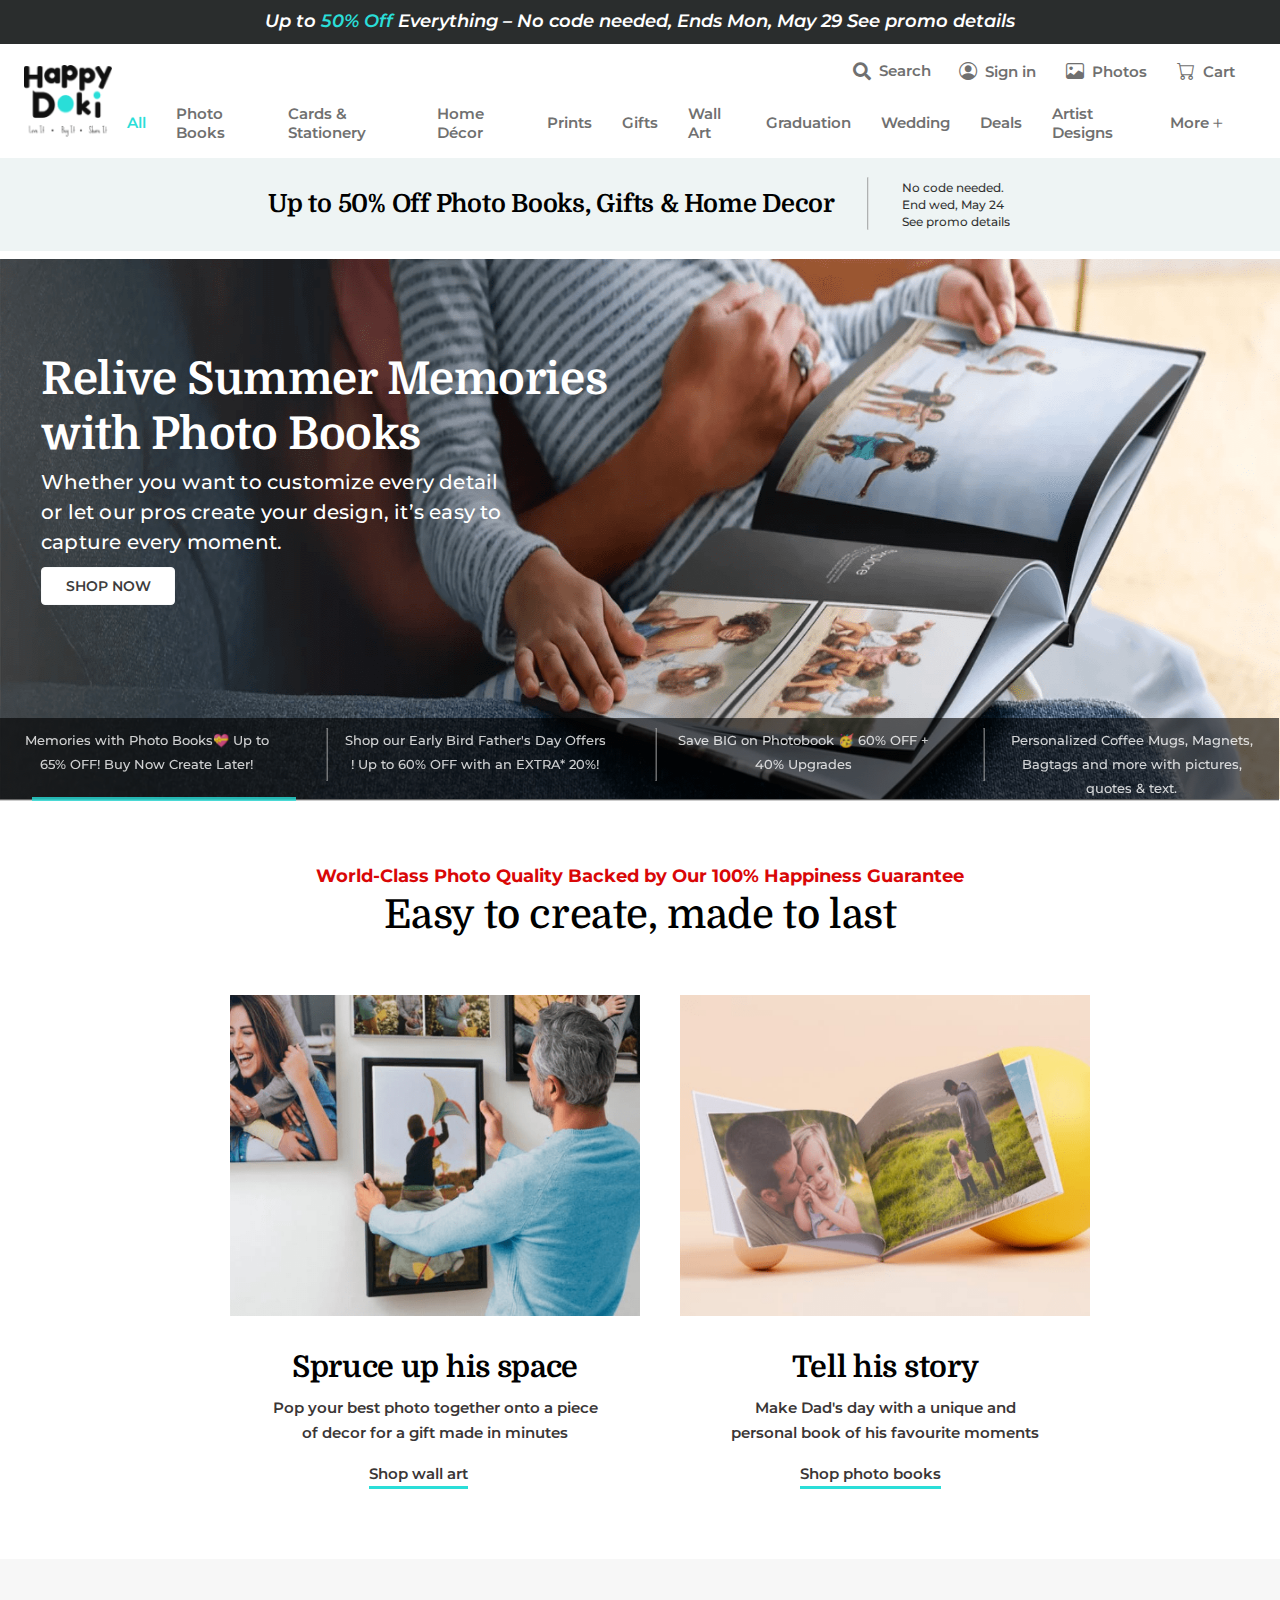
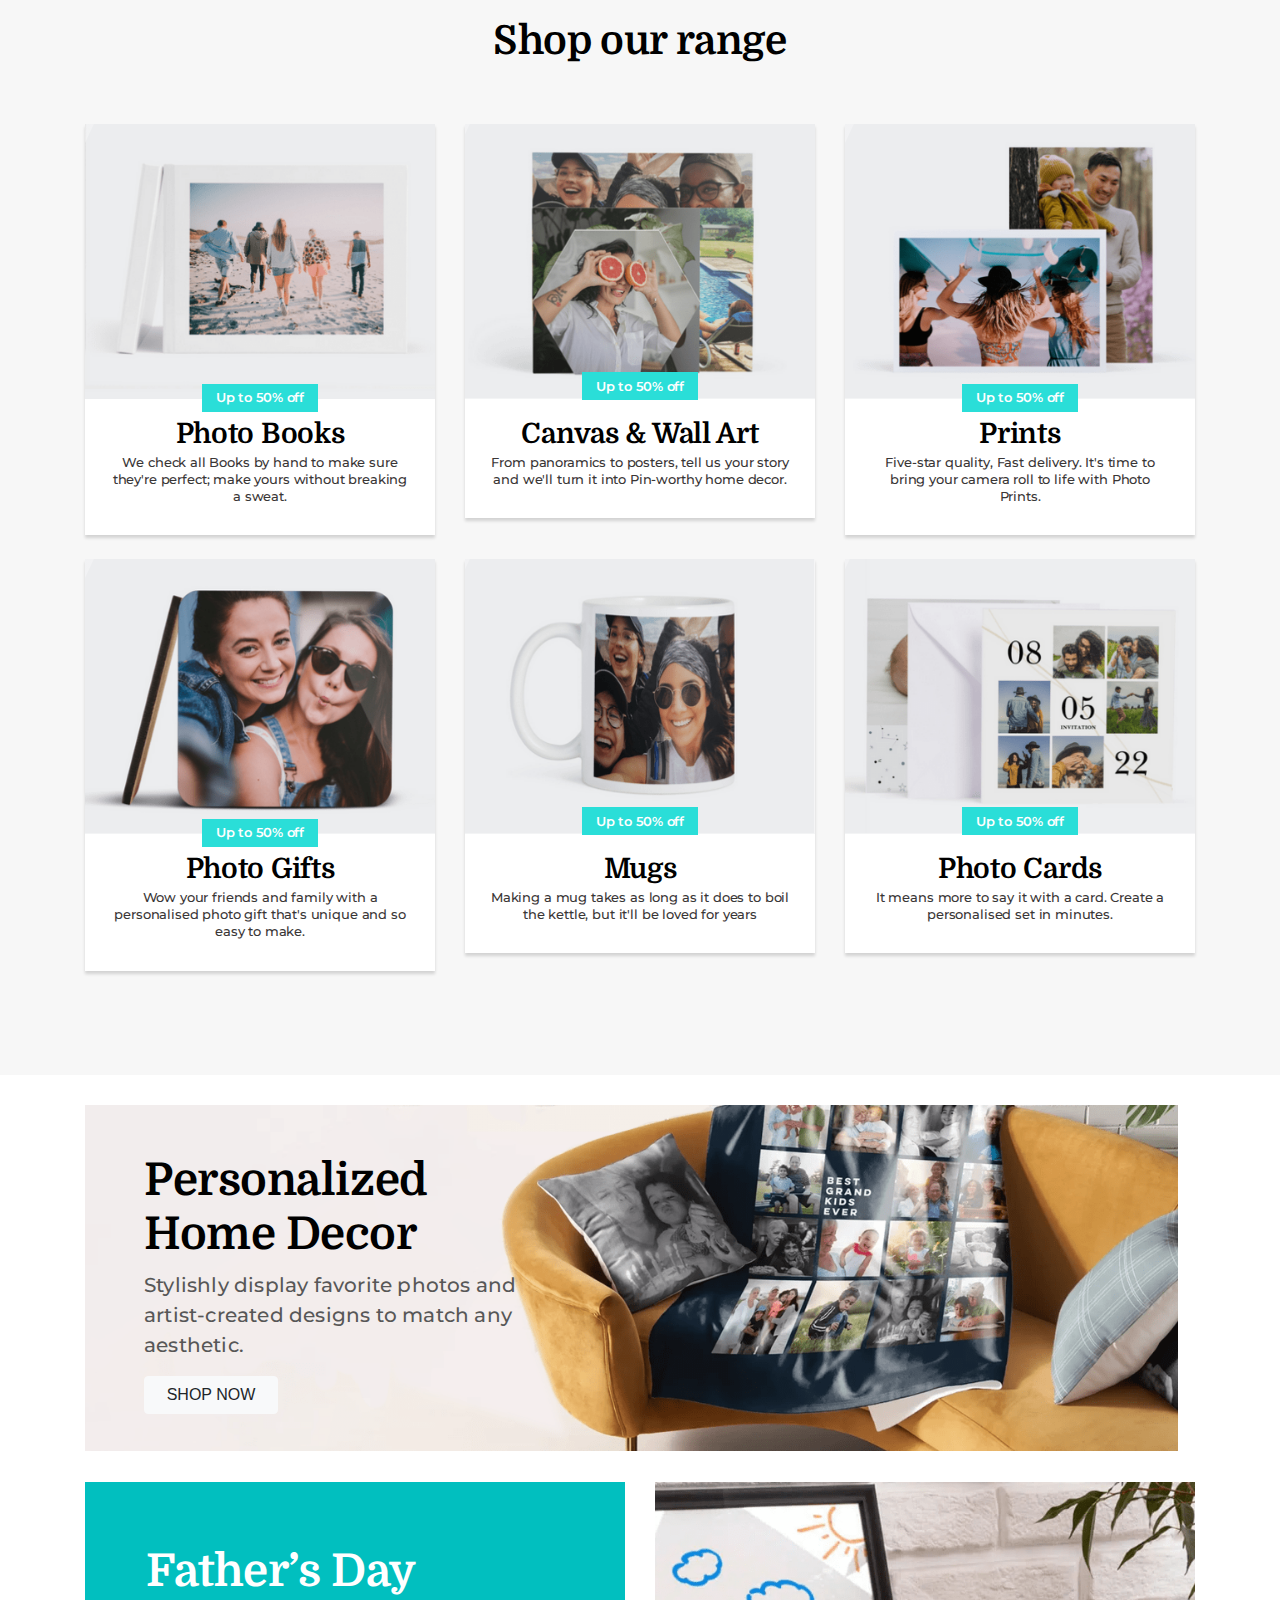
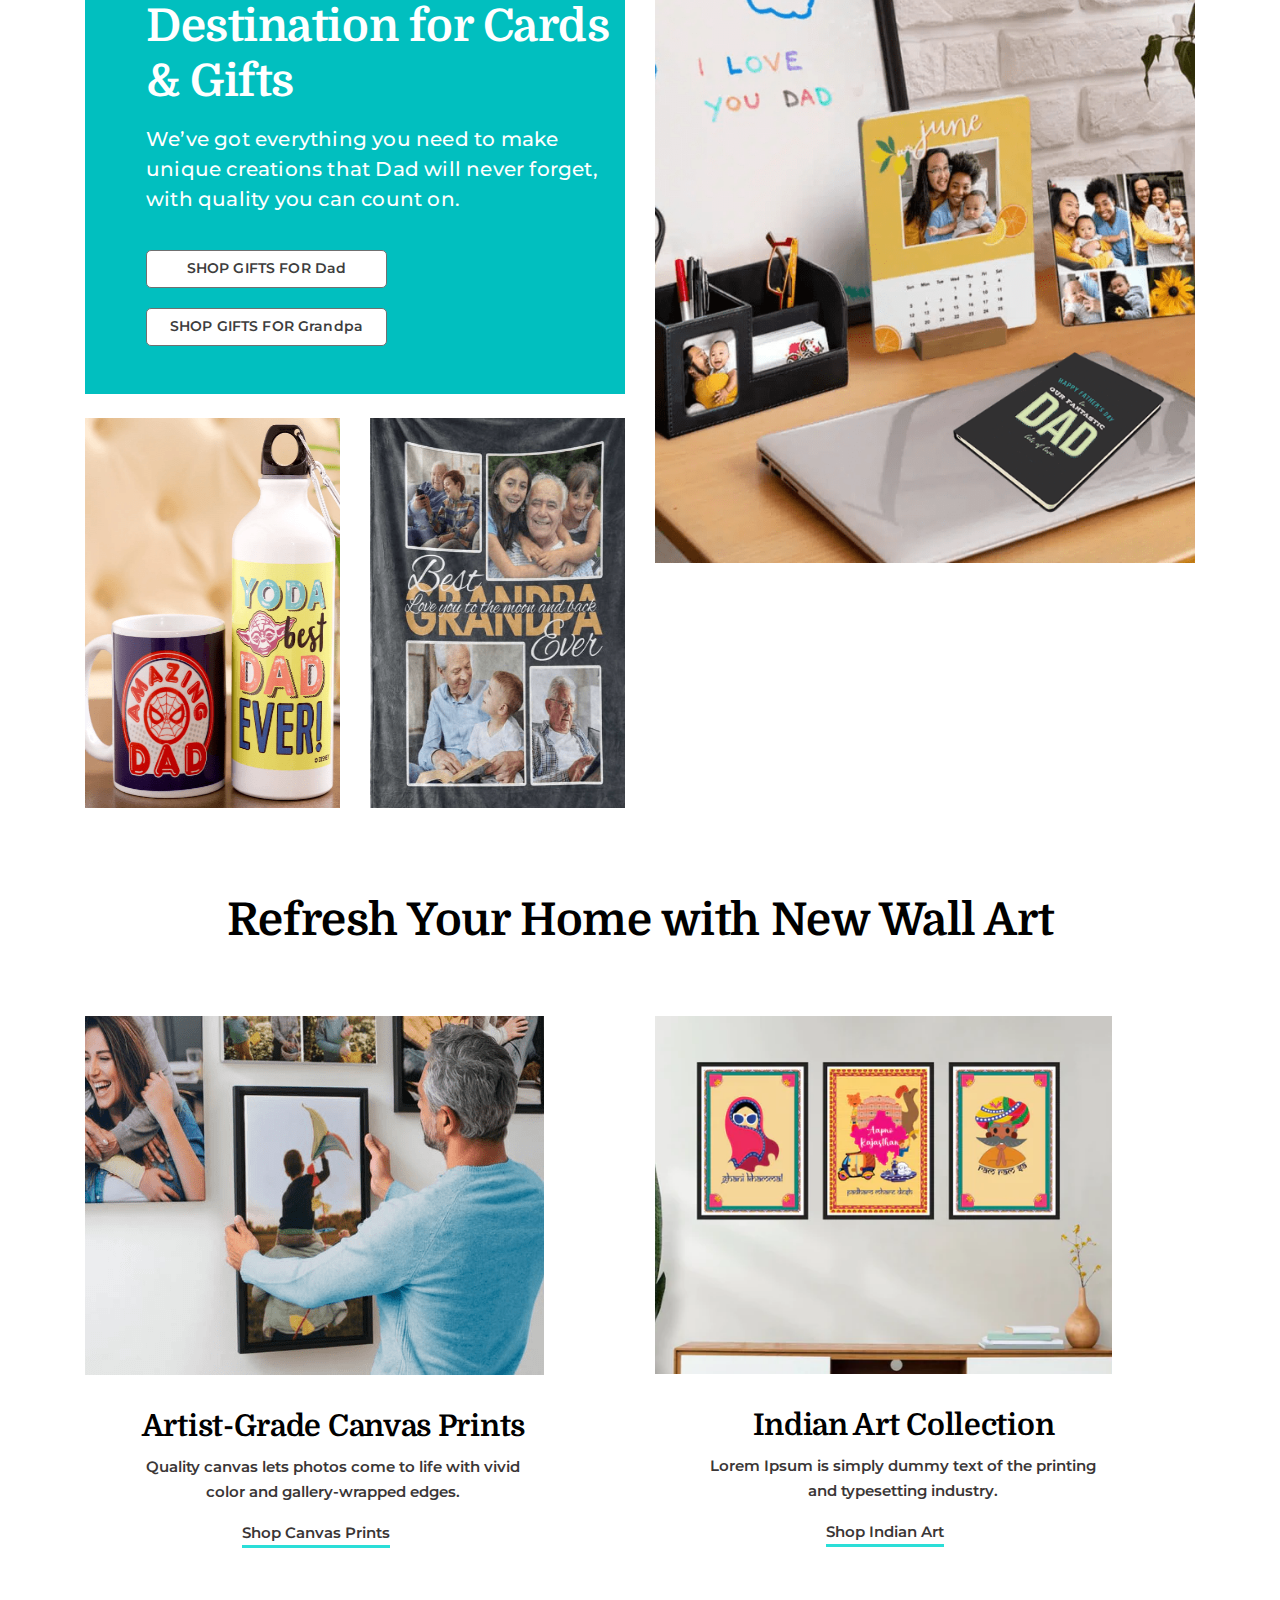
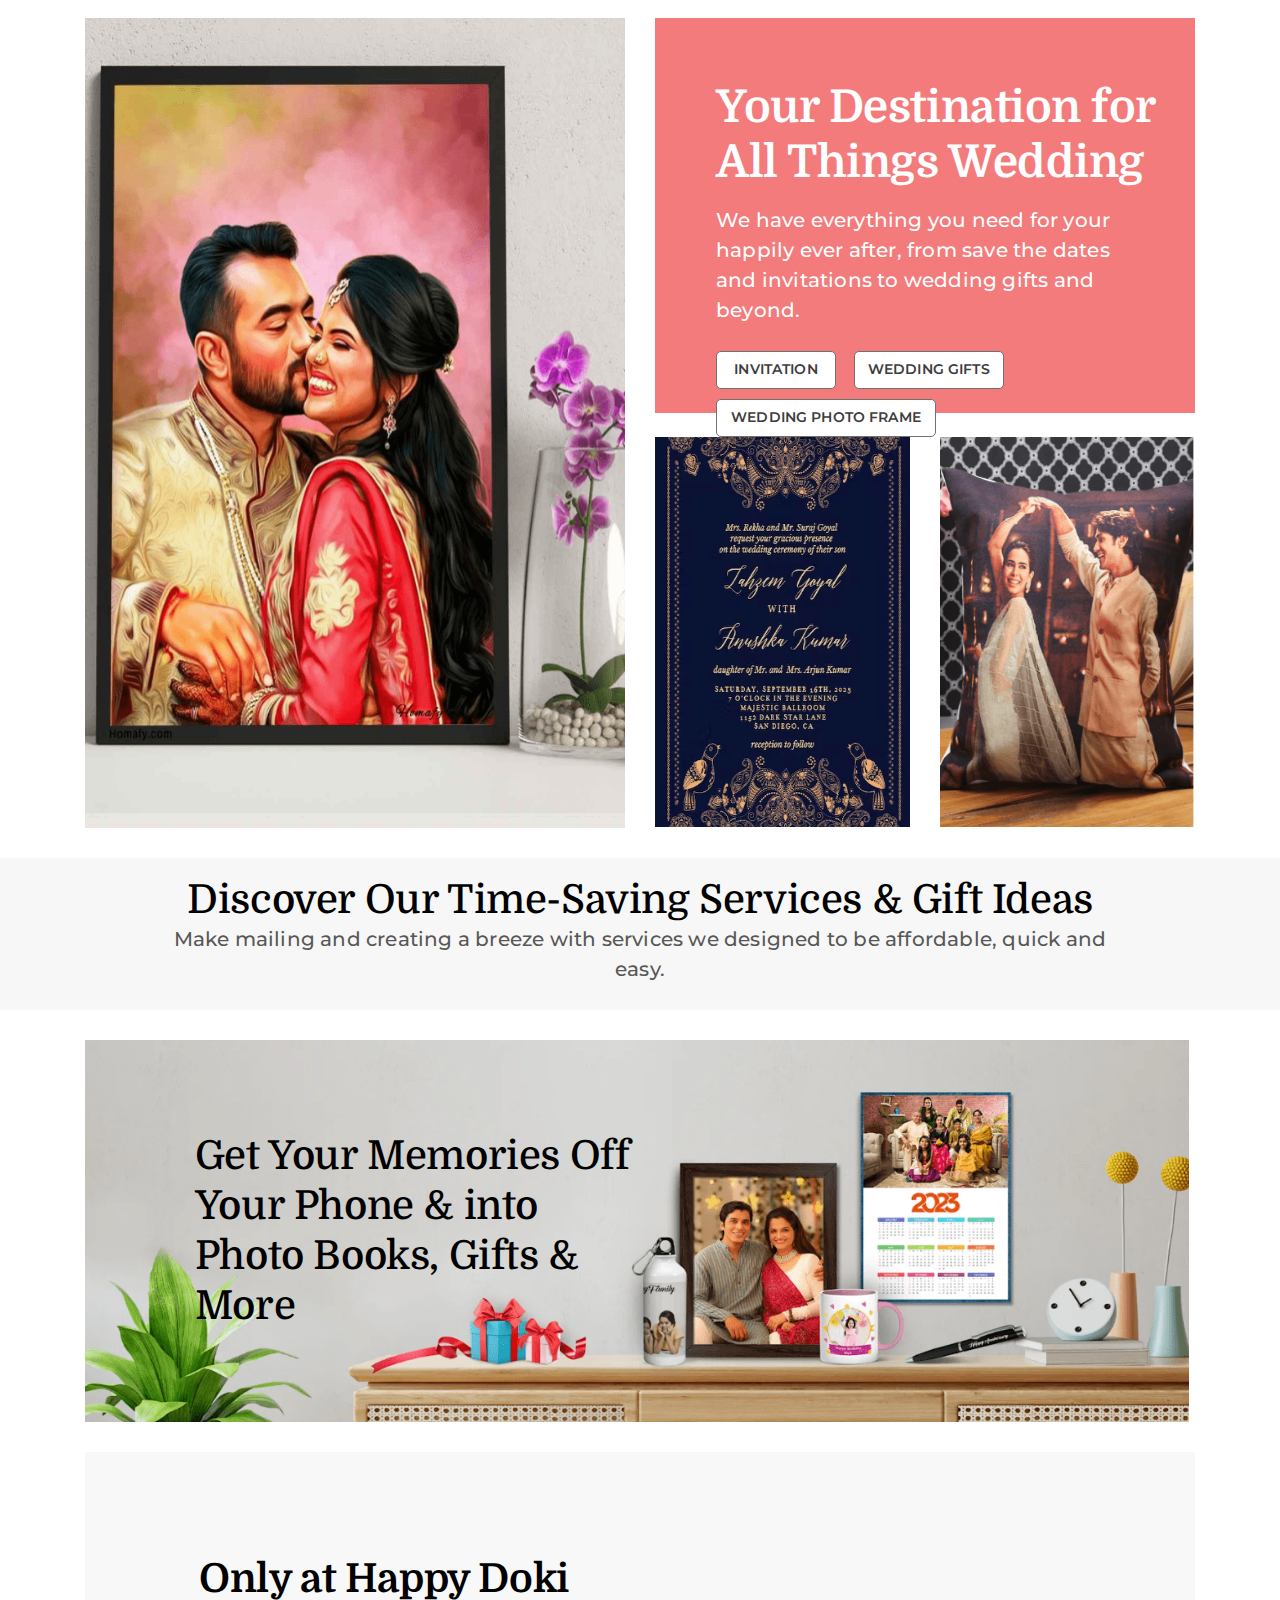
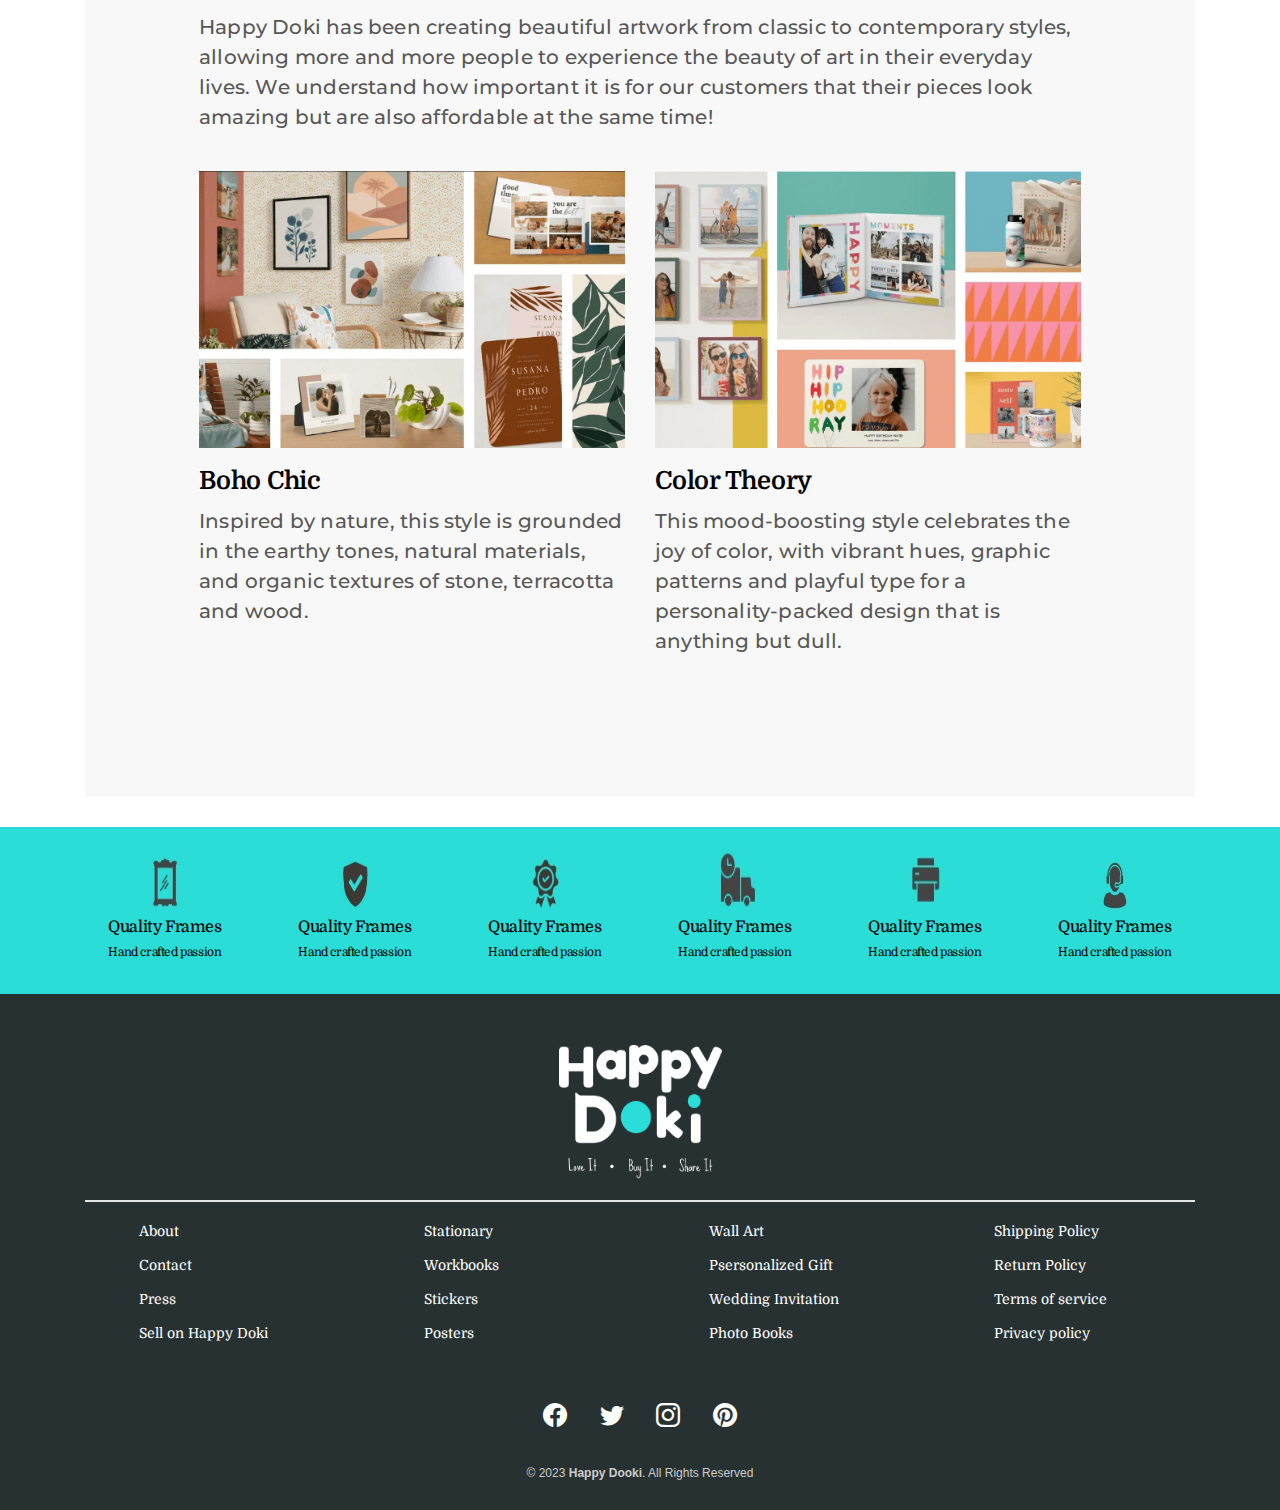
<file: index.html>
<!doctype html>
<html lang="en">
  <head>
    <!-- Required meta tags -->
    <meta charset="utf-8">
    <meta name="viewport" content="width=device-width, initial-scale=1, shrink-to-fit=no">
    <link href="assets/vendor/bootstrap-icons/bootstrap-icons.css" rel="stylesheet">
    <link rel="preconnect" href="https://fonts.googleapis.com">
    <link rel="preconnect" href="https://fonts.gstatic.com" crossorigin>
    <link href="https://fonts.googleapis.com/css2?family=Domine&family=Montserrat&display=swap" rel="stylesheet">


    <link rel="stylesheet" href="fonts/icomoon/style.css">

    <link rel="stylesheet" href="css/owl.carousel.min.css">

    <link rel="stylesheet" href="css/animate.css">

    <!-- Bootstrap CSS -->
    <link rel="stylesheet" href="css/bootstrap.min.css">
    <link href="https://cdn.jsdelivr.net/npm/bootstrap@5.3.0/dist/css/bootstrap.min.css" rel="stylesheet" integrity="sha384-9ndCyUaIbzAi2FUVXJi0CjmCapSmO7SnpJef0486qhLnuZ2cdeRhO02iuK6FUUVM" crossorigin="anonymous">

    <!-- Style -->
    <link rel="stylesheet" href="css/style.css">
    <link rel="stylesheet" href="https://use.fontawesome.com/releases/v5.8.1/css/all.css">

    <title>HAPPY DOKI</title>
  </head>
  <body>

     <!-- ======= Top Bar ======= -->
  <section id="topbar" class="fixed-top d-flex align-items-center">
    <div class="container d-flex justify-content-center align-items-center">
      <div class="topbartext">
      <p>Up to <span class="bluey">50% Off</span> Everything – No code needed, Ends Mon, May 29 See promo details</p>
    </div>
    </div>
  </section>

  <!-- ======= Header ======= -->
  <header id="header" class="fixed-top d-flex align-items-center">
    <div class="container cn d-flex align-items-center justify-content-between">
      <div class="logo">
        <a href="index.html"><img src="./assets/img/Box_Logo_1_1(1).png" alt=""></a>
        <!-- Uncomment below if you prefer to use an image logo -->
        <!-- <a href="index.html"><img src="assets/img/logo.png" alt="" class="img-fluid"></a>-->
      </div>

      <nav id="navbar" class="navbar">
        <div id='navBar'>
          <div id='topHalf'>
            <ul>
              <li><a class="nav-link scrollto " href="#hero">
                <div class="wrapper">
                  <div class="searchbar">
                    <!-- <input type="text" placeholder="Type here..."> -->
                    <div class="icon">
                      <i class="fas fa-search nav-icons"><span class="search-txt">Search</span></i>
                    </div>
                  </div>
                </div>
              </a>
            </li>
              <li class="dropdown"><a href="#about"><i class="bi bi-person-circle nav-icons"></i>Sign in</a>
                <ul style="display: block;">
                  <li><a href=""><button type="button" class="btn btn-light navbtn">SIGN IN</button>
                  </a></li>
                  <li><a href=""><button type="button" class="btn btn-light navbtn1">SIGN UP</button>
                  </a></li>
                </ul>
              </li>
              <li><a class="nav-link scrollto" href="#"><i class="bi bi-image nav-icons"></i>Photos</a></li>
              <li><a class="nav-link scrollto " href="#"><i class="bi bi-cart nav-icons"></i>Cart</a></li>
            </ul>
          </div>
          <div id='bottomHalf'>
            <ul>
              <li><a class="nav-link scrollto active" href="#">All</a></li>
              <li><a class="nav-link scrollto" href="#">Photo Books</a></li>
              <li><a class="nav-link scrollto" href="#">Cards & Stationery</a></li>
              <li><a class="nav-link scrollto " href="#">Home Décor</a></li>
              <li><a class="nav-link scrollto" href="#">Prints</a></li>
              <li><a class="nav-link scrollto" href="#">Gifts</a></li>
              <li><a class="nav-link scrollto" href="#">Wall Art</a></li>
              <li><a class="nav-link scrollto" href="#">Graduation </a></li>
              <li><a class="nav-link scrollto" href="#">Wedding</a></li>
              <li><a class="nav-link scrollto" href="#">Deals</a></li>
              <li><a class="nav-link scrollto" href="#">Artist Designs</a></li>
              <li class="dropdown"><a href="#"><span>More</span><i class="bi bi-plus"></i></a>
                <ul>
                  <li><a href="#">Drop Down 1</a></li>
                  <li><a href="#">Drop Down 2</a></li>
                  <li><a href="#">Drop Down 3</a></li>
                  <li><a href="#">Drop Down 4</a></li>
                </ul>
              </li>
            </ul>
          </div>

        </div>
        <i class="bi bi-list mobile-nav-toggle"></i>
      </nav>
      <!-- .navbar -->

    </div>
  </header><!-- End Header -->
  <!-- After nav -->
  <section class="after-nav">
    <div class="container">
      <span class="tag-line">
        Up to 50% Off Photo Books, Gifts & Home Decor
        <span class="vertical-line"></span><span class="after-nav-slogun">No code needed.
          End wed, May 24
          See promo details</span> </span>


    </div>
  </section>
  <!-- After nav -->





<!--  -->
  <div class="content">

    <div class="container cn">
      <div class="owl-carousel owl-1">

        <div class="media-29101 d-md-flex w-100">
          <div class="img">
            <img src="images/Image 40.png" alt="Image" class="img-fluid">
          </div>
          <div class="texts">
            <h3>Relive Summer Memories
              with Photo Books</h3>
            <p>Whether you want to customize every detail or let our pros create your design, it’s easy to capture every moment.</p>
            <button type="button" class="btn btn-light">SHOP NOW</button>
          </div>
        </div> <!-- .item -->

        <div class="media-29101 d-md-flex w-100">
          <div class="img">
            <img src="images/Image 40.png" alt="Image" class="img-fluid">
          </div>
          <div class="texts">
            <h3>Relive Summer Memories
              with Photo Books</h3>
            <p>Whether you want to customize every detail or let our pros create your design, it’s easy to capture every moment.</p>
            <button type="button" class="btn btn-light">SHOP NOW</button>
          </div>
        </div> <!-- .item -->

        <div class="media-29101 d-md-flex w-100">
          <div class="img">
            <img src="images/Image 40.png" alt="Image" class="img-fluid">
          </div>
          <div class="texts">
            <h3>Relive Summer Memories
              with Photo Books</h3>
            <p>Whether you want to customize every detail or let our pros create your design, it’s easy to capture every moment.</p>
            <button type="button" class="btn btn-light">SHOP NOW</button>
          </div>
        </div> <!-- .item -->

        <div class="media-29101 d-md-flex w-100">
          <div class="img">
            <img src="images/Image 40.png" alt="Image" class="img-fluid">
          </div>
          <div class="texts">
            <h3>Relive Summer Memories
              with Photo Books</h3>
            <p>Whether you want to customize every detail or let our pros create your design, it’s easy to capture every moment.</p>
            <button type="button" class="btn btn-light">SHOP NOW</button>
          </div>
        </div> <!-- .item -->



      </div>
      <div class="d-flex carousel-nav">
        <a href="#" class="col active">Memories with Photo Books💝
          Up to 65% OFF! Buy Now Create Later!</a> <span class="vertical-line"></span>
        <a href="#" class="col">Shop our Early Bird Father's Day Offers !
          Up to 60% OFF with an EXTRA* 20%!</a> <span class="vertical-line"></span>
        <a href="#" class="col">Save BIG on Photobook 🥳
          60% OFF + 40% Upgrades</a> <span class="vertical-line"></span>
        <a href="#" class="col">Personalized Coffee Mugs, Magnets, Bagtags and more with pictures, quotes & text.</a>
      </div>
    </div>
  </div>
    <!--  -->

    <!-- ======= Easy to create, made to last ======= -->
  <section id="easy-create" class="easy-create">
    <div class="container" >
      <div class="easy-create-title">
        <h3>World-Class Photo Quality Backed by Our 100% Happiness Guarantee</h3>
        <h2>Easy to create, made to last</h2>
      </div>

      <div class="row content">
        <div class="col-6 easy-create-col">
          <img src="./assets/img/easy-create-1.png" alt="">
          <div class="easy-create-text">
          <h2>Spruce up his space</h2>
          <p>Pop your best photo together onto a piece of decor for a gift made in minutes</p>
          <a href="">Shop wall art</a>
          </div>
        </div>
        <div class="col-6 easy-create-col-1">
          <div class="easy-create-text">
          <img src="./assets/img/easy-create-2.png" alt="">
          <h2>Tell his story</h2>
          <p>Make Dad's day with a unique and personal book of his favourite moments</p>
          <a href="" class="ec2">Shop photo books</a>
          </div>
        </div>
      </div>

    </div>
  </section><!-- End Easy to create, made to last -->

  <!-- ======= Portfolio Section ======= -->
  <section id="portfolio" class="portfolio">
    <div class="container">

      <div class="shop-items-heading">
        <h2>Shop our range</h2>

      </div>


      <div class="row portfolio-container">

        <div class="col-lg-4 col-md-6 col-6 portfolio-item filter-app">
          <div class="portfolio-wrap">
            <img src="assets/img/range-1.png" class="img-fluid" alt="">
            <h1>Photo Books</h1>
            <p>We check all Books by hand to make sure they're perfect; make yours without breaking a sweat.</p>
            <div class="offer-lable">
              <a href="">Up to 50% off</a>
            </div>
            <!-- <div class="portfolio-info">
                <h4>App 1</h4>
                <p>App</p>
                <div class="portfolio-links">
                  <a href="assets/img/portfolio/portfolio-1.jpg" data-gallery="portfolioGallery" class="portfolio-lightbox" title="App 1"><i class="ri-add-fill"></i></a>
                  <a href="portfolio-details.html" title="More Details"><i class="ri-links-fill"></i></a>
                </div>
              </div> -->
          </div>
        </div>

        <div class="col-lg-4 col-md-6 col-6 portfolio-item filter-web">
          <div class="portfolio-wrap">
            <img src="assets/img/range-2.png" class="img-fluid" alt="">
            <h1>Canvas & Wall Art</h1>
            <p>From panoramics to posters, tell us your story and we'll turn it into Pin-worthy home decor.</p>
            <div class="offer-lable">
              <a href="">Up to 50% off</a>
            </div>
            <!-- <div class="portfolio-info">
                <h4></h4>
                <div class="portfolio-links">
                  <a href="portfolio-details.html" title="More Details"><button>BUY NOW</button></a>
                </div>
              </div> -->
          </div>
        </div>

        <div class="col-lg-4 col-md-6 col-6 portfolio-item filter-app">
          <div class="portfolio-wrap">
            <img src="assets/img/range-3.png" class="img-fluid" alt="">
            <h1>Prints</h1>
            <p>Five-star quality, Fast delivery. It's time to bring your camera roll to life with Photo Prints.</p>
            <div class="offer-lable">
              <a href="">Up to 50% off</a>
            </div>
            <!-- <div class="portfolio-info">
                <h4>App 2</h4>
                <p>App</p>
                <div class="portfolio-links">
                  <a href="assets/img/portfolio/portfolio-3.jpg" data-gallery="portfolioGallery" class="portfolio-lightbox" title="App 2"><i class="ri-add-fill"></i></a>
                  <a href="portfolio-details.html" title="More Details"><i class="ri-links-fill"></i></a>
                </div>
              </div> -->
          </div>
        </div>

        <div class="col-lg-4 col-md-6 col-6 portfolio-item filter-app">
          <div class="portfolio-wrap">
            <img src="assets/img/range-4.png" class="img-fluid" alt="">
            <h1>Photo Gifts</h1>
            <p>Wow your friends and family with a personalised photo gift that's unique and so easy to make.</p>
            <div class="offer-lable">
              <a href="">Up to 50% off</a>
            </div>
            <!-- <div class="portfolio-info">
                <h4>App 1</h4>
                <p>App</p>
                <div class="portfolio-links">
                  <a href="assets/img/portfolio/portfolio-1.jpg" data-gallery="portfolioGallery" class="portfolio-lightbox" title="App 1"><i class="ri-add-fill"></i></a>
                  <a href="portfolio-details.html" title="More Details"><i class="ri-links-fill"></i></a>
                </div>
              </div> -->
          </div>
        </div>

        <div class="col-lg-4 col-md-6 col-6 portfolio-item filter-web">
          <div class="portfolio-wrap">
            <img src="assets/img/range-5.png" class="img-fluid" alt="">
            <h1>Mugs</h1>
            <p>Making a mug takes as long as it does to boil the kettle, but it'll be loved for years</p>
            <div class="offer-lable">
              <a href="">Up to 50% off</a>
            </div>
            <!-- <div class="portfolio-info">
                <h4></h4>
                <div class="portfolio-links">
                  <a href="portfolio-details.html" title="More Details"><button>BUY NOW</button></a>
                </div>
              </div> -->
          </div>
        </div>

        <div class="col-lg-4 col-md-6 col-6 portfolio-item filter-app">
          <div class="portfolio-wrap">
            <img src="assets/img/range-6.png" class="img-fluid" alt="">
            <h1>Photo Cards</h1>
            <p>It means more to say it with a card. Create a personalised set in minutes.</p>
            <div class="offer-lable">
              <a href="">Up to 50% off</a>
            </div>
            <!-- <div class="portfolio-info">
                <h4>App 2</h4>
                <p>App</p>
                <div class="portfolio-links">
                  <a href="assets/img/portfolio/portfolio-3.jpg" data-gallery="portfolioGallery" class="portfolio-lightbox" title="App 2"><i class="ri-add-fill"></i></a>
                  <a href="portfolio-details.html" title="More Details"><i class="ri-links-fill"></i></a>
                </div>
              </div> -->
          </div>
        </div>

      </div>

    </div>
  </section><!-- End Portfolio Section -->
    <!-- Personalized Section -->
    <section class="personalized">
      <div class="container">
          <div class="personalized-img">
          <img src="assets/img/Intersection-7.png" alt="">
          <div class="personalized-text">
            <h3>Personalized
                Home Decor</h3>
            <p>Stylishly display favorite photos and artist-created designs to match any aesthetic.</p>
            <button type="button" class="btn btn-light">SHOP NOW</button>
        </div>
      </div>
      </div>
  </section>
  <!-- Personalized Section End -->

  <!-- Father's day Section -->
  <section class="fathersday">
      <div class="container">
      <div class="row">

          <div class="col-12 col-lg-6">
              <div class="row">
                  <div class="col-12">

                  <div class="fathersdaytext">
                      <h3>Father’s Day Destination for Cards & Gifts</h3>
                      <p>We’ve got everything you need to make unique creations that Dad will never forget, with
                          quality you can count on.</p>
                      <button type="button" class="btn btn-light">SHOP GIFTS FOR Dad</button>&nbsp;&nbsp;&nbsp;<button
                          type="button" class="btn btn-light">SHOP GIFTS FOR Grandpa</button>
                  </div>
                  </div>
              </div>
              <div class="row">
                  <div class="col-6">
                      <div class="fatherimg">
                          <img src="assets/img/Intersection 8.png" alt="">
                      </div>
                  </div>
                  <div class="col-6">
                      <div class="fatherimg">
                          <img src="assets/img/Intersection 13.png" alt="">
                      </div>
                  </div>
              </div>
          </div>


          <div class="col-12 col-lg-6">
              <div class="fathersdayimg">
                  <img src="assets/img/Intersection 9.png" alt="">
              </div>
          </div>

      </div>
      </div>
  </section>
  <!-- Father's day Section end-->
  <!-- ======= Easy to create, made to last ======= -->
  <section id="wall-arts-sec" class="wall-arts-sec">
    <div class="container">
      <div class="wall-arts-title">
        <h2>Refresh Your Home with New Wall Art</h2>
      </div>

      <div class="row content">
        <div class="col-6 wall-arts-col">
          <img src="./assets/img/easy-create-1.png" alt="">
          <div class="wall-arts-text">
          <h2>Artist-Grade Canvas Prints</h2>
          <p>Quality canvas lets photos come to life with vivid color and gallery-wrapped edges.</p>
          <a href="">Shop Canvas Prints</a>
        </div>
        </div>
        <div class="col-6 wall-arts-col1">
          <img src="./assets/img/wall-art-col-2.png" alt="">
          <div class="wall-arts-text">
          <h2>Indian Art Collection</h2>
          <p>Lorem Ipsum is simply dummy text of the printing and typesetting industry.</p>
          <a href="" class="wa2">Shop Indian Art</a>
          </div>
        </div>
      </div>

    </div>
  </section><!-- End Easy to create, made to last -->
    <!-- Wedding section -->
    <section class="wedding">
      <div class="container">
          <div class="row">
              <div class="col-12 col-lg-6">
                  <div class="weddingdayimg">
                      <img src="assets/img/Intersection 17.png" alt="">
                  </div>

              </div>

              <div class="col-12 col-lg-6">
                  <div class="row">
                      <div class="col-12">

                      <div class="weddingdaytext">
                          <h3>Your Destination for All Things Wedding</h3>
                          <p>We have everything you need for your happily ever after, from save the dates and invitations to wedding gifts and beyond.</p>
                          <button type="button" class="btn btn-light">INVITATION</button>&nbsp;&nbsp;&nbsp;
                          <button type="button" class="btn b2 btn-light">WEDDING GIFTS</button>&nbsp;&nbsp;&nbsp;
                          <button type="button" class="btn b3 btn-light">WEDDING PHOTO FRAME</button>
                      </div>
                      </div>
                  </div>
                  <div class="row">
                      <div class="col-6">
                          <div class="weddingimg">
                              <img src="assets/img/Intersection 16.png" alt="">
                          </div>
                      </div>
                      <div class="col-6">
                          <div class="weddingimg">
                              <img src="assets/img/Group 18.png" alt="">
                          </div>
                      </div>
                  </div>
              </div>

          </div>
      </div>
  </section>
  <!-- Wedding section end -->
  <!-- Services & ideas -->
  <section class="Services-ideas">
    <div class="continer">
      <div class="Services-ideas-cantent">
        <h1>Discover Our Time-Saving Services & Gift Ideas</h1>
        <p>Make mailing and creating a breeze with services we designed to be affordable, quick and easy.</p>
      </div>
    </div>
  </section>
  <!-- Services & ideas -->
      <!-- Memories Section -->
      <section class="memories">
        <div class="container">
            <div class="memories-img">
            <img src="assets/img/Image 31.png" alt="">
            <div class="memories-text">
              <h3>Get Your Memories Off
                  Your Phone & into Photo Books, Gifts & More</h3>
          </div>
        </div>
        </div>
    </section>
    <!-- Memories Section End-->
  <!-- About us -->
  <section class="about-us">
    <div class="container">
      <div class="about-us-cn">
        <h1>Only at Happy Doki</h1>
        <p>Happy Doki has been creating beautiful artwork from classic to contemporary styles, allowing more and more
          people to experience the beauty of art in their everyday lives. We understand how important it is for our
          customers that their pieces look amazing but are also affordable at the same time!</p>
          <div class="row">
            <div class="col-6">
              <div class="about-us-img">
                <img src="./assets/img/about-1.png" alt="">
              </div>
              <div class="about-content">
                <h1>Boho Chic</h1>
                <p>Inspired by nature, this style is grounded in the earthy tones, natural materials, and organic textures of stone, terracotta and wood.</p>
              </div>
            </div>
            <div class="col-6">
              <div class="about-us-img">
                <img src="./assets/img/about-2.png" alt="">
              </div>
              <div class="about-content">
                <h1>Color Theory</h1>
                <p>This mood-boosting style celebrates the joy of color, with vibrant hues, graphic patterns and playful type for a personality-packed design that is anything but dull.</p>
              </div>
            </div>
          </div>
        </div>

    </div>
  </section>
  <!-- About us end-->
  <!-- Before footer -->
  <section class="before-footer">
    <div class="container">
      <div class="row">
        <div class="col-4 col-lg-2">
          <div class="befofe-footer-items">
            <img src="./assets/img/icon-1.jpg" alt="">
            <h6>Quality Frames</h6>
            <p>Hand crafted passion</p>
          </div>
        </div>
        <div class="col-4 col-lg-2">
          <div class="befofe-footer-items">
            <img src="./assets/img/icon-2.jpg" alt="">
            <h6>Quality Frames</h6>
            <p>Hand crafted passion</p>
          </div>
        </div>
        <div class="col-4 col-lg-2">
          <div class="befofe-footer-items">
            <img src="./assets/img/icon-3.jpg" alt="">
            <h6>Quality Frames</h6>
            <p>Hand crafted passion</p>
          </div>
        </div>
        <div class="col-4 col-lg-2">
          <div class="befofe-footer-items">
            <img src="./assets/img/icon-4.jpg" alt="">
            <h6>Quality Frames</h6>
            <p>Hand crafted passion</p>
          </div>
        </div>
        <div class="col-4 col-lg-2">
          <div class="befofe-footer-items">
            <img src="./assets/img/icon-5.jpg" alt="">
            <h6>Quality Frames</h6>
            <p>Hand crafted passion</p>
          </div>
        </div>
        <div class="col-4 col-lg-2">
          <div class="befofe-footer-items">
            <img src="./assets/img/icon-6.jpg" alt="">
            <h6>Quality Frames</h6>
            <p>Hand crafted passion</p>
          </div>
        </div>
      </div>
    </div>
  </section>
    <!-- Before footer end-->
    <!-- Footer -->
    <footer class="footer">
      <div class="container">
        <div class="row">
          <div class="col-12">
            <div class="footer-logo">
              <img src="./assets/img/footer-logo.png" alt="">
            </div>
          </div>
        </div>
        <hr class="footer-line">
        <div class="row">
          <div class="col-lg-3 col-6 footer-links">
            <ul>
              <li><a href="#">About</a></li>
              <li> <a href="#">Contact</a></li>
              <li> <a href="#">Press</a></li>
              <li><a href="#">Sell on Happy Doki</a></li>
            </ul>
          </div>
          <div class="col-lg-3 col-6 footer-links">
            <ul>
              <li><a href="#">Stationary</a></li>
              <li> <a href="#">Workbooks</a></li>
              <li> <a href="#">Stickers</a></li>
              <li><a href="#">Posters</a></li>
            </ul>
          </div>
          <div class="col-lg-3 col-6 footer-links">
            <ul>
              <li><a href="#">Wall Art</a></li>
              <li> <a href="#">Psersonalized Gift</a></li>
              <li> <a href="#">Wedding Invitation</a></li>
              <li><a href="#">Photo Books</a></li>
            </ul>
          </div>
          <div class="col-lg-3 col-6 footer-links">
            <ul>
              <li><a href="#">Shipping Policy</a></li>
              <li> <a href="#">Return Policy</a></li>
              <li><a href="#">Terms of service</a></li>
              <li><a href="#">Privacy policy</a></li>
            </ul>
          </div>
        </div>
        <div class="footer-icons">
          <a href=""><i class="bi bi-facebook"></i></a>
          <a href=""><i class="bi bi-twitter"></i></a>
          <a href=""><i class="bi bi-instagram"></i></a>
          <a href=""><i class="bi bi-pinterest"></i></a>
        </div>
        <div class="copyright">
          &copy; 2023 <strong><span>Happy Dooki</span></strong>. All Rights Reserved
        </div>
      </div>
    </footer>
    <!-- footer -->
  <a href="#" class="back-to-top d-flex align-items-center justify-content-center"><i
      class="bi bi-arrow-up-short"></i></a>


    <script src="js/jquery-3.3.1.min.js"></script>
    <script src="js/popper.min.js"></script>
    <script src="js/bootstrap.min.js"></script>
    <script src="js/owl.carousel.min.js"></script>
    <script src="js/main.js"></script>
    <script src="https://cdn.jsdelivr.net/npm/bootstrap@5.3.0/dist/js/bootstrap.bundle.min.js" integrity="sha384-geWF76RCwLtnZ8qwWowPQNguL3RmwHVBC9FhGdlKrxdiJJigb/j/68SIy3Te4Bkz" crossorigin="anonymous"></script>
  </body>
</html>
</file>
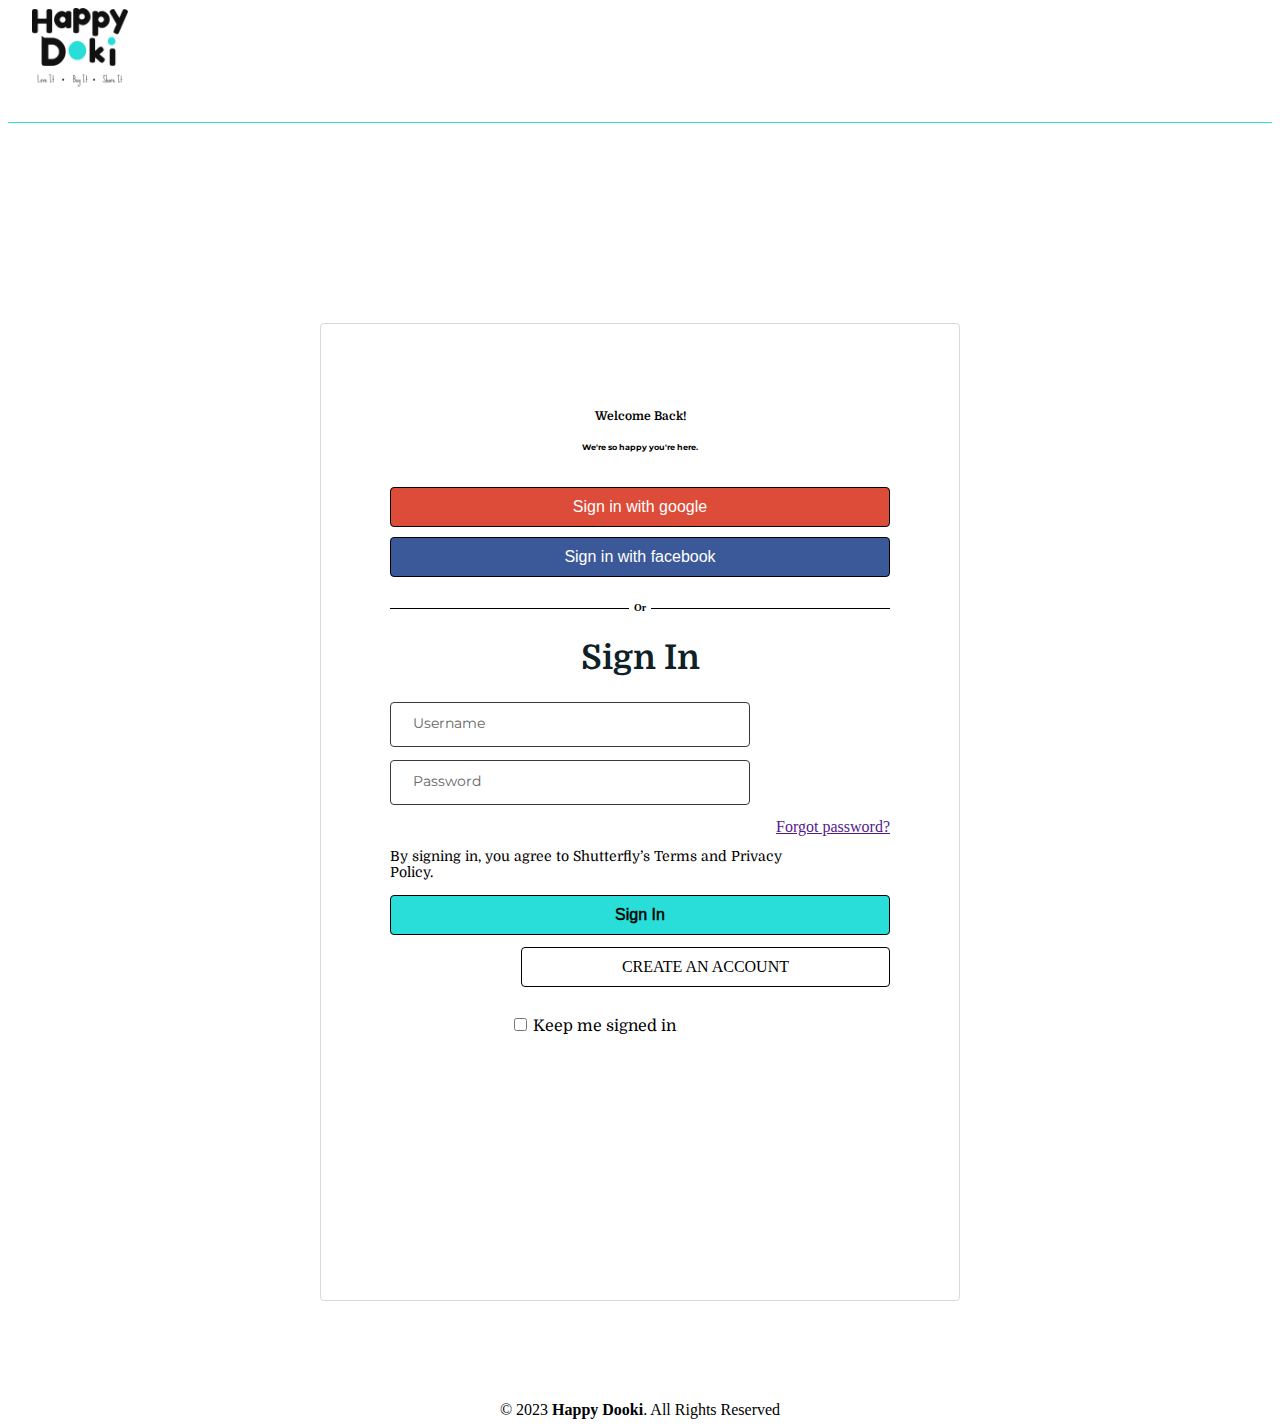
<file: login.html>
<html lang="en">

<head>
    <meta charset="UTF-8">
    <meta http-equiv="X-UA-Compatible" content="IE=edge">
    <meta name="viewport" content="width=device-width, initial-scale=1.0">
    <title>Form Validation</title>
    <link rel="preconnect" href="https://fonts.googleapis.com">
    <link rel="preconnect" href="https://fonts.gstatic.com" crossorigin>
    <link href="https://fonts.googleapis.com/css2?family=Poppins:wght@400;700&display=swap" rel="stylesheet">
    <link href="https://cdn.jsdelivr.net/npm/bootstrap@5.3.0/dist/css/bootstrap.min.css" rel="stylesheet"
        integrity="sha384-9ndCyUaIbzAi2FUVXJi0CjmCapSmO7SnpJef0486qhLnuZ2cdeRhO02iuK6FUUVM" crossorigin="anonymous">
        <link href="https://fonts.googleapis.com/css2?family=Domine&family=Montserrat&display=swap" rel="stylesheet">
        <link rel="stylesheet" href="https://cdnjs.cloudflare.com/ajax/libs/font-awesome/6.4.0/css/all.min.css" integrity="sha512-iecdLmaskl7CVkqkXNQ/ZH/XLlvWZOJyj7Yy7tcenmpD1ypASozpmT/E0iPtmFIB46ZmdtAc9eNBvH0H/ZpiBw==" crossorigin="anonymous" referrerpolicy="no-referrer" />
    <link rel="stylesheet" href="https://cdnjs.cloudflare.com/ajax/libs/font-awesome/6.4.0/css/all.min.css" integrity="sha512-iecdLmaskl7CVkqkXNQ/ZH/XLlvWZOJyj7Yy7tcenmpD1ypASozpmT/E0iPtmFIB46ZmdtAc9eNBvH0H/ZpiBw==" crossorigin="anonymous" referrerpolicy="no-referrer" />

    <style>

        .form-head h4 {
            text-align: center;
            font-family: Domine;
        }

        .form-head h6 {
            text-align: center;
            margin-bottom: 25px;
            font-family: Montserrat;
        }
        #form {
    width: 500px;
    height: 838px;
    margin: 100px auto 0 auto;
    padding: 69px 69px;
    background-color: rgb(255, 255, 255);
    border-radius: 4px;
    font-size: 12px;
    border: 1px solid #d9d9d9;
    margin-top: 200px;
}
        #form h1 {
            color: #0f2027;
            text-align: center;
            font-size: 34px;
            margin: 25px 0px;
            font-family: Domine;
        }
        label {
    font-family: Montserrat;
}
        #form button {
            padding: 10px;
            margin-top: 10px;
            width: 100%;
            color: rgb(255, 255, 255);
            background-color: #29ded8;
            border: none;
            border-radius: 4px;
            border: 1px solid black;
            font-size: 16px;
            
        }
        #form .b9 {
            padding: 10px;
            margin-top: 10px;
            width: 100%;
            color: rgb(0, 0, 0);
            background-color: #29ded8;
            border: none;
            border-radius: 4px;
            border: 1px solid black;
            font-size: 16px;
            -webkit-text-stroke: 0.5px black;
        }
        #form .b9:hover{
            background-color: black;
            color: #29ded8;
            transition: 1s;
            -webkit-text-stroke: 0.5px #29ded8;
        }

        #form a {
            float: right;
            margin-top: 18px;
            font-size: 16px;
        }


        .input-control input:focus {
            outline: 0;
        }

        .input-control.success input {
            border-color: #09c372;
        }

        .input-control.error input {
            border-color: #ff3860;
        }

        .input-control .error {
            color: #ff3860;
            font-size: 9px;
            height: 13px;
        }
         #header {
  height: 114px;
  z-index: 997;
  transition: all 0.5s;
  background: #fff;
  top: 0px;
  border-bottom:1px solid #29ded8;
}

#header.header-scrolled {
  box-shadow: 0px 0px 20px 0px rgba(0, 0, 0, 0.1);
  top: 0;
}

#header .logo h1 {
  font-size: 28px;
  margin: 0;
  line-height: 1;
  font-weight: 700;
  letter-spacing: 1px;
}

#header .logo h1 a,
#header .logo h1 a:hover {
  color: #354144;
  text-decoration: none;
}

#header .logo h1 a span,
#header .logo h1 a:hover span {
  color: #01b1d7;
}

#header .logo img {
  padding: 0 0 0 24px;
  margin: 0;
  max-width: 100%;
}
#form .su {
            float: right;
            margin-top: 12px;
            font-size: 16px;
            border: 1px solid #000;
            padding: 10px 100px;
            color: #000;
            text-decoration: none;
            border-radius: 4px;
        }

        #form .su:hover {
            background-color: black;
            color: white;
            transition: 1s;

        }
        .form-check {
padding-top: 80px;
padding-left: 120px;
}
.form-check-label{
    width: 240px;
    font-size: 16px;
    font-family: Domine;
}
.form-check-input[type=checkbox] {
    border: 1px solid black;
}
.form-check-input:checked {
    background-color: #000000;
    border-color: #000101;
}
.form-check-input[type=checkbox]
{
    font-size: initial;
}
footer.footer {
            margin-top: 100px;
        }

        .input-control
{
   position: relative;
}
.input
{
   padding: 10px;
   width: 100%;
   max-width: 360px;
   box-sizing: border-box;
   outline: none;
    border: 1px solid #3a3a3a;
    border-radius: 4px;
    height: 45px;
}
.placeholder1
{
    position: absolute;
    top: 12px;
    left: 18px;
    font-size: 14px;
    padding: 0px 5px;
    color: #666;
    transition: 0.3s;
    pointer-events: none;
}

.input:focus + .placeholder1,
.input:not(:placeholder-shown) + .placeholder1
{
    top: -10px;
    color: #000000;
    background-color: #fff;
}

h5 {
    overflow: hidden;
    text-align: center;
    margin-top: 25px;
}
h5:before,
h5:after {
    background-color: #000;
    content: "";
    display: inline-block;
    height: 1px;
    position: relative;
    vertical-align: middle;
    width: 50%;
}
h5:before {
    right: 0.5em;
    margin-left: -50%;
}
h5:after {
    left: 0.5em;
    margin-right: -50%;
}
.fp{
    margin-top: 0px!important;
    margin-bottom: 10px;
}
p{
font-size: 14px;
    margin-top: 30px;
    width: 81%;
    margin-bottom: 0px;
    font-family: 'DOMINE';
    margin-bottom: 5px;
}

    </style>
</head>

<body>
    <!-- ======= Header ======= -->
  <header id="header" class="fixed-top d-flex align-items-center">
    <div class="container-fluid d-flex align-items-center justify-content-between">
      <div class="logo">
        <a href="index.html"><img src="./assets/img/Box_Logo_1_1(1).png" alt=""></a>
        <!-- Uncomment below if you prefer to use an image logo -->
        <!-- <a href="index.html"><img src="assets/img/logo.png" alt="" class="img-fluid"></a>-->
      </div>
    </div>
  </header><!-- End Header -->
    <div class="container">
        <form id="form" action="/">
            <div class="form-head">
                <h4>Welcome Back!</h4>
                <h6>We're so happy you're here.</h6>
                <button class="btn btn-lg btn-block btn-primary" style="background-color: #dd4b39;"
                type="button"><i class="fab fa-google me-2"></i> Sign in with google</button>
              <button class="btn btn-lg btn-block btn-primary mb-2" style="background-color: #3b5998;"
                type="button"><i class="fab fa-facebook-f me-2"></i>Sign in with facebook</button>
                <h5>Or</h5>
            </div>
            <h1>Sign In</h1>
            <div class="input-control">
                <input type="text" class="input" id="username" name="username" placeholder=" ">
                 <label class="placeholder1">Username</label>
                 <div class="error"></div>
        </div>
        <div class="input-control">
            <input type="password" class="input" id="password" name="password" placeholder=" ">
             <label class="placeholder1">Password</label>
             <div class="error"></div>
    </div>
    <a class="fp" href="">Forgot password?</a>
    <p>By signing in, you agree to Shutterfly’s Terms and Privacy Policy.</p>
            <button class="b9" type="submit">Sign In</button>
            <a class="su" href="./signin-up.html">CREATE AN ACCOUNT</a>
            <div class="form-check">
                <input class="form-check-input" type="checkbox" value="" id="defaultCheck1">
                <label class="form-check-label" for="defaultCheck1">
                  Keep me signed in
                </label>
              </div>
        </form>
    </div>
        <!-- Footer -->
        <footer class="footer">
            <div class="container">
                <div class="row">
                    <div class="copyright" style="text-align: center;">
                        &copy; 2023 <strong><span>Happy Dooki</span></strong>. All Rights Reserved
                    </div>
                </div>
    
            </div>
        </footer>
        <!-- footer -->
    <script>
        const form = document.getElementById('form');
        const username = document.getElementById('username');
        const password = document.getElementById('password');

        form.addEventListener('submit', e => {
            e.preventDefault();

            validateInputs();
        });

        const setError = (element, message) => {
            const inputControl = element.parentElement;
            const errorDisplay = inputControl.querySelector('.error');

            errorDisplay.innerText = message;
            inputControl.classList.add('error');
            inputControl.classList.remove('success')
        }

        const setSuccess = element => {
            const inputControl = element.parentElement;
            const errorDisplay = inputControl.querySelector('.error');

            errorDisplay.innerText = '';
            inputControl.classList.add('success');
            inputControl.classList.remove('error');
        };


        const validateInputs = () => {
            const usernameValue = username.value.trim();
            const passwordValue = password.value.trim();

            if (usernameValue === '') {
                setError(username, 'Username is required');
            } else {
                setSuccess(username);
            }


            if (passwordValue === '') {
                setError(password, 'Password is required');
            } else if (passwordValue.length < 8) {
                setError(password, 'Password must be at least 8 character.')
            } else {
                setSuccess(password);
            }
        };

    </script>
        <script src="https://apis.google.com/js/platform.js?onload=renderButton" async defer></script>
    <script src="https://cdn.jsdelivr.net/npm/bootstrap@5.3.0/dist/js/bootstrap.bundle.min.js"
        integrity="sha384-geWF76RCwLtnZ8qwWowPQNguL3RmwHVBC9FhGdlKrxdiJJigb/j/68SIy3Te4Bkz"
        crossorigin="anonymous"></script>
</body>

</html>
</file>
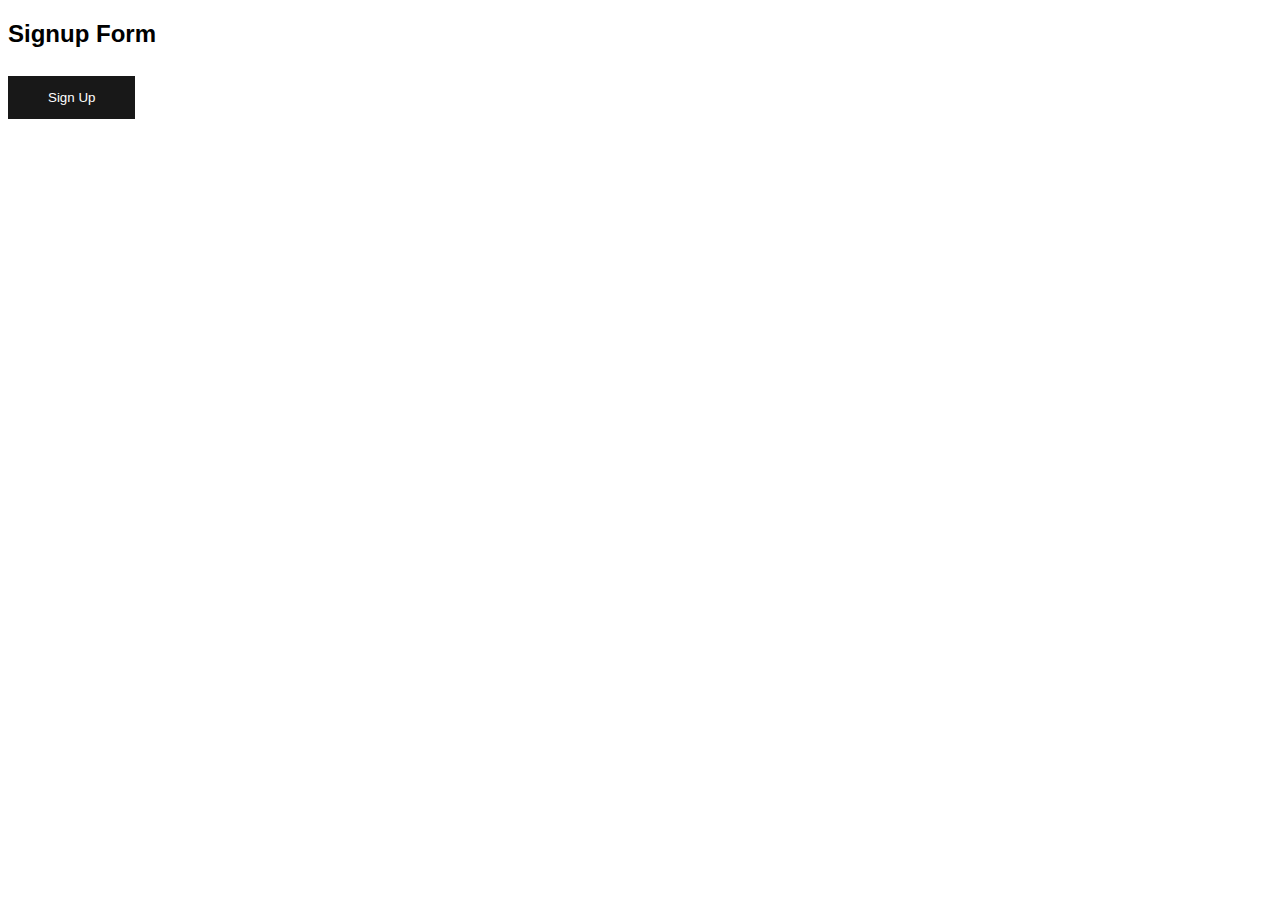
<file: loginpopup.html>
<!DOCTYPE html>
<html>
<style>
body {font-family: Arial, Helvetica, sans-serif;}
* {box-sizing: border-box;}

/* Full-width input fields */
input[type=text], input[type=password] {
  width: 100%;
  padding: 15px;
  margin: 5px 0 22px 0;
  display: inline-block;
  border: none;
  background: #f1f1f1;
}

/* Add a background color when the inputs get focus */
input[type=text]:focus, input[type=password]:focus {
  background-color: #ddd;
  outline: none;
}

/* Set a style for all buttons */
button {
  background-color: #000000;
  color: white;
  padding: 14px 40px;
  margin: 8px 0;
  border: none;
  cursor: pointer;
  width: 100%;
  opacity: 0.9;
}

button:hover {
  opacity:1;
}

/* Extra styles for the cancel button */
.cancelbtn {
  padding: 14px 20px;
  background-color: #f44336;
}

/* Float cancel and signup buttons and add an equal width */
.cancelbtn, .signupbtn {
  float: left;
  width: 50%;
}

/* Add padding to container elements */
.container {
  padding: 16px;
}

/* The Modal (background) */
.modal {
  display: none; /* Hidden by default */
  position: fixed; /* Stay in place */
  z-index: 1; /* Sit on top */
  left: 0;
  top: 0;
  width: 100%; /* Full width */
  height: 100%; /* Full height */
  overflow: auto; /* Enable scroll if needed */
  background-color: #474e5d;
  padding-top: 50px;
}

/* Modal Content/Box */
.modal-content {
  background-color: #fefefe;
  margin: 5% auto 15% auto; /* 5% from the top, 15% from the bottom and centered */
  border: 1px solid #888;
  width: 35%; /* Could be more or less, depending on screen size */
}

/* Style the horizontal ruler */
hr {
  border: 1px solid #f1f1f1;
  margin-bottom: 25px;
}
 
/* The Close Button (x) */
.close {
  position: absolute;
  right: 35px;
  top: 15px;
  font-size: 40px;
  font-weight: bold;
  color: #f1f1f1;
}

.close:hover,
.close:focus {
  color: #f44336;
  cursor: pointer;
}

/* Clear floats */
.clearfix::after {
  content: "";
  clear: both;
  display: table;
}

/* Change styles for cancel button and signup button on extra small screens */
@media screen and (max-width: 300px) {
  .cancelbtn, .signupbtn {
     width: 100%;
  }
}
.b1{
    border: 4px solid red;
}
</style>
<body>

<h2>Signup Form</h2>

<button onclick="document.getElementById('id01').style.display='block'" style="width:auto;">Sign Up</button>

<div id="id01" class="modal">
  <span onclick="document.getElementById('id01').style.display='none'">&times;</span>
  <form class="modal-content" action="/action_page.php">
    <div class="container">
        <button class="b1" onclick="document.getElementById('id01').style.display='block'" style="width:auto;"><h1>Seller</h1></button>
        <button onclick="document.getElementById('id02').style.display='block'" style="width:auto;"><h1>Buyer</h1></button>
        <button onclick="document.getElementById('id03').style.display='block'" style="width:auto;"><h1>Vendor</h1></button>

        
      <p>Please fill in this form to create an account.</p>
      <hr>
      <label for="email"><b>Email</b></label>
      <input type="text" placeholder="Enter Email" name="email" required>

      <label for="psw"><b>Password</b></label>
      <input type="password" placeholder="Enter Password" name="psw" required>

      <label for="psw-repeat"><b>Repeat Password</b></label>
      <input type="password" placeholder="Repeat Password" name="psw-repeat" required>
      
      <label>
        <input type="checkbox" checked="checked" name="remember" style="margin-bottom:15px"> Remember me
      </label>

      <p>By creating an account you agree to our <a href="#" style="color:dodgerblue">Terms & Privacy</a>.</p>

      <div class="clearfix">
        <button type="button" onclick="document.getElementById('id01').style.display='none'" class="cancelbtn">Cancel</button>
        <button type="submit" class="signupbtn">Sign Up</button>
      </div>
    </div>
  </form>
</div>


<div id="id02" class="modal">
    <span onclick="document.getElementById('id02').style.display='none'">&times;</span>
    <form class="modal-content" action="/action_page.php">
      <div class="container">
          <button onclick="document.getElementById('id01').style.display='block'" style="width:auto;"><h1>Seller</h1></button>
          <button class="b1" onclick="document.getElementById('id02').style.display='block'" style="width:auto;"><h1>Buyer</h1></button>
          <button onclick="document.getElementById('id03').style.display='block'" style="width:auto;"><h1>Vendor</h1></button>
          
        <p>Please fill in this form to create an account.</p>
        <hr>
        <label for="email"><b>Email</b></label>
        <input type="text" placeholder="Enter Email" name="email" required>
  
        <label for="psw"><b>Password</b></label>
        <input type="password" placeholder="Enter Password" name="psw" required>
  
        <label for="psw-repeat"><b>Repeat Password</b></label>
        <input type="password" placeholder="Repeat Password" name="psw-repeat" required>
        
        <label>
          <input type="checkbox" checked="checked" name="remember" style="margin-bottom:15px"> Remember me
        </label>
  
        <p>By creating an account you agree to our <a href="#" style="color:dodgerblue">Terms & Privacy</a>.</p>
  
        <div class="clearfix">
          <button type="button" onclick="document.getElementById('id02').style.display='none'" class="cancelbtn">Cancel</button>
          <button type="submit" class="signupbtn">Sign Up</button>
        </div>
      </div>
    </form>
  </div>

  <div id="id03" class="modal">
    <span onclick="document.getElementById('id03').style.display='none'">&times;</span>
    <form class="modal-content" action="/action_page.php">
      <div class="container">
          <button onclick="document.getElementById('id01').style.display='block'" style="width:auto;"><h1>Seller</h1></button>
          <button onclick="document.getElementById('id02').style.display='block'" style="width:auto;"><h1>Buyer</h1></button>
          <button class="b1" onclick="document.getElementById('id03').style.display='block'" style="width:auto;"><h1>Vendor</h1></button>
          
        <p>Please fill in this form to create an account.</p>
        <hr>
        <label for="email"><b>Emaill</b></label>
        <input type="text" placeholder="Enter Email" name="email" required>
  
        <label for="psw"><b>Password</b></label>
        <input type="password" placeholder="Enter Password" name="psw" required>
  
        <label for="psw-repeat"><b>Repeat Password</b></label>
        <input type="password" placeholder="Repeat Password" name="psw-repeat" required>

        <label for="psw-repeat"><b>Repeat Password</b></label>
        <input type="password" placeholder="Repeat Password" name="psw-repeat" required>

        
        <label>
          <input type="checkbox" checked="checked" name="remember" style="margin-bottom:15px"> Remember me
        </label>
  
        <p>By creating an account you agree to our <a href="#" style="color:dodgerblue">Terms & Privacy</a>.</p>
  
        <div class="clearfix">
          <button type="button" onclick="document.getElementById('id03').style.display='none'" class="cancelbtn">Cancel</button>
          <button type="submit" class="signupbtn">Sign Up</button>
        </div>
      </div>
    </form>
  </div>
  
<script>
// Get the modal
// var modal = document.getElementById('id01');

// When the user clicks anywhere outside of the modal, close it
// window.onclick = function(event) {
//   if (event.target == modal) {
//     modal.style.display = "none";
//     console.log('event.target', event.target);
//   }
// }

// var modal = document.getElementById('id02');

// When the user clicks anywhere outside of the modal, close it
// window.onclick = function(event) {
//   if (event.target == modal) {
//     modal.style.display = "none";
//   }
// }

// var modal = document.getElementById('id03');

// When the user clicks anywhere outside of the modal, close it
// window.onclick = function(event) {
//   if (event.target == modal) {
//     modal.style.display = "none";
//   }
// }
</script>
<script>
  jQuery('.modal-content').submit(function(){
    event.preventDefault();
    alert('ass');
  })
</script>
</body>
</html>
</file>
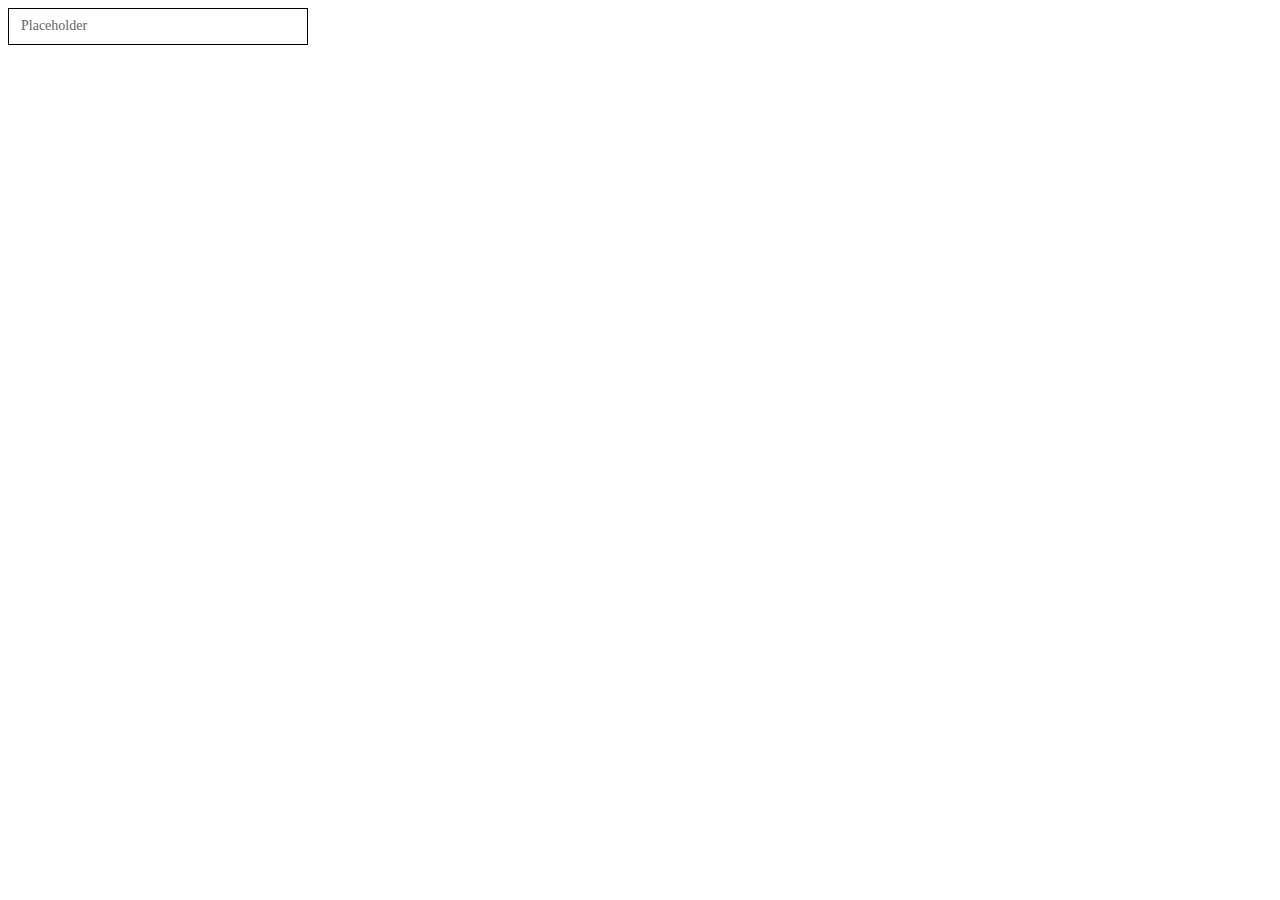
<file: placeholder.html>
<!DOCTYPE html>
<html lang="en">
<head>
    <meta charset="UTF-8">
    <meta name="viewport" content="width=device-width, initial-scale=1.0">
    <title>Document</title>
    <style>
        /* .form
{
   background-color: #fff;
    padding: 40px 20px;
   width: 100%;
   max-width: 300px;
   box-sizing: border-box;
   border-radius: 5px;
    box-shadow: 0px 0px 10px 0px #666;
} */
.input-group
{
   position: relative;
}
.input
{
   padding: 10px;
   width: 100%;
   max-width: 300px;
   box-sizing: border-box;
   outline: none;
    border: 1px solid #000000;
}
.placeholder
{
    position: absolute;
    top: 10px;
    left: 8px;
    font-size: 14px;
    padding: 0px 5px;
    color: #666;
    transition: 0.3s;
    pointer-events: none;
}
.input:focus + .placeholder
{
    top: -10px;
    color: #000000;
    background-color: #fff;
}

    </style>
</head>
<body>

    <form class="form">
        <div class="input-group">
       <input type="text" class="input">
        <label class="placeholder">Placeholder</label>
       </div>
   </form>
   
</body>
</html>
</file>
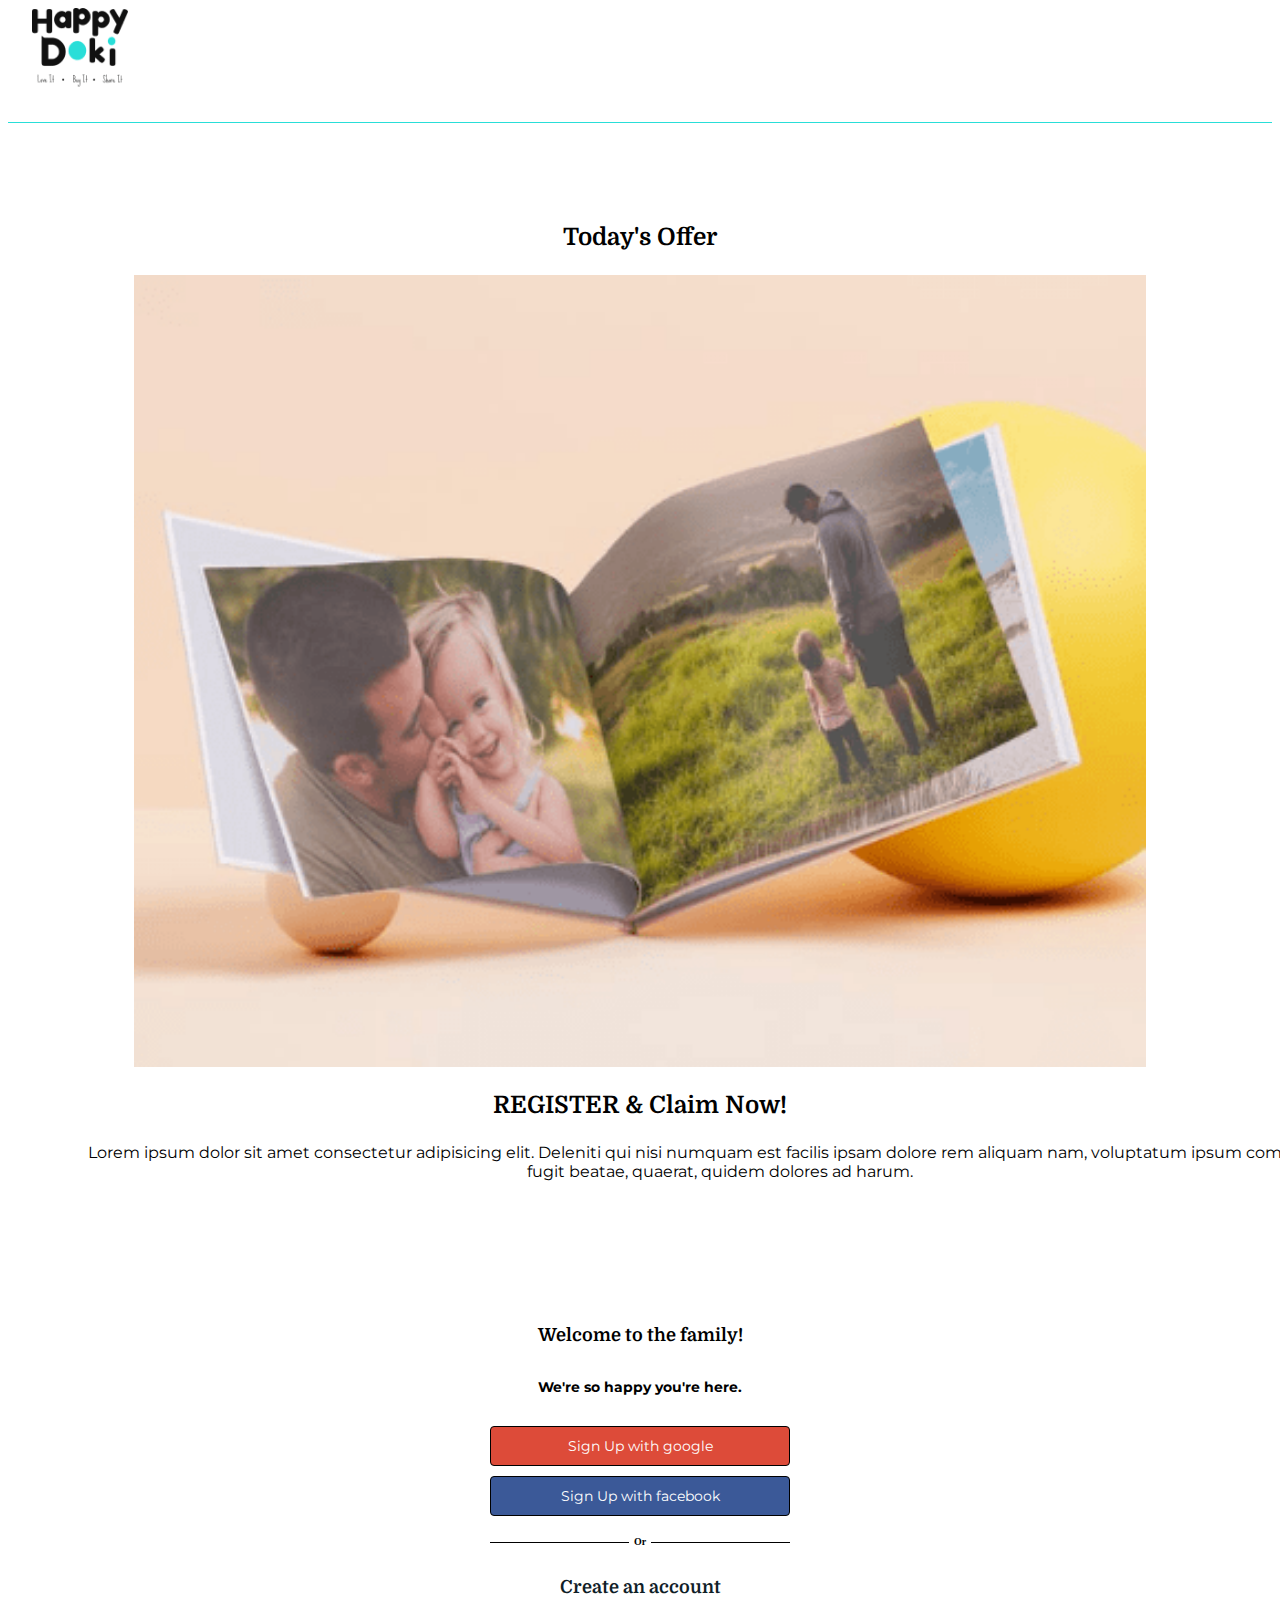
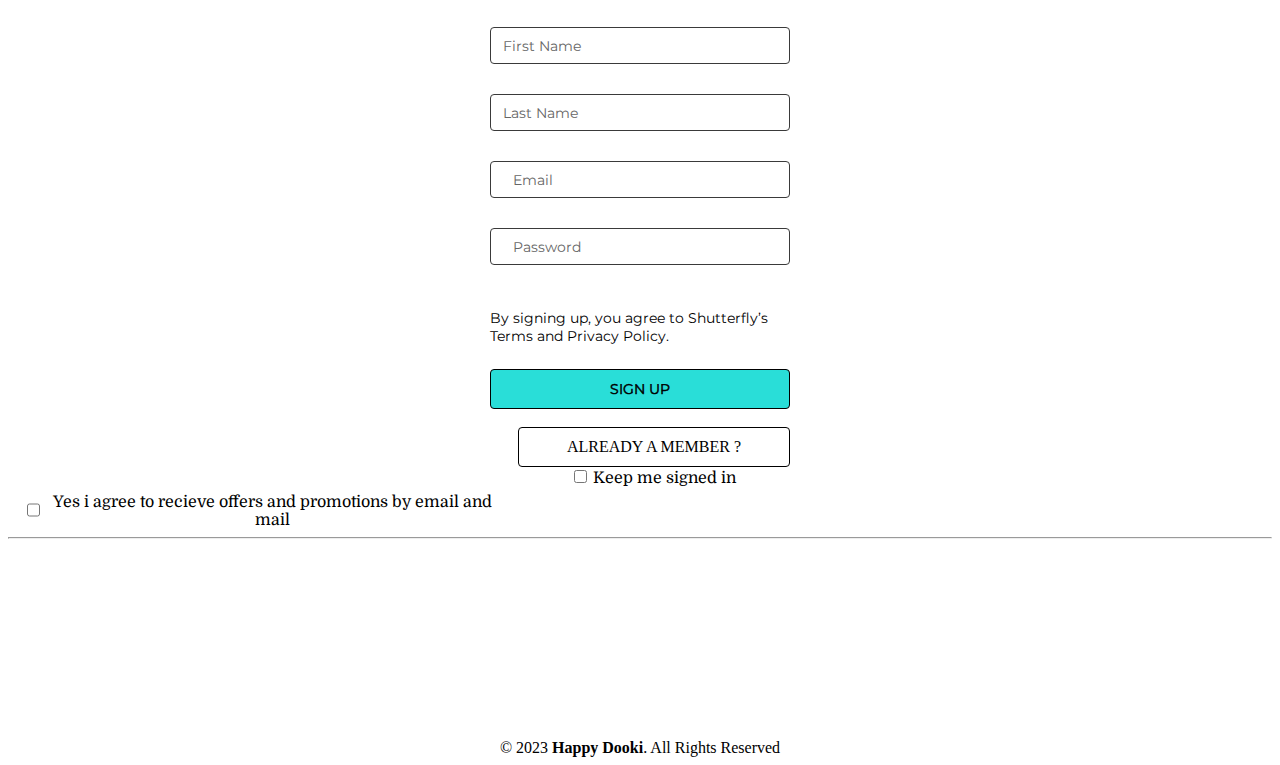
<file: signin-up.html>
<html lang="en">

<head>
    <meta charset="UTF-8">
    <meta http-equiv="X-UA-Compatible" content="IE=edge">
    <meta name="viewport" content="width=device-width, initial-scale=1.0">
    <title>Form Validation</title>
    <link rel="preconnect" href="https://fonts.googleapis.com">
    <link rel="preconnect" href="https://fonts.gstatic.com" crossorigin>
    <link href="https://fonts.googleapis.com/css2?family=Poppins:wght@400;700&display=swap" rel="stylesheet">
    <link href="https://cdn.jsdelivr.net/npm/bootstrap@5.3.0/dist/css/bootstrap.min.css" rel="stylesheet"
        integrity="sha384-9ndCyUaIbzAi2FUVXJi0CjmCapSmO7SnpJef0486qhLnuZ2cdeRhO02iuK6FUUVM" crossorigin="anonymous">
    <link href="https://fonts.googleapis.com/css2?family=Domine&family=Montserrat&display=swap" rel="stylesheet">
    <link rel="stylesheet" href="https://cdnjs.cloudflare.com/ajax/libs/font-awesome/6.4.0/css/all.min.css" integrity="sha512-iecdLmaskl7CVkqkXNQ/ZH/XLlvWZOJyj7Yy7tcenmpD1ypASozpmT/E0iPtmFIB46ZmdtAc9eNBvH0H/ZpiBw==" crossorigin="anonymous" referrerpolicy="no-referrer" />
    

    <style>
        body {
            / background: linear-gradient(to right, #0f2027, #203a43, #2c5364);/ font-family: 'Poppins', sans-serif;
        }

        .reg-img img {
            width: 80%;
        }

        .reg-img {
            margin: 100px auto 0 auto;
            text-align: center;
        }

        .reg-img h2 {
            text-align: center;
            color: #000000;
            margin-bottom: 12px;
            font-family: Domine;
        }

        .reg-img h2 {
            text-align: center;
            color: #000000;
            margin: 24px 0;
            font-family: Domine;
        }

        .reg-img p {
    text-align: center;
    color: #000000;
    margin-bottom: 12px;
    width: 100%;
    padding-left: 80px;
    padding-right: 80px;   
    font-family: 'Montserrat';
    font-size: 16px;
}


        .form-head h4 {
            text-align: center;
            font-size: 18px;
            font-family: Domine;
        }

        .form-head h6 {
            text-align: center;
            margin-bottom: 20px;
            font-size: 14px;
            font-family: Montserrat;
        }

        #form {
            width: 300px;
            height: 625px;
            margin: 100px auto 0 auto;
            padding: 20px;
            background-color: rgb(255, 255, 255);
            border-radius: 4px;
            font-size: 12px;
        }

        #form h2 {
            color: #0f2027;
            text-align: center;
            font-size: 18px;
            margin: 30px 0px;
            font-family: Domine;
        }

        #form button {
            padding: 10px;
            margin-top: 10px;
            width: 100%;
            color: rgb(255, 255, 255);
            background-color: #29ded8;
            border: none;
            border-radius: 4px;
            border: 1px solid black;
            font-size: 14px;
            font-family: Montserrat;
        }

        #form .b8 {
            padding: 10px;
            margin-top: 10px;
            width: 100%;
            color: rgb(0, 0, 0);
            background-color: #29ded8;
            border: none;
            border-radius: 4px;
            border: 1px solid black;
            font-size: 14px;
            font-family: Montserrat;
            -webkit-text-stroke: 0.5px black;
        }

        #form .b8:hover {
            background-color: black;
            color: #29ded8;
            transition: 1s;
            -webkit-text-stroke: 0.5px #29ded8;
        }

        #form a {
            float: right;
            margin-top: 18px;
            font-size: 16px;
            border-radius: 4px;
        }

      

        .input-control input:focus {
            outline: 0;
        }

        .input-control.success input {
            border-color: #09c372;
        }

        .input-control.error input {
            border-color: #ff3860;
        }

        .input-control .error {
            color: #ff3860;
            font-size: 9px;
            height: 24px;
            padding-top: 6px;
        }

        #header {
            height: 114px;
            z-index: 997;
            transition: all 0.5s;
            background: #fff;
            top: 0px;
            border-bottom: 1px solid #29ded8;
        }

        #header.header-scrolled {
            box-shadow: 0px 0px 20px 0px rgba(0, 0, 0, 0.1);
            top: 0;
        }

        #header .logo h2 {
            font-size: 28px;
            margin: 0;
            line-height: 1;
            font-weight: 700;
            letter-spacing: 1px;
        }

        #header .logo h2 a,
        #header .logo h2 a:hover {
            color: #354144;
            text-decoration: none;
        }

        #header .logo h2 a span,
        #header .logo h2 a:hover span {
            color: #01b1d7;
        }

        #header .logo img {
            padding: 0 0 0 24px;
            margin: 0;
            max-width: 100%;
        }

        .signup-signin {
            margin-top: 80px;
        }

        label {
            font-family: 'Montserrat';
        }

        #form a {
            float: right;
            margin-top: 18px;
            font-size: 16px;
            border: 1px solid #000;
            padding: 10px 48px;
            color: #000;
            text-decoration: none;
        }

        #form a:hover {
            background-color: black;
            color: white;
            transition: 1s;

        }

        .psd {
            margin-top: 10px;
        }

        p {
            font-family: Montserrat;
            font-size: 14px;
        }
        .form-check-input:checked {
    background-color: #000000;
    border-color: #000101;
}
.form-check-label1{
    font-size: 16px;
    width: 90%;
    font-family: Domine;
    text-align: center;
    padding-top: 2px;
    margin-left: 7px;

}
.form-check-input[type=checkbox] {
    border: 1px solid black;
    font-size: large;
}
.form-check {
padding-top: 20px;
padding-left: 80px;
}
.form-check-label{
    width: 240px;
    font-size: 16px;
    font-family: Domine;
    padding-top: 2px;

}
.form-check1{
    text-align: center;
    padding-top: 25px;
    display: flex;
    margin-top: 120px;
    padding-left: 15px;
    
}
footer.footer {
            margin-top: 200px;
        }


        .input-control
{
   position: relative;
}
.input
{
   padding: 10px;
   width: 100%;
   max-width: 300px;
   box-sizing: border-box;
   outline: none;
    border: 1px solid #3a3a3a;
    border-radius: 4px;
}
.placeholder1
{
    position: absolute;
    top: 10px;
    left: 18px;
    font-size: 14px;
    padding: 0px 5px;
    color: #666;
    transition: 0.3s;
    pointer-events: none;
}
.placeholder0
{
    position: absolute;
    top: 10px;
    left: 8px;
    font-size: 14px;
    padding: 0px 5px;
    color: #666;
    transition: 0.3s;
    pointer-events: none;
}
.input:focus + .placeholder1,
.input:not(:placeholder-shown) + .placeholder1
{
    top: -10px;
    color: #000000;
    background-color: #fff;
    transition: 0.3s all;
}
.input:focus + .placeholder0,
.input:not(:placeholder-shown) + .placeholder0
{
    top: -10px;
    color: #000000;
    background-color: #fff;
}


h5 {
    overflow: hidden;
    text-align: center;
}
h5:before,
h5:after {
    background-color: #000;
    content: "";
    display: inline-block;
    height: 1px;
    position: relative;
    vertical-align: middle;
    width: 50%;
}
h5:before {
    right: 0.5em;
    margin-left: -50%;
}
h5:after {
    left: 0.5em;
    margin-right: -50%;
}
h5{
    margin-top: 20px;
}

    </style>
     

</head>

<body>
    <!-- ======= Header ======= -->
    <header id="header" class="fixed-top d-flex align-items-center">
        <div class="container-fluid d-flex align-items-center justify-content-between">
            <div class="logo">
                <a href="index.html"><img src="./assets/img/Box_Logo_1_1(1).png" alt=""></a>
                <!-- Uncomment below if you prefer to use an image logo -->
                <!-- <a href="index.html"><img src="assets/img/logo.png" alt="" class="img-fluid"></a>-->
            </div>
        </div>
    </header><!-- End Header -->

    <section class="signup-signin">
        <div class="container">
            <div class="row">
                <div class="col-7">
                    <div class="reg-img">
                        <h2>Today's Offer</h2>
                        <img src="./assets/img/easy-create-2.png" alt="">
                        <h2><span>REGISTER</span> & Claim Now!</h2>
                        <p>Lorem ipsum dolor sit amet consectetur adipisicing elit. Deleniti qui nisi numquam est facilis
                        ipsam dolore rem aliquam nam, voluptatum ipsum commodi hic fugit beatae, quaerat, quidem dolores
                        ad harum.</p>
                    </div>
                </div>
                <div class="col-4">
                    <form id="form" action="connect.php" method="post">
                        <div class="form-head">
                            <h4>Welcome to the family!</h4>
                            <h6>We're so happy you're here.</h6>
                            <button class="btn btn-lg btn-block btn-primary" style="background-color: #dd4b39;"
              type="button"><i class="fab fa-google me-2"></i> Sign Up with google</button>
            <button class="btn btn-lg btn-block btn-primary mb-2" style="background-color: #3b5998;"
              type="button"><i class="fab fa-facebook-f me-2"></i>Sign Up with facebook</button>
             
         <h5>Or</h5>
                            
                        </div>
                        <h2>Create an account</h2>
                        <div class="row">
                            <div class="col-6">
                                <div class="input-control">
                                    <input type="text" class="input" id="username" name="username" placeholder=" ">
                                     <label for="username" class="placeholder0">First Name</label>
                                     <div class="error"></div>
                                    </div>
                            </div>
                            <div class="col-6">
                                <div class="input-control">
                                    <input type="text" class="input" id="password2" name="password2" placeholder=" ">
                                     <label for="password2" class="placeholder0">Last Name</label>
                                     <div class="error"></div>
                            </div>
                        </div>

                        <div class="input-control">
                            <input type="email" class="input" id="email" name="email" placeholder=" ">
                             <label for="email" class="placeholder1">Email</label>
                             <div class="error"></div>
                    </div>
                    <div class="input-control">
                        <input type="password" class="input" id="password" name="password" placeholder=" ">
                         <label for="password" class="placeholder1">Password</label>
                         <div class="error"></div>
                </div>
                        <div class="terms">
                            <p>By signing up, you agree to Shutterfly’s Terms and Privacy Policy.</p>
                        </div>
<div class="btn">
    <button class="b8" type="submit">SIGN UP</button>
    <a href="./login.html">ALREADY A MEMBER ?</a>
</div>
                   
                        <div class="form-check">
                            <input class="form-check-input" type="checkbox" value="" id="defaultCheck1">
                            <label class="form-check-label" for="defaultCheck1">
                              Keep me signed in
                            </label>
                          </div>
                        </form>
                          
                  
                   
                 
                </div>
                <div class="form-check1">
                    <input class="form-check-input" type="checkbox" value="" id="defaultCheck1">
                    <label class="form-check-label1" for="defaultCheck1">
                      Yes i agree to recieve offers and promotions by email and mail
                    </label>
                    
                  </div>
                  <hr>
            </div>
        </div>
        
    </section>
 <!-- Footer -->
 <footer class="footer">
    <div class="container">
        <div class="row">
            <div class="copyright" style="text-align: center;">
                &copy; 2023 <strong><span>Happy Dooki</span></strong>. All Rights Reserved
            </div>
        </div>

    </div>
</footer>
<!-- footer -->
    <script>
        const form = document.getElementById('form');
        const username = document.getElementById('username');
        const email = document.getElementById('email');
        const password = document.getElementById('password');
        const password2 = document.getElementById('password2');

        form.addEventListener('submit', e => {
            // e.preventDefault();

            validateInputs();
        });

        const setError = (element, message) => {
            const inputControl = element.parentElement;
            const errorDisplay = inputControl.querySelector('.error');

            errorDisplay.innerText = message;
            inputControl.classList.add('error');
            inputControl.classList.remove('success')
        }

        const setSuccess = element => {
            const inputControl = element.parentElement;
            const errorDisplay = inputControl.querySelector('.error');

            errorDisplay.innerText = '';
            inputControl.classList.add('success');
            inputControl.classList.remove('error');
        };

        const isValidEmail = email => {
            const re = /^(([^<>()[\]\\.,;:\s@"]+(\.[^<>()[\]\\.,;:\s@"]+)*)|(".+"))@((\[[0-9]{1,3}\.[0-9]{1,3}\.[0-9]{1,3}\.[0-9]{1,3}\])|(([a-zA-Z\-0-9]+\.)+[a-zA-Z]{2,}))$/;
            return re.test(String(email).toLowerCase());
        }

        const validateInputs = () => {
            const usernameValue = username.value.trim();
            const emailValue = email.value.trim();
            const passwordValue = password.value.trim();
            const password2Value = password2.value.trim();

            if (usernameValue === '') {
                setError(username, 'First name is required');
            } else {
                setSuccess(username);
            }

            if (emailValue === '') {
                setError(email, 'Email is required');
            } else if (!isValidEmail(emailValue)) {
                setError(email, 'Provide a valid email address');
            } else {
                setSuccess(email);
            }

            if (passwordValue === '') {
                setError(password, 'Password is required');
            } else if (passwordValue.length < 8) {
                setError(password, 'Password must be at least 8 character.')
            } else {
                setSuccess(password);
            }

            if (password2Value === '') {
                setError(password2, 'Last name is required');
            } else if (password2Value !== passwordValue) {
                setError(password2, "Passwords doesn't match");
            } else {
                setSuccess(password2);
            }

        };

    </script>
      <script src="https://apis.google.com/js/platform.js?onload=renderButton" async defer></script>

    <script src="https://cdn.jsdelivr.net/npm/bootstrap@5.3.0/dist/js/bootstrap.bundle.min.js"
        integrity="sha384-geWF76RCwLtnZ8qwWowPQNguL3RmwHVBC9FhGdlKrxdiJJigb/j/68SIy3Te4Bkz"
        crossorigin="anonymous"></script>
</body>

</html>
</file>
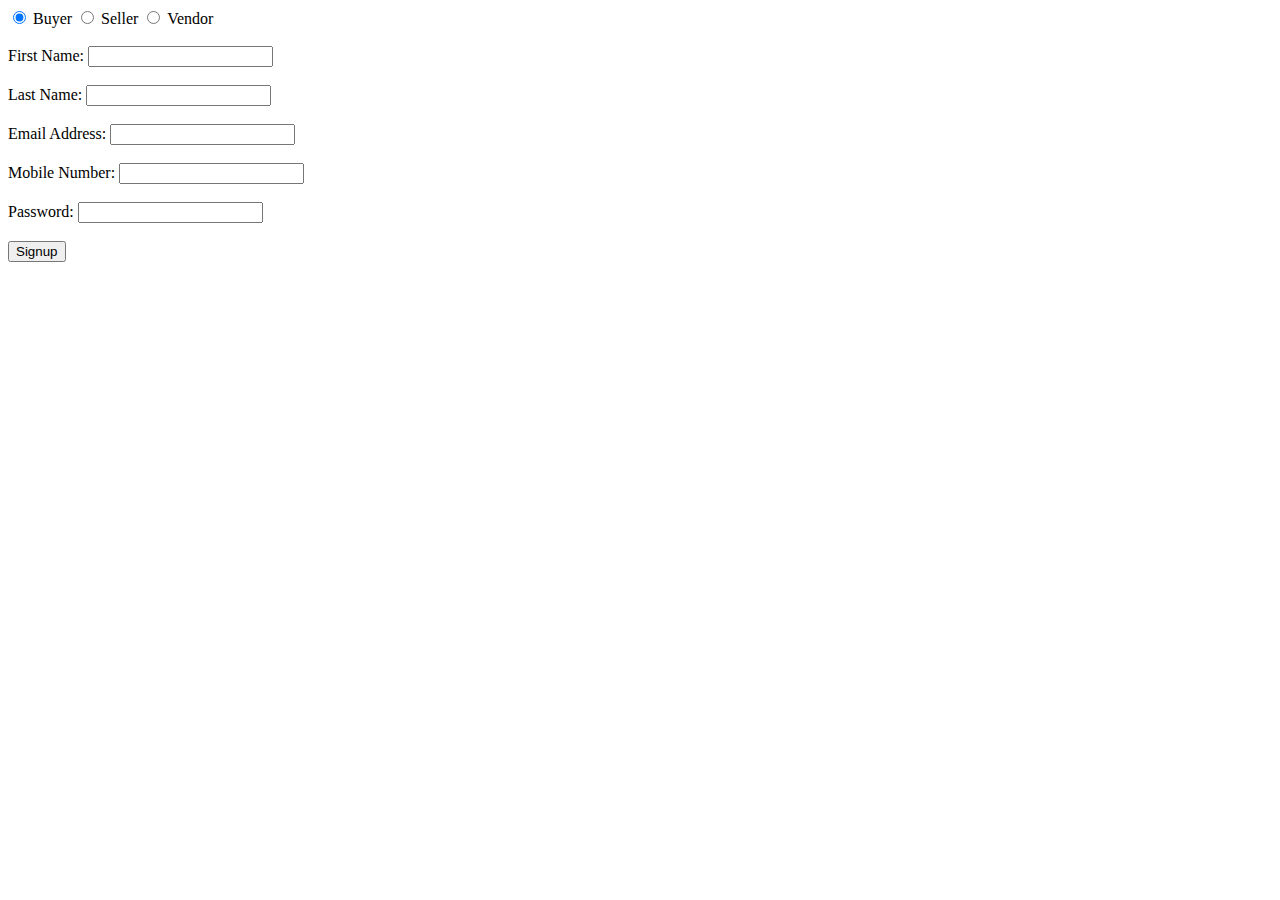
<file: signup_form.html>
<!DOCTYPE html>
<html lang="en">
<head>
    <meta charset="UTF-8">
    <meta name="viewport" content="width=device-width, initial-scale=1.0">
    <title>Document</title>
</head>
<body>
    <form id="signupForm">
        <input type="radio" name="userType" value="buyer" checked> Buyer
        <input type="radio" name="userType" value="seller"> Seller
        <input type="radio" name="userType" value="vendor"> Vendor
        <br><br>
      
        <label for="firstName">First Name:</label>
        <input type="text" id="firstName" name="firstName" required><br><br>
      
        <label for="lastName">Last Name:</label>
        <input type="text" id="lastName" name="lastName" required><br><br>
      
        <label for="email">Email Address:</label>
        <input type="email" id="email" name="email" required><br><br>
      
        <label for="mobile">Mobile Number:</label>
        <input type="tel" id="mobile" name="mobile" required><br><br>
      
        <label for="password">Password:</label>
        <input type="password" id="password" name="password" required><br><br>
      
        <div id="vendorFields" style="display: none;">
          <label for="uploadCR">Upload CR:</label>
          <input type="file" id="uploadCR" name="uploadCR"><br><br>
        </div>
      
        <input type="submit" value="Signup">
      </form>
      
      <script>
        $(document).ready(function() {
          // Show/Hide Vendor Fields
          $("input[name='userType']").on("change", function() {
            if ($(this).val() === "vendor") {
              $("#vendorFields").slideDown();
            } else {
              $("#vendorFields").slideUp();
            }
          });
        });
      </script>
      
</body>
</html>
</file>
<file: fonts/icomoon/style.css>
@font-face {
  font-family: 'icomoon';
  src:  url('fonts/icomoon.eot?10si43');
  src:  url('fonts/icomoon.eot?10si43#iefix') format('embedded-opentype'),
    url('fonts/icomoon.ttf?10si43') format('truetype'),
    url('fonts/icomoon.woff?10si43') format('woff'),
    url('fonts/icomoon.svg?10si43#icomoon') format('svg');
  font-weight: normal;
  font-style: normal;
}

[class^="icon-"], [class*=" icon-"] {
  /* use !important to prevent issues with browser extensions that change fonts */
  font-family: 'icomoon' !important;
  speak: none;
  font-style: normal;
  font-weight: normal;
  font-variant: normal;
  text-transform: none;
  line-height: 1;

  /* Better Font Rendering =========== */
  -webkit-font-smoothing: antialiased;
  -moz-osx-font-smoothing: grayscale;
}

.icon-asterisk:before {
  content: "\f069";
}
.icon-plus:before {
  content: "\f067";
}
.icon-question:before {
  content: "\f128";
}
.icon-minus:before {
  content: "\f068";
}
.icon-glass:before {
  content: "\f000";
}
.icon-music:before {
  content: "\f001";
}
.icon-search:before {
  content: "\f002";
}
.icon-envelope-o:before {
  content: "\f003";
}
.icon-heart:before {
  content: "\f004";
}
.icon-star:before {
  content: "\f005";
}
.icon-star-o:before {
  content: "\f006";
}
.icon-user:before {
  content: "\f007";
}
.icon-film:before {
  content: "\f008";
}
.icon-th-large:before {
  content: "\f009";
}
.icon-th:before {
  content: "\f00a";
}
.icon-th-list:before {
  content: "\f00b";
}
.icon-check:before {
  content: "\f00c";
}
.icon-close:before {
  content: "\f00d";
}
.icon-remove:before {
  content: "\f00d";
}
.icon-times:before {
  content: "\f00d";
}
.icon-search-plus:before {
  content: "\f00e";
}
.icon-search-minus:before {
  content: "\f010";
}
.icon-power-off:before {
  content: "\f011";
}
.icon-signal:before {
  content: "\f012";
}
.icon-cog:before {
  content: "\f013";
}
.icon-gear:before {
  content: "\f013";
}
.icon-trash-o:before {
  content: "\f014";
}
.icon-home:before {
  content: "\f015";
}
.icon-file-o:before {
  content: "\f016";
}
.icon-clock-o:before {
  content: "\f017";
}
.icon-road:before {
  content: "\f018";
}
.icon-download:before {
  content: "\f019";
}
.icon-arrow-circle-o-down:before {
  content: "\f01a";
}
.icon-arrow-circle-o-up:before {
  content: "\f01b";
}
.icon-inbox:before {
  content: "\f01c";
}
.icon-play-circle-o:before {
  content: "\f01d";
}
.icon-repeat:before {
  content: "\f01e";
}
.icon-rotate-right:before {
  content: "\f01e";
}
.icon-refresh:before {
  content: "\f021";
}
.icon-list-alt:before {
  content: "\f022";
}
.icon-lock:before {
  content: "\f023";
}
.icon-flag:before {
  content: "\f024";
}
.icon-headphones:before {
  content: "\f025";
}
.icon-volume-off:before {
  content: "\f026";
}
.icon-volume-down:before {
  content: "\f027";
}
.icon-volume-up:before {
  content: "\f028";
}
.icon-qrcode:before {
  content: "\f029";
}
.icon-barcode:before {
  content: "\f02a";
}
.icon-tag:before {
  content: "\f02b";
}
.icon-tags:before {
  content: "\f02c";
}
.icon-book:before {
  content: "\f02d";
}
.icon-bookmark:before {
  content: "\f02e";
}
.icon-print:before {
  content: "\f02f";
}
.icon-camera:before {
  content: "\f030";
}
.icon-font:before {
  content: "\f031";
}
.icon-bold:before {
  content: "\f032";
}
.icon-italic:before {
  content: "\f033";
}
.icon-text-height:before {
  content: "\f034";
}
.icon-text-width:before {
  content: "\f035";
}
.icon-align-left:before {
  content: "\f036";
}
.icon-align-center:before {
  content: "\f037";
}
.icon-align-right:before {
  content: "\f038";
}
.icon-align-justify:before {
  content: "\f039";
}
.icon-list:before {
  content: "\f03a";
}
.icon-dedent:before {
  content: "\f03b";
}
.icon-outdent:before {
  content: "\f03b";
}
.icon-indent:before {
  content: "\f03c";
}
.icon-video-camera:before {
  content: "\f03d";
}
.icon-image:before {
  content: "\f03e";
}
.icon-photo:before {
  content: "\f03e";
}
.icon-picture-o:before {
  content: "\f03e";
}
.icon-pencil:before {
  content: "\f040";
}
.icon-map-marker:before {
  content: "\f041";
}
.icon-adjust:before {
  content: "\f042";
}
.icon-tint:before {
  content: "\f043";
}
.icon-edit:before {
  content: "\f044";
}
.icon-pencil-square-o:before {
  content: "\f044";
}
.icon-share-square-o:before {
  content: "\f045";
}
.icon-check-square-o:before {
  content: "\f046";
}
.icon-arrows:before {
  content: "\f047";
}
.icon-step-backward:before {
  content: "\f048";
}
.icon-fast-backward:before {
  content: "\f049";
}
.icon-backward:before {
  content: "\f04a";
}
.icon-play:before {
  content: "\f04b";
}
.icon-pause:before {
  content: "\f04c";
}
.icon-stop:before {
  content: "\f04d";
}
.icon-forward:before {
  content: "\f04e";
}
.icon-fast-forward:before {
  content: "\f050";
}
.icon-step-forward:before {
  content: "\f051";
}
.icon-eject:before {
  content: "\f052";
}
.icon-chevron-left:before {
  content: "\f053";
}
.icon-chevron-right:before {
  content: "\f054";
}
.icon-plus-circle:before {
  content: "\f055";
}
.icon-minus-circle:before {
  content: "\f056";
}
.icon-times-circle:before {
  content: "\f057";
}
.icon-check-circle:before {
  content: "\f058";
}
.icon-question-circle:before {
  content: "\f059";
}
.icon-info-circle:before {
  content: "\f05a";
}
.icon-crosshairs:before {
  content: "\f05b";
}
.icon-times-circle-o:before {
  content: "\f05c";
}
.icon-check-circle-o:before {
  content: "\f05d";
}
.icon-ban:before {
  content: "\f05e";
}
.icon-arrow-left:before {
  content: "\f060";
}
.icon-arrow-right:before {
  content: "\f061";
}
.icon-arrow-up:before {
  content: "\f062";
}
.icon-arrow-down:before {
  content: "\f063";
}
.icon-mail-forward:before {
  content: "\f064";
}
.icon-share:before {
  content: "\f064";
}
.icon-expand:before {
  content: "\f065";
}
.icon-compress:before {
  content: "\f066";
}
.icon-exclamation-circle:before {
  content: "\f06a";
}
.icon-gift:before {
  content: "\f06b";
}
.icon-leaf:before {
  content: "\f06c";
}
.icon-fire:before {
  content: "\f06d";
}
.icon-eye:before {
  content: "\f06e";
}
.icon-eye-slash:before {
  content: "\f070";
}
.icon-exclamation-triangle:before {
  content: "\f071";
}
.icon-warning:before {
  content: "\f071";
}
.icon-plane:before {
  content: "\f072";
}
.icon-calendar:before {
  content: "\f073";
}
.icon-random:before {
  content: "\f074";
}
.icon-comment:before {
  content: "\f075";
}
.icon-magnet:before {
  content: "\f076";
}
.icon-chevron-up:before {
  content: "\f077";
}
.icon-chevron-down:before {
  content: "\f078";
}
.icon-retweet:before {
  content: "\f079";
}
.icon-shopping-cart:before {
  content: "\f07a";
}
.icon-folder:before {
  content: "\f07b";
}
.icon-folder-open:before {
  content: "\f07c";
}
.icon-arrows-v:before {
  content: "\f07d";
}
.icon-arrows-h:before {
  content: "\f07e";
}
.icon-bar-chart:before {
  content: "\f080";
}
.icon-bar-chart-o:before {
  content: "\f080";
}
.icon-twitter-square:before {
  content: "\f081";
}
.icon-facebook-square:before {
  content: "\f082";
}
.icon-camera-retro:before {
  content: "\f083";
}
.icon-key:before {
  content: "\f084";
}
.icon-cogs:before {
  content: "\f085";
}
.icon-gears:before {
  content: "\f085";
}
.icon-comments:before {
  content: "\f086";
}
.icon-thumbs-o-up:before {
  content: "\f087";
}
.icon-thumbs-o-down:before {
  content: "\f088";
}
.icon-star-half:before {
  content: "\f089";
}
.icon-heart-o:before {
  content: "\f08a";
}
.icon-sign-out:before {
  content: "\f08b";
}
.icon-linkedin-square:before {
  content: "\f08c";
}
.icon-thumb-tack:before {
  content: "\f08d";
}
.icon-external-link:before {
  content: "\f08e";
}
.icon-sign-in:before {
  content: "\f090";
}
.icon-trophy:before {
  content: "\f091";
}
.icon-github-square:before {
  content: "\f092";
}
.icon-upload:before {
  content: "\f093";
}
.icon-lemon-o:before {
  content: "\f094";
}
.icon-phone:before {
  content: "\f095";
}
.icon-square-o:before {
  content: "\f096";
}
.icon-bookmark-o:before {
  content: "\f097";
}
.icon-phone-square:before {
  content: "\f098";
}
.icon-twitter:before {
  content: "\f099";
}
.icon-facebook:before {
  content: "\f09a";
}
.icon-facebook-f:before {
  content: "\f09a";
}
.icon-github:before {
  content: "\f09b";
}
.icon-unlock:before {
  content: "\f09c";
}
.icon-credit-card:before {
  content: "\f09d";
}
.icon-feed:before {
  content: "\f09e";
}
.icon-rss:before {
  content: "\f09e";
}
.icon-hdd-o:before {
  content: "\f0a0";
}
.icon-bullhorn:before {
  content: "\f0a1";
}
.icon-bell-o:before {
  content: "\f0a2";
}
.icon-certificate:before {
  content: "\f0a3";
}
.icon-hand-o-right:before {
  content: "\f0a4";
}
.icon-hand-o-left:before {
  content: "\f0a5";
}
.icon-hand-o-up:before {
  content: "\f0a6";
}
.icon-hand-o-down:before {
  content: "\f0a7";
}
.icon-arrow-circle-left:before {
  content: "\f0a8";
}
.icon-arrow-circle-right:before {
  content: "\f0a9";
}
.icon-arrow-circle-up:before {
  content: "\f0aa";
}
.icon-arrow-circle-down:before {
  content: "\f0ab";
}
.icon-globe:before {
  content: "\f0ac";
}
.icon-wrench:before {
  content: "\f0ad";
}
.icon-tasks:before {
  content: "\f0ae";
}
.icon-filter:before {
  content: "\f0b0";
}
.icon-briefcase:before {
  content: "\f0b1";
}
.icon-arrows-alt:before {
  content: "\f0b2";
}
.icon-group:before {
  content: "\f0c0";
}
.icon-users:before {
  content: "\f0c0";
}
.icon-chain:before {
  content: "\f0c1";
}
.icon-link:before {
  content: "\f0c1";
}
.icon-cloud:before {
  content: "\f0c2";
}
.icon-flask:before {
  content: "\f0c3";
}
.icon-cut:before {
  content: "\f0c4";
}
.icon-scissors:before {
  content: "\f0c4";
}
.icon-copy:before {
  content: "\f0c5";
}
.icon-files-o:before {
  content: "\f0c5";
}
.icon-paperclip:before {
  content: "\f0c6";
}
.icon-floppy-o:before {
  content: "\f0c7";
}
.icon-save:before {
  content: "\f0c7";
}
.icon-square:before {
  content: "\f0c8";
}
.icon-bars:before {
  content: "\f0c9";
}
.icon-navicon:before {
  content: "\f0c9";
}
.icon-reorder:before {
  content: "\f0c9";
}
.icon-list-ul:before {
  content: "\f0ca";
}
.icon-list-ol:before {
  content: "\f0cb";
}
.icon-strikethrough:before {
  content: "\f0cc";
}
.icon-underline:before {
  content: "\f0cd";
}
.icon-table:before {
  content: "\f0ce";
}
.icon-magic:before {
  content: "\f0d0";
}
.icon-truck:before {
  content: "\f0d1";
}
.icon-pinterest:before {
  content: "\f0d2";
}
.icon-pinterest-square:before {
  content: "\f0d3";
}
.icon-google-plus-square:before {
  content: "\f0d4";
}
.icon-google-plus:before {
  content: "\f0d5";
}
.icon-money:before {
  content: "\f0d6";
}
.icon-caret-down:before {
  content: "\f0d7";
}
.icon-caret-up:before {
  content: "\f0d8";
}
.icon-caret-left:before {
  content: "\f0d9";
}
.icon-caret-right:before {
  content: "\f0da";
}
.icon-columns:before {
  content: "\f0db";
}
.icon-sort:before {
  content: "\f0dc";
}
.icon-unsorted:before {
  content: "\f0dc";
}
.icon-sort-desc:before {
  content: "\f0dd";
}
.icon-sort-down:before {
  content: "\f0dd";
}
.icon-sort-asc:before {
  content: "\f0de";
}
.icon-sort-up:before {
  content: "\f0de";
}
.icon-envelope:before {
  content: "\f0e0";
}
.icon-linkedin:before {
  content: "\f0e1";
}
.icon-rotate-left:before {
  content: "\f0e2";
}
.icon-undo:before {
  content: "\f0e2";
}
.icon-gavel:before {
  content: "\f0e3";
}
.icon-legal:before {
  content: "\f0e3";
}
.icon-dashboard:before {
  content: "\f0e4";
}
.icon-tachometer:before {
  content: "\f0e4";
}
.icon-comment-o:before {
  content: "\f0e5";
}
.icon-comments-o:before {
  content: "\f0e6";
}
.icon-bolt:before {
  content: "\f0e7";
}
.icon-flash:before {
  content: "\f0e7";
}
.icon-sitemap:before {
  content: "\f0e8";
}
.icon-umbrella:before {
  content: "\f0e9";
}
.icon-clipboard:before {
  content: "\f0ea";
}
.icon-paste:before {
  content: "\f0ea";
}
.icon-lightbulb-o:before {
  content: "\f0eb";
}
.icon-exchange:before {
  content: "\f0ec";
}
.icon-cloud-download:before {
  content: "\f0ed";
}
.icon-cloud-upload:before {
  content: "\f0ee";
}
.icon-user-md:before {
  content: "\f0f0";
}
.icon-stethoscope:before {
  content: "\f0f1";
}
.icon-suitcase:before {
  content: "\f0f2";
}
.icon-bell:before {
  content: "\f0f3";
}
.icon-coffee:before {
  content: "\f0f4";
}
.icon-cutlery:before {
  content: "\f0f5";
}
.icon-file-text-o:before {
  content: "\f0f6";
}
.icon-building-o:before {
  content: "\f0f7";
}
.icon-hospital-o:before {
  content: "\f0f8";
}
.icon-ambulance:before {
  content: "\f0f9";
}
.icon-medkit:before {
  content: "\f0fa";
}
.icon-fighter-jet:before {
  content: "\f0fb";
}
.icon-beer:before {
  content: "\f0fc";
}
.icon-h-square:before {
  content: "\f0fd";
}
.icon-plus-square:before {
  content: "\f0fe";
}
.icon-angle-double-left:before {
  content: "\f100";
}
.icon-angle-double-right:before {
  content: "\f101";
}
.icon-angle-double-up:before {
  content: "\f102";
}
.icon-angle-double-down:before {
  content: "\f103";
}
.icon-angle-left:before {
  content: "\f104";
}
.icon-angle-right:before {
  content: "\f105";
}
.icon-angle-up:before {
  content: "\f106";
}
.icon-angle-down:before {
  content: "\f107";
}
.icon-desktop:before {
  content: "\f108";
}
.icon-laptop:before {
  content: "\f109";
}
.icon-tablet:before {
  content: "\f10a";
}
.icon-mobile:before {
  content: "\f10b";
}
.icon-mobile-phone:before {
  content: "\f10b";
}
.icon-circle-o:before {
  content: "\f10c";
}
.icon-quote-left:before {
  content: "\f10d";
}
.icon-quote-right:before {
  content: "\f10e";
}
.icon-spinner:before {
  content: "\f110";
}
.icon-circle:before {
  content: "\f111";
}
.icon-mail-reply:before {
  content: "\f112";
}
.icon-reply:before {
  content: "\f112";
}
.icon-github-alt:before {
  content: "\f113";
}
.icon-folder-o:before {
  content: "\f114";
}
.icon-folder-open-o:before {
  content: "\f115";
}
.icon-smile-o:before {
  content: "\f118";
}
.icon-frown-o:before {
  content: "\f119";
}
.icon-meh-o:before {
  content: "\f11a";
}
.icon-gamepad:before {
  content: "\f11b";
}
.icon-keyboard-o:before {
  content: "\f11c";
}
.icon-flag-o:before {
  content: "\f11d";
}
.icon-flag-checkered:before {
  content: "\f11e";
}
.icon-terminal:before {
  content: "\f120";
}
.icon-code:before {
  content: "\f121";
}
.icon-mail-reply-all:before {
  content: "\f122";
}
.icon-reply-all:before {
  content: "\f122";
}
.icon-star-half-empty:before {
  content: "\f123";
}
.icon-star-half-full:before {
  content: "\f123";
}
.icon-star-half-o:before {
  content: "\f123";
}
.icon-location-arrow:before {
  content: "\f124";
}
.icon-crop:before {
  content: "\f125";
}
.icon-code-fork:before {
  content: "\f126";
}
.icon-chain-broken:before {
  content: "\f127";
}
.icon-unlink:before {
  content: "\f127";
}
.icon-info:before {
  content: "\f129";
}
.icon-exclamation:before {
  content: "\f12a";
}
.icon-superscript:before {
  content: "\f12b";
}
.icon-subscript:before {
  content: "\f12c";
}
.icon-eraser:before {
  content: "\f12d";
}
.icon-puzzle-piece:before {
  content: "\f12e";
}
.icon-microphone:before {
  content: "\f130";
}
.icon-microphone-slash:before {
  content: "\f131";
}
.icon-shield:before {
  content: "\f132";
}
.icon-calendar-o:before {
  content: "\f133";
}
.icon-fire-extinguisher:before {
  content: "\f134";
}
.icon-rocket:before {
  content: "\f135";
}
.icon-maxcdn:before {
  content: "\f136";
}
.icon-chevron-circle-left:before {
  content: "\f137";
}
.icon-chevron-circle-right:before {
  content: "\f138";
}
.icon-chevron-circle-up:before {
  content: "\f139";
}
.icon-chevron-circle-down:before {
  content: "\f13a";
}
.icon-html5:before {
  content: "\f13b";
}
.icon-css3:before {
  content: "\f13c";
}
.icon-anchor:before {
  content: "\f13d";
}
.icon-unlock-alt:before {
  content: "\f13e";
}
.icon-bullseye:before {
  content: "\f140";
}
.icon-ellipsis-h:before {
  content: "\f141";
}
.icon-ellipsis-v:before {
  content: "\f142";
}
.icon-rss-square:before {
  content: "\f143";
}
.icon-play-circle:before {
  content: "\f144";
}
.icon-ticket:before {
  content: "\f145";
}
.icon-minus-square:before {
  content: "\f146";
}
.icon-minus-square-o:before {
  content: "\f147";
}
.icon-level-up:before {
  content: "\f148";
}
.icon-level-down:before {
  content: "\f149";
}
.icon-check-square:before {
  content: "\f14a";
}
.icon-pencil-square:before {
  content: "\f14b";
}
.icon-external-link-square:before {
  content: "\f14c";
}
.icon-share-square:before {
  content: "\f14d";
}
.icon-compass:before {
  content: "\f14e";
}
.icon-caret-square-o-down:before {
  content: "\f150";
}
.icon-toggle-down:before {
  content: "\f150";
}
.icon-caret-square-o-up:before {
  content: "\f151";
}
.icon-toggle-up:before {
  content: "\f151";
}
.icon-caret-square-o-right:before {
  content: "\f152";
}
.icon-toggle-right:before {
  content: "\f152";
}
.icon-eur:before {
  content: "\f153";
}
.icon-euro:before {
  content: "\f153";
}
.icon-gbp:before {
  content: "\f154";
}
.icon-dollar:before {
  content: "\f155";
}
.icon-usd:before {
  content: "\f155";
}
.icon-inr:before {
  content: "\f156";
}
.icon-rupee:before {
  content: "\f156";
}
.icon-cny:before {
  content: "\f157";
}
.icon-jpy:before {
  content: "\f157";
}
.icon-rmb:before {
  content: "\f157";
}
.icon-yen:before {
  content: "\f157";
}
.icon-rouble:before {
  content: "\f158";
}
.icon-rub:before {
  content: "\f158";
}
.icon-ruble:before {
  content: "\f158";
}
.icon-krw:before {
  content: "\f159";
}
.icon-won:before {
  content: "\f159";
}
.icon-bitcoin:before {
  content: "\f15a";
}
.icon-btc:before {
  content: "\f15a";
}
.icon-file:before {
  content: "\f15b";
}
.icon-file-text:before {
  content: "\f15c";
}
.icon-sort-alpha-asc:before {
  content: "\f15d";
}
.icon-sort-alpha-desc:before {
  content: "\f15e";
}
.icon-sort-amount-asc:before {
  content: "\f160";
}
.icon-sort-amount-desc:before {
  content: "\f161";
}
.icon-sort-numeric-asc:before {
  content: "\f162";
}
.icon-sort-numeric-desc:before {
  content: "\f163";
}
.icon-thumbs-up:before {
  content: "\f164";
}
.icon-thumbs-down:before {
  content: "\f165";
}
.icon-youtube-square:before {
  content: "\f166";
}
.icon-youtube:before {
  content: "\f167";
}
.icon-xing:before {
  content: "\f168";
}
.icon-xing-square:before {
  content: "\f169";
}
.icon-youtube-play:before {
  content: "\f16a";
}
.icon-dropbox:before {
  content: "\f16b";
}
.icon-stack-overflow:before {
  content: "\f16c";
}
.icon-instagram:before {
  content: "\f16d";
}
.icon-flickr:before {
  content: "\f16e";
}
.icon-adn:before {
  content: "\f170";
}
.icon-bitbucket:before {
  content: "\f171";
}
.icon-bitbucket-square:before {
  content: "\f172";
}
.icon-tumblr:before {
  content: "\f173";
}
.icon-tumblr-square:before {
  content: "\f174";
}
.icon-long-arrow-down:before {
  content: "\f175";
}
.icon-long-arrow-up:before {
  content: "\f176";
}
.icon-long-arrow-left:before {
  content: "\f177";
}
.icon-long-arrow-right:before {
  content: "\f178";
}
.icon-apple:before {
  content: "\f179";
}
.icon-windows:before {
  content: "\f17a";
}
.icon-android:before {
  content: "\f17b";
}
.icon-linux:before {
  content: "\f17c";
}
.icon-dribbble:before {
  content: "\f17d";
}
.icon-skype:before {
  content: "\f17e";
}
.icon-foursquare:before {
  content: "\f180";
}
.icon-trello:before {
  content: "\f181";
}
.icon-female:before {
  content: "\f182";
}
.icon-male:before {
  content: "\f183";
}
.icon-gittip:before {
  content: "\f184";
}
.icon-gratipay:before {
  content: "\f184";
}
.icon-sun-o:before {
  content: "\f185";
}
.icon-moon-o:before {
  content: "\f186";
}
.icon-archive:before {
  content: "\f187";
}
.icon-bug:before {
  content: "\f188";
}
.icon-vk:before {
  content: "\f189";
}
.icon-weibo:before {
  content: "\f18a";
}
.icon-renren:before {
  content: "\f18b";
}
.icon-pagelines:before {
  content: "\f18c";
}
.icon-stack-exchange:before {
  content: "\f18d";
}
.icon-arrow-circle-o-right:before {
  content: "\f18e";
}
.icon-arrow-circle-o-left:before {
  content: "\f190";
}
.icon-caret-square-o-left:before {
  content: "\f191";
}
.icon-toggle-left:before {
  content: "\f191";
}
.icon-dot-circle-o:before {
  content: "\f192";
}
.icon-wheelchair:before {
  content: "\f193";
}
.icon-vimeo-square:before {
  content: "\f194";
}
.icon-try:before {
  content: "\f195";
}
.icon-turkish-lira:before {
  content: "\f195";
}
.icon-plus-square-o:before {
  content: "\f196";
}
.icon-space-shuttle:before {
  content: "\f197";
}
.icon-slack:before {
  content: "\f198";
}
.icon-envelope-square:before {
  content: "\f199";
}
.icon-wordpress:before {
  content: "\f19a";
}
.icon-openid:before {
  content: "\f19b";
}
.icon-bank:before {
  content: "\f19c";
}
.icon-institution:before {
  content: "\f19c";
}
.icon-university:before {
  content: "\f19c";
}
.icon-graduation-cap:before {
  content: "\f19d";
}
.icon-mortar-board:before {
  content: "\f19d";
}
.icon-yahoo:before {
  content: "\f19e";
}
.icon-google:before {
  content: "\f1a0";
}
.icon-reddit:before {
  content: "\f1a1";
}
.icon-reddit-square:before {
  content: "\f1a2";
}
.icon-stumbleupon-circle:before {
  content: "\f1a3";
}
.icon-stumbleupon:before {
  content: "\f1a4";
}
.icon-delicious:before {
  content: "\f1a5";
}
.icon-digg:before {
  content: "\f1a6";
}
.icon-pied-piper-pp:before {
  content: "\f1a7";
}
.icon-pied-piper-alt:before {
  content: "\f1a8";
}
.icon-drupal:before {
  content: "\f1a9";
}
.icon-joomla:before {
  content: "\f1aa";
}
.icon-language:before {
  content: "\f1ab";
}
.icon-fax:before {
  content: "\f1ac";
}
.icon-building:before {
  content: "\f1ad";
}
.icon-child:before {
  content: "\f1ae";
}
.icon-paw:before {
  content: "\f1b0";
}
.icon-spoon:before {
  content: "\f1b1";
}
.icon-cube:before {
  content: "\f1b2";
}
.icon-cubes:before {
  content: "\f1b3";
}
.icon-behance:before {
  content: "\f1b4";
}
.icon-behance-square:before {
  content: "\f1b5";
}
.icon-steam:before {
  content: "\f1b6";
}
.icon-steam-square:before {
  content: "\f1b7";
}
.icon-recycle:before {
  content: "\f1b8";
}
.icon-automobile:before {
  content: "\f1b9";
}
.icon-car:before {
  content: "\f1b9";
}
.icon-cab:before {
  content: "\f1ba";
}
.icon-taxi:before {
  content: "\f1ba";
}
.icon-tree:before {
  content: "\f1bb";
}
.icon-spotify:before {
  content: "\f1bc";
}
.icon-deviantart:before {
  content: "\f1bd";
}
.icon-soundcloud:before {
  content: "\f1be";
}
.icon-database:before {
  content: "\f1c0";
}
.icon-file-pdf-o:before {
  content: "\f1c1";
}
.icon-file-word-o:before {
  content: "\f1c2";
}
.icon-file-excel-o:before {
  content: "\f1c3";
}
.icon-file-powerpoint-o:before {
  content: "\f1c4";
}
.icon-file-image-o:before {
  content: "\f1c5";
}
.icon-file-photo-o:before {
  content: "\f1c5";
}
.icon-file-picture-o:before {
  content: "\f1c5";
}
.icon-file-archive-o:before {
  content: "\f1c6";
}
.icon-file-zip-o:before {
  content: "\f1c6";
}
.icon-file-audio-o:before {
  content: "\f1c7";
}
.icon-file-sound-o:before {
  content: "\f1c7";
}
.icon-file-movie-o:before {
  content: "\f1c8";
}
.icon-file-video-o:before {
  content: "\f1c8";
}
.icon-file-code-o:before {
  content: "\f1c9";
}
.icon-vine:before {
  content: "\f1ca";
}
.icon-codepen:before {
  content: "\f1cb";
}
.icon-jsfiddle:before {
  content: "\f1cc";
}
.icon-life-bouy:before {
  content: "\f1cd";
}
.icon-life-buoy:before {
  content: "\f1cd";
}
.icon-life-ring:before {
  content: "\f1cd";
}
.icon-life-saver:before {
  content: "\f1cd";
}
.icon-support:before {
  content: "\f1cd";
}
.icon-circle-o-notch:before {
  content: "\f1ce";
}
.icon-ra:before {
  content: "\f1d0";
}
.icon-rebel:before {
  content: "\f1d0";
}
.icon-resistance:before {
  content: "\f1d0";
}
.icon-empire:before {
  content: "\f1d1";
}
.icon-ge:before {
  content: "\f1d1";
}
.icon-git-square:before {
  content: "\f1d2";
}
.icon-git:before {
  content: "\f1d3";
}
.icon-hacker-news:before {
  content: "\f1d4";
}
.icon-y-combinator-square:before {
  content: "\f1d4";
}
.icon-yc-square:before {
  content: "\f1d4";
}
.icon-tencent-weibo:before {
  content: "\f1d5";
}
.icon-qq:before {
  content: "\f1d6";
}
.icon-wechat:before {
  content: "\f1d7";
}
.icon-weixin:before {
  content: "\f1d7";
}
.icon-paper-plane:before {
  content: "\f1d8";
}
.icon-send:before {
  content: "\f1d8";
}
.icon-paper-plane-o:before {
  content: "\f1d9";
}
.icon-send-o:before {
  content: "\f1d9";
}
.icon-history:before {
  content: "\f1da";
}
.icon-circle-thin:before {
  content: "\f1db";
}
.icon-header:before {
  content: "\f1dc";
}
.icon-paragraph:before {
  content: "\f1dd";
}
.icon-sliders:before {
  content: "\f1de";
}
.icon-share-alt:before {
  content: "\f1e0";
}
.icon-share-alt-square:before {
  content: "\f1e1";
}
.icon-bomb:before {
  content: "\f1e2";
}
.icon-futbol-o:before {
  content: "\f1e3";
}
.icon-soccer-ball-o:before {
  content: "\f1e3";
}
.icon-tty:before {
  content: "\f1e4";
}
.icon-binoculars:before {
  content: "\f1e5";
}
.icon-plug:before {
  content: "\f1e6";
}
.icon-slideshare:before {
  content: "\f1e7";
}
.icon-twitch:before {
  content: "\f1e8";
}
.icon-yelp:before {
  content: "\f1e9";
}
.icon-newspaper-o:before {
  content: "\f1ea";
}
.icon-wifi:before {
  content: "\f1eb";
}
.icon-calculator:before {
  content: "\f1ec";
}
.icon-paypal:before {
  content: "\f1ed";
}
.icon-google-wallet:before {
  content: "\f1ee";
}
.icon-cc-visa:before {
  content: "\f1f0";
}
.icon-cc-mastercard:before {
  content: "\f1f1";
}
.icon-cc-discover:before {
  content: "\f1f2";
}
.icon-cc-amex:before {
  content: "\f1f3";
}
.icon-cc-paypal:before {
  content: "\f1f4";
}
.icon-cc-stripe:before {
  content: "\f1f5";
}
.icon-bell-slash:before {
  content: "\f1f6";
}
.icon-bell-slash-o:before {
  content: "\f1f7";
}
.icon-trash:before {
  content: "\f1f8";
}
.icon-copyright:before {
  content: "\f1f9";
}
.icon-at:before {
  content: "\f1fa";
}
.icon-eyedropper:before {
  content: "\f1fb";
}
.icon-paint-brush:before {
  content: "\f1fc";
}
.icon-birthday-cake:before {
  content: "\f1fd";
}
.icon-area-chart:before {
  content: "\f1fe";
}
.icon-pie-chart:before {
  content: "\f200";
}
.icon-line-chart:before {
  content: "\f201";
}
.icon-lastfm:before {
  content: "\f202";
}
.icon-lastfm-square:before {
  content: "\f203";
}
.icon-toggle-off:before {
  content: "\f204";
}
.icon-toggle-on:before {
  content: "\f205";
}
.icon-bicycle:before {
  content: "\f206";
}
.icon-bus:before {
  content: "\f207";
}
.icon-ioxhost:before {
  content: "\f208";
}
.icon-angellist:before {
  content: "\f209";
}
.icon-cc:before {
  content: "\f20a";
}
.icon-ils:before {
  content: "\f20b";
}
.icon-shekel:before {
  content: "\f20b";
}
.icon-sheqel:before {
  content: "\f20b";
}
.icon-meanpath:before {
  content: "\f20c";
}
.icon-buysellads:before {
  content: "\f20d";
}
.icon-connectdevelop:before {
  content: "\f20e";
}
.icon-dashcube:before {
  content: "\f210";
}
.icon-forumbee:before {
  content: "\f211";
}
.icon-leanpub:before {
  content: "\f212";
}
.icon-sellsy:before {
  content: "\f213";
}
.icon-shirtsinbulk:before {
  content: "\f214";
}
.icon-simplybuilt:before {
  content: "\f215";
}
.icon-skyatlas:before {
  content: "\f216";
}
.icon-cart-plus:before {
  content: "\f217";
}
.icon-cart-arrow-down:before {
  content: "\f218";
}
.icon-diamond:before {
  content: "\f219";
}
.icon-ship:before {
  content: "\f21a";
}
.icon-user-secret:before {
  content: "\f21b";
}
.icon-motorcycle:before {
  content: "\f21c";
}
.icon-street-view:before {
  content: "\f21d";
}
.icon-heartbeat:before {
  content: "\f21e";
}
.icon-venus:before {
  content: "\f221";
}
.icon-mars:before {
  content: "\f222";
}
.icon-mercury:before {
  content: "\f223";
}
.icon-intersex:before {
  content: "\f224";
}
.icon-transgender:before {
  content: "\f224";
}
.icon-transgender-alt:before {
  content: "\f225";
}
.icon-venus-double:before {
  content: "\f226";
}
.icon-mars-double:before {
  content: "\f227";
}
.icon-venus-mars:before {
  content: "\f228";
}
.icon-mars-stroke:before {
  content: "\f229";
}
.icon-mars-stroke-v:before {
  content: "\f22a";
}
.icon-mars-stroke-h:before {
  content: "\f22b";
}
.icon-neuter:before {
  content: "\f22c";
}
.icon-genderless:before {
  content: "\f22d";
}
.icon-facebook-official:before {
  content: "\f230";
}
.icon-pinterest-p:before {
  content: "\f231";
}
.icon-whatsapp:before {
  content: "\f232";
}
.icon-server:before {
  content: "\f233";
}
.icon-user-plus:before {
  content: "\f234";
}
.icon-user-times:before {
  content: "\f235";
}
.icon-bed:before {
  content: "\f236";
}
.icon-hotel:before {
  content: "\f236";
}
.icon-viacoin:before {
  content: "\f237";
}
.icon-train:before {
  content: "\f238";
}
.icon-subway:before {
  content: "\f239";
}
.icon-medium:before {
  content: "\f23a";
}
.icon-y-combinator:before {
  content: "\f23b";
}
.icon-yc:before {
  content: "\f23b";
}
.icon-optin-monster:before {
  content: "\f23c";
}
.icon-opencart:before {
  content: "\f23d";
}
.icon-expeditedssl:before {
  content: "\f23e";
}
.icon-battery:before {
  content: "\f240";
}
.icon-battery-4:before {
  content: "\f240";
}
.icon-battery-full:before {
  content: "\f240";
}
.icon-battery-3:before {
  content: "\f241";
}
.icon-battery-three-quarters:before {
  content: "\f241";
}
.icon-battery-2:before {
  content: "\f242";
}
.icon-battery-half:before {
  content: "\f242";
}
.icon-battery-1:before {
  content: "\f243";
}
.icon-battery-quarter:before {
  content: "\f243";
}
.icon-battery-0:before {
  content: "\f244";
}
.icon-battery-empty:before {
  content: "\f244";
}
.icon-mouse-pointer:before {
  content: "\f245";
}
.icon-i-cursor:before {
  content: "\f246";
}
.icon-object-group:before {
  content: "\f247";
}
.icon-object-ungroup:before {
  content: "\f248";
}
.icon-sticky-note:before {
  content: "\f249";
}
.icon-sticky-note-o:before {
  content: "\f24a";
}
.icon-cc-jcb:before {
  content: "\f24b";
}
.icon-cc-diners-club:before {
  content: "\f24c";
}
.icon-clone:before {
  content: "\f24d";
}
.icon-balance-scale:before {
  content: "\f24e";
}
.icon-hourglass-o:before {
  content: "\f250";
}
.icon-hourglass-1:before {
  content: "\f251";
}
.icon-hourglass-start:before {
  content: "\f251";
}
.icon-hourglass-2:before {
  content: "\f252";
}
.icon-hourglass-half:before {
  content: "\f252";
}
.icon-hourglass-3:before {
  content: "\f253";
}
.icon-hourglass-end:before {
  content: "\f253";
}
.icon-hourglass:before {
  content: "\f254";
}
.icon-hand-grab-o:before {
  content: "\f255";
}
.icon-hand-rock-o:before {
  content: "\f255";
}
.icon-hand-paper-o:before {
  content: "\f256";
}
.icon-hand-stop-o:before {
  content: "\f256";
}
.icon-hand-scissors-o:before {
  content: "\f257";
}
.icon-hand-lizard-o:before {
  content: "\f258";
}
.icon-hand-spock-o:before {
  content: "\f259";
}
.icon-hand-pointer-o:before {
  content: "\f25a";
}
.icon-hand-peace-o:before {
  content: "\f25b";
}
.icon-trademark:before {
  content: "\f25c";
}
.icon-registered:before {
  content: "\f25d";
}
.icon-creative-commons:before {
  content: "\f25e";
}
.icon-gg:before {
  content: "\f260";
}
.icon-gg-circle:before {
  content: "\f261";
}
.icon-tripadvisor:before {
  content: "\f262";
}
.icon-odnoklassniki:before {
  content: "\f263";
}
.icon-odnoklassniki-square:before {
  content: "\f264";
}
.icon-get-pocket:before {
  content: "\f265";
}
.icon-wikipedia-w:before {
  content: "\f266";
}
.icon-safari:before {
  content: "\f267";
}
.icon-chrome:before {
  content: "\f268";
}
.icon-firefox:before {
  content: "\f269";
}
.icon-opera:before {
  content: "\f26a";
}
.icon-internet-explorer:before {
  content: "\f26b";
}
.icon-television:before {
  content: "\f26c";
}
.icon-tv:before {
  content: "\f26c";
}
.icon-contao:before {
  content: "\f26d";
}
.icon-500px:before {
  content: "\f26e";
}
.icon-amazon:before {
  content: "\f270";
}
.icon-calendar-plus-o:before {
  content: "\f271";
}
.icon-calendar-minus-o:before {
  content: "\f272";
}
.icon-calendar-times-o:before {
  content: "\f273";
}
.icon-calendar-check-o:before {
  content: "\f274";
}
.icon-industry:before {
  content: "\f275";
}
.icon-map-pin:before {
  content: "\f276";
}
.icon-map-signs:before {
  content: "\f277";
}
.icon-map-o:before {
  content: "\f278";
}
.icon-map:before {
  content: "\f279";
}
.icon-commenting:before {
  content: "\f27a";
}
.icon-commenting-o:before {
  content: "\f27b";
}
.icon-houzz:before {
  content: "\f27c";
}
.icon-vimeo:before {
  content: "\f27d";
}
.icon-black-tie:before {
  content: "\f27e";
}
.icon-fonticons:before {
  content: "\f280";
}
.icon-reddit-alien:before {
  content: "\f281";
}
.icon-edge:before {
  content: "\f282";
}
.icon-credit-card-alt:before {
  content: "\f283";
}
.icon-codiepie:before {
  content: "\f284";
}
.icon-modx:before {
  content: "\f285";
}
.icon-fort-awesome:before {
  content: "\f286";
}
.icon-usb:before {
  content: "\f287";
}
.icon-product-hunt:before {
  content: "\f288";
}
.icon-mixcloud:before {
  content: "\f289";
}
.icon-scribd:before {
  content: "\f28a";
}
.icon-pause-circle:before {
  content: "\f28b";
}
.icon-pause-circle-o:before {
  content: "\f28c";
}
.icon-stop-circle:before {
  content: "\f28d";
}
.icon-stop-circle-o:before {
  content: "\f28e";
}
.icon-shopping-bag:before {
  content: "\f290";
}
.icon-shopping-basket:before {
  content: "\f291";
}
.icon-hashtag:before {
  content: "\f292";
}
.icon-bluetooth:before {
  content: "\f293";
}
.icon-bluetooth-b:before {
  content: "\f294";
}
.icon-percent:before {
  content: "\f295";
}
.icon-gitlab:before {
  content: "\f296";
}
.icon-wpbeginner:before {
  content: "\f297";
}
.icon-wpforms:before {
  content: "\f298";
}
.icon-envira:before {
  content: "\f299";
}
.icon-universal-access:before {
  content: "\f29a";
}
.icon-wheelchair-alt:before {
  content: "\f29b";
}
.icon-question-circle-o:before {
  content: "\f29c";
}
.icon-blind:before {
  content: "\f29d";
}
.icon-audio-description:before {
  content: "\f29e";
}
.icon-volume-control-phone:before {
  content: "\f2a0";
}
.icon-braille:before {
  content: "\f2a1";
}
.icon-assistive-listening-systems:before {
  content: "\f2a2";
}
.icon-american-sign-language-interpreting:before {
  content: "\f2a3";
}
.icon-asl-interpreting:before {
  content: "\f2a3";
}
.icon-deaf:before {
  content: "\f2a4";
}
.icon-deafness:before {
  content: "\f2a4";
}
.icon-hard-of-hearing:before {
  content: "\f2a4";
}
.icon-glide:before {
  content: "\f2a5";
}
.icon-glide-g:before {
  content: "\f2a6";
}
.icon-sign-language:before {
  content: "\f2a7";
}
.icon-signing:before {
  content: "\f2a7";
}
.icon-low-vision:before {
  content: "\f2a8";
}
.icon-viadeo:before {
  content: "\f2a9";
}
.icon-viadeo-square:before {
  content: "\f2aa";
}
.icon-snapchat:before {
  content: "\f2ab";
}
.icon-snapchat-ghost:before {
  content: "\f2ac";
}
.icon-snapchat-square:before {
  content: "\f2ad";
}
.icon-pied-piper:before {
  content: "\f2ae";
}
.icon-first-order:before {
  content: "\f2b0";
}
.icon-yoast:before {
  content: "\f2b1";
}
.icon-themeisle:before {
  content: "\f2b2";
}
.icon-google-plus-circle:before {
  content: "\f2b3";
}
.icon-google-plus-official:before {
  content: "\f2b3";
}
.icon-fa:before {
  content: "\f2b4";
}
.icon-font-awesome:before {
  content: "\f2b4";
}
.icon-handshake-o:before {
  content: "\f2b5";
}
.icon-envelope-open:before {
  content: "\f2b6";
}
.icon-envelope-open-o:before {
  content: "\f2b7";
}
.icon-linode:before {
  content: "\f2b8";
}
.icon-address-book:before {
  content: "\f2b9";
}
.icon-address-book-o:before {
  content: "\f2ba";
}
.icon-address-card:before {
  content: "\f2bb";
}
.icon-vcard:before {
  content: "\f2bb";
}
.icon-address-card-o:before {
  content: "\f2bc";
}
.icon-vcard-o:before {
  content: "\f2bc";
}
.icon-user-circle:before {
  content: "\f2bd";
}
.icon-user-circle-o:before {
  content: "\f2be";
}
.icon-user-o:before {
  content: "\f2c0";
}
.icon-id-badge:before {
  content: "\f2c1";
}
.icon-drivers-license:before {
  content: "\f2c2";
}
.icon-id-card:before {
  content: "\f2c2";
}
.icon-drivers-license-o:before {
  content: "\f2c3";
}
.icon-id-card-o:before {
  content: "\f2c3";
}
.icon-quora:before {
  content: "\f2c4";
}
.icon-free-code-camp:before {
  content: "\f2c5";
}
.icon-telegram:before {
  content: "\f2c6";
}
.icon-thermometer:before {
  content: "\f2c7";
}
.icon-thermometer-4:before {
  content: "\f2c7";
}
.icon-thermometer-full:before {
  content: "\f2c7";
}
.icon-thermometer-3:before {
  content: "\f2c8";
}
.icon-thermometer-three-quarters:before {
  content: "\f2c8";
}
.icon-thermometer-2:before {
  content: "\f2c9";
}
.icon-thermometer-half:before {
  content: "\f2c9";
}
.icon-thermometer-1:before {
  content: "\f2ca";
}
.icon-thermometer-quarter:before {
  content: "\f2ca";
}
.icon-thermometer-0:before {
  content: "\f2cb";
}
.icon-thermometer-empty:before {
  content: "\f2cb";
}
.icon-shower:before {
  content: "\f2cc";
}
.icon-bath:before {
  content: "\f2cd";
}
.icon-bathtub:before {
  content: "\f2cd";
}
.icon-s15:before {
  content: "\f2cd";
}
.icon-podcast:before {
  content: "\f2ce";
}
.icon-window-maximize:before {
  content: "\f2d0";
}
.icon-window-minimize:before {
  content: "\f2d1";
}
.icon-window-restore:before {
  content: "\f2d2";
}
.icon-times-rectangle:before {
  content: "\f2d3";
}
.icon-window-close:before {
  content: "\f2d3";
}
.icon-times-rectangle-o:before {
  content: "\f2d4";
}
.icon-window-close-o:before {
  content: "\f2d4";
}
.icon-bandcamp:before {
  content: "\f2d5";
}
.icon-grav:before {
  content: "\f2d6";
}
.icon-etsy:before {
  content: "\f2d7";
}
.icon-imdb:before {
  content: "\f2d8";
}
.icon-ravelry:before {
  content: "\f2d9";
}
.icon-eercast:before {
  content: "\f2da";
}
.icon-microchip:before {
  content: "\f2db";
}
.icon-snowflake-o:before {
  content: "\f2dc";
}
.icon-superpowers:before {
  content: "\f2dd";
}
.icon-wpexplorer:before {
  content: "\f2de";
}
.icon-meetup:before {
  content: "\f2e0";
}
.icon-3d_rotation:before {
  content: "\e84d";
}
.icon-ac_unit:before {
  content: "\eb3b";
}
.icon-alarm:before {
  content: "\e855";
}
.icon-access_alarms:before {
  content: "\e191";
}
.icon-schedule:before {
  content: "\e8b5";
}
.icon-accessibility:before {
  content: "\e84e";
}
.icon-accessible:before {
  content: "\e914";
}
.icon-account_balance:before {
  content: "\e84f";
}
.icon-account_balance_wallet:before {
  content: "\e850";
}
.icon-account_box:before {
  content: "\e851";
}
.icon-account_circle:before {
  content: "\e853";
}
.icon-adb:before {
  content: "\e60e";
}
.icon-add:before {
  content: "\e145";
}
.icon-add_a_photo:before {
  content: "\e439";
}
.icon-alarm_add:before {
  content: "\e856";
}
.icon-add_alert:before {
  content: "\e003";
}
.icon-add_box:before {
  content: "\e146";
}
.icon-add_circle:before {
  content: "\e147";
}
.icon-control_point:before {
  content: "\e3ba";
}
.icon-add_location:before {
  content: "\e567";
}
.icon-add_shopping_cart:before {
  content: "\e854";
}
.icon-queue:before {
  content: "\e03c";
}
.icon-add_to_queue:before {
  content: "\e05c";
}
.icon-adjust2:before {
  content: "\e39e";
}
.icon-airline_seat_flat:before {
  content: "\e630";
}
.icon-airline_seat_flat_angled:before {
  content: "\e631";
}
.icon-airline_seat_individual_suite:before {
  content: "\e632";
}
.icon-airline_seat_legroom_extra:before {
  content: "\e633";
}
.icon-airline_seat_legroom_normal:before {
  content: "\e634";
}
.icon-airline_seat_legroom_reduced:before {
  content: "\e635";
}
.icon-airline_seat_recline_extra:before {
  content: "\e636";
}
.icon-airline_seat_recline_normal:before {
  content: "\e637";
}
.icon-flight:before {
  content: "\e539";
}
.icon-airplanemode_inactive:before {
  content: "\e194";
}
.icon-airplay:before {
  content: "\e055";
}
.icon-airport_shuttle:before {
  content: "\eb3c";
}
.icon-alarm_off:before {
  content: "\e857";
}
.icon-alarm_on:before {
  content: "\e858";
}
.icon-album:before {
  content: "\e019";
}
.icon-all_inclusive:before {
  content: "\eb3d";
}
.icon-all_out:before {
  content: "\e90b";
}
.icon-android2:before {
  content: "\e859";
}
.icon-announcement:before {
  content: "\e85a";
}
.icon-apps:before {
  content: "\e5c3";
}
.icon-archive2:before {
  content: "\e149";
}
.icon-arrow_back:before {
  content: "\e5c4";
}
.icon-arrow_downward:before {
  content: "\e5db";
}
.icon-arrow_drop_down:before {
  content: "\e5c5";
}
.icon-arrow_drop_down_circle:before {
  content: "\e5c6";
}
.icon-arrow_drop_up:before {
  content: "\e5c7";
}
.icon-arrow_forward:before {
  content: "\e5c8";
}
.icon-arrow_upward:before {
  content: "\e5d8";
}
.icon-art_track:before {
  content: "\e060";
}
.icon-aspect_ratio:before {
  content: "\e85b";
}
.icon-poll:before {
  content: "\e801";
}
.icon-assignment:before {
  content: "\e85d";
}
.icon-assignment_ind:before {
  content: "\e85e";
}
.icon-assignment_late:before {
  content: "\e85f";
}
.icon-assignment_return:before {
  content: "\e860";
}
.icon-assignment_returned:before {
  content: "\e861";
}
.icon-assignment_turned_in:before {
  content: "\e862";
}
.icon-assistant:before {
  content: "\e39f";
}
.icon-flag2:before {
  content: "\e153";
}
.icon-attach_file:before {
  content: "\e226";
}
.icon-attach_money:before {
  content: "\e227";
}
.icon-attachment:before {
  content: "\e2bc";
}
.icon-audiotrack:before {
  content: "\e3a1";
}
.icon-autorenew:before {
  content: "\e863";
}
.icon-av_timer:before {
  content: "\e01b";
}
.icon-backspace:before {
  content: "\e14a";
}
.icon-cloud_upload:before {
  content: "\e2c3";
}
.icon-battery_alert:before {
  content: "\e19c";
}
.icon-battery_charging_full:before {
  content: "\e1a3";
}
.icon-battery_std:before {
  content: "\e1a5";
}
.icon-battery_unknown:before {
  content: "\e1a6";
}
.icon-beach_access:before {
  content: "\eb3e";
}
.icon-beenhere:before {
  content: "\e52d";
}
.icon-block:before {
  content: "\e14b";
}
.icon-bluetooth2:before {
  content: "\e1a7";
}
.icon-bluetooth_searching:before {
  content: "\e1aa";
}
.icon-bluetooth_connected:before {
  content: "\e1a8";
}
.icon-bluetooth_disabled:before {
  content: "\e1a9";
}
.icon-blur_circular:before {
  content: "\e3a2";
}
.icon-blur_linear:before {
  content: "\e3a3";
}
.icon-blur_off:before {
  content: "\e3a4";
}
.icon-blur_on:before {
  content: "\e3a5";
}
.icon-class:before {
  content: "\e86e";
}
.icon-turned_in:before {
  content: "\e8e6";
}
.icon-turned_in_not:before {
  content: "\e8e7";
}
.icon-border_all:before {
  content: "\e228";
}
.icon-border_bottom:before {
  content: "\e229";
}
.icon-border_clear:before {
  content: "\e22a";
}
.icon-border_color:before {
  content: "\e22b";
}
.icon-border_horizontal:before {
  content: "\e22c";
}
.icon-border_inner:before {
  content: "\e22d";
}
.icon-border_left:before {
  content: "\e22e";
}
.icon-border_outer:before {
  content: "\e22f";
}
.icon-border_right:before {
  content: "\e230";
}
.icon-border_style:before {
  content: "\e231";
}
.icon-border_top:before {
  content: "\e232";
}
.icon-border_vertical:before {
  content: "\e233";
}
.icon-branding_watermark:before {
  content: "\e06b";
}
.icon-brightness_1:before {
  content: "\e3a6";
}
.icon-brightness_2:before {
  content: "\e3a7";
}
.icon-brightness_3:before {
  content: "\e3a8";
}
.icon-brightness_4:before {
  content: "\e3a9";
}
.icon-brightness_low:before {
  content: "\e1ad";
}
.icon-brightness_medium:before {
  content: "\e1ae";
}
.icon-brightness_high:before {
  content: "\e1ac";
}
.icon-brightness_auto:before {
  content: "\e1ab";
}
.icon-broken_image:before {
  content: "\e3ad";
}
.icon-brush:before {
  content: "\e3ae";
}
.icon-bubble_chart:before {
  content: "\e6dd";
}
.icon-bug_report:before {
  content: "\e868";
}
.icon-build:before {
  content: "\e869";
}
.icon-burst_mode:before {
  content: "\e43c";
}
.icon-domain:before {
  content: "\e7ee";
}
.icon-business_center:before {
  content: "\eb3f";
}
.icon-cached:before {
  content: "\e86a";
}
.icon-cake:before {
  content: "\e7e9";
}
.icon-phone2:before {
  content: "\e0cd";
}
.icon-call_end:before {
  content: "\e0b1";
}
.icon-call_made:before {
  content: "\e0b2";
}
.icon-merge_type:before {
  content: "\e252";
}
.icon-call_missed:before {
  content: "\e0b4";
}
.icon-call_missed_outgoing:before {
  content: "\e0e4";
}
.icon-call_received:before {
  content: "\e0b5";
}
.icon-call_split:before {
  content: "\e0b6";
}
.icon-call_to_action:before {
  content: "\e06c";
}
.icon-camera2:before {
  content: "\e3af";
}
.icon-photo_camera:before {
  content: "\e412";
}
.icon-camera_enhance:before {
  content: "\e8fc";
}
.icon-camera_front:before {
  content: "\e3b1";
}
.icon-camera_rear:before {
  content: "\e3b2";
}
.icon-camera_roll:before {
  content: "\e3b3";
}
.icon-cancel:before {
  content: "\e5c9";
}
.icon-redeem:before {
  content: "\e8b1";
}
.icon-card_membership:before {
  content: "\e8f7";
}
.icon-card_travel:before {
  content: "\e8f8";
}
.icon-casino:before {
  content: "\eb40";
}
.icon-cast:before {
  content: "\e307";
}
.icon-cast_connected:before {
  content: "\e308";
}
.icon-center_focus_strong:before {
  content: "\e3b4";
}
.icon-center_focus_weak:before {
  content: "\e3b5";
}
.icon-change_history:before {
  content: "\e86b";
}
.icon-chat:before {
  content: "\e0b7";
}
.icon-chat_bubble:before {
  content: "\e0ca";
}
.icon-chat_bubble_outline:before {
  content: "\e0cb";
}
.icon-check2:before {
  content: "\e5ca";
}
.icon-check_box:before {
  content: "\e834";
}
.icon-check_box_outline_blank:before {
  content: "\e835";
}
.icon-check_circle:before {
  content: "\e86c";
}
.icon-navigate_before:before {
  content: "\e408";
}
.icon-navigate_next:before {
  content: "\e409";
}
.icon-child_care:before {
  content: "\eb41";
}
.icon-child_friendly:before {
  content: "\eb42";
}
.icon-chrome_reader_mode:before {
  content: "\e86d";
}
.icon-close2:before {
  content: "\e5cd";
}
.icon-clear_all:before {
  content: "\e0b8";
}
.icon-closed_caption:before {
  content: "\e01c";
}
.icon-wb_cloudy:before {
  content: "\e42d";
}
.icon-cloud_circle:before {
  content: "\e2be";
}
.icon-cloud_done:before {
  content: "\e2bf";
}
.icon-cloud_download:before {
  content: "\e2c0";
}
.icon-cloud_off:before {
  content: "\e2c1";
}
.icon-cloud_queue:before {
  content: "\e2c2";
}
.icon-code2:before {
  content: "\e86f";
}
.icon-photo_library:before {
  content: "\e413";
}
.icon-collections_bookmark:before {
  content: "\e431";
}
.icon-palette:before {
  content: "\e40a";
}
.icon-colorize:before {
  content: "\e3b8";
}
.icon-comment2:before {
  content: "\e0b9";
}
.icon-compare:before {
  content: "\e3b9";
}
.icon-compare_arrows:before {
  content: "\e915";
}
.icon-laptop2:before {
  content: "\e31e";
}
.icon-confirmation_number:before {
  content: "\e638";
}
.icon-contact_mail:before {
  content: "\e0d0";
}
.icon-contact_phone:before {
  content: "\e0cf";
}
.icon-contacts:before {
  content: "\e0ba";
}
.icon-content_copy:before {
  content: "\e14d";
}
.icon-content_cut:before {
  content: "\e14e";
}
.icon-content_paste:before {
  content: "\e14f";
}
.icon-control_point_duplicate:before {
  content: "\e3bb";
}
.icon-copyright2:before {
  content: "\e90c";
}
.icon-mode_edit:before {
  content: "\e254";
}
.icon-create_new_folder:before {
  content: "\e2cc";
}
.icon-payment:before {
  content: "\e8a1";
}
.icon-crop2:before {
  content: "\e3be";
}
.icon-crop_16_9:before {
  content: "\e3bc";
}
.icon-crop_3_2:before {
  content: "\e3bd";
}
.icon-crop_landscape:before {
  content: "\e3c3";
}
.icon-crop_7_5:before {
  content: "\e3c0";
}
.icon-crop_din:before {
  content: "\e3c1";
}
.icon-crop_free:before {
  content: "\e3c2";
}
.icon-crop_original:before {
  content: "\e3c4";
}
.icon-crop_portrait:before {
  content: "\e3c5";
}
.icon-crop_rotate:before {
  content: "\e437";
}
.icon-crop_square:before {
  content: "\e3c6";
}
.icon-dashboard2:before {
  content: "\e871";
}
.icon-data_usage:before {
  content: "\e1af";
}
.icon-date_range:before {
  content: "\e916";
}
.icon-dehaze:before {
  content: "\e3c7";
}
.icon-delete:before {
  content: "\e872";
}
.icon-delete_forever:before {
  content: "\e92b";
}
.icon-delete_sweep:before {
  content: "\e16c";
}
.icon-description:before {
  content: "\e873";
}
.icon-desktop_mac:before {
  content: "\e30b";
}
.icon-desktop_windows:before {
  content: "\e30c";
}
.icon-details:before {
  content: "\e3c8";
}
.icon-developer_board:before {
  content: "\e30d";
}
.icon-developer_mode:before {
  content: "\e1b0";
}
.icon-device_hub:before {
  content: "\e335";
}
.icon-phonelink:before {
  content: "\e326";
}
.icon-devices_other:before {
  content: "\e337";
}
.icon-dialer_sip:before {
  content: "\e0bb";
}
.icon-dialpad:before {
  content: "\e0bc";
}
.icon-directions:before {
  content: "\e52e";
}
.icon-directions_bike:before {
  content: "\e52f";
}
.icon-directions_boat:before {
  content: "\e532";
}
.icon-directions_bus:before {
  content: "\e530";
}
.icon-directions_car:before {
  content: "\e531";
}
.icon-directions_railway:before {
  content: "\e534";
}
.icon-directions_run:before {
  content: "\e566";
}
.icon-directions_transit:before {
  content: "\e535";
}
.icon-directions_walk:before {
  content: "\e536";
}
.icon-disc_full:before {
  content: "\e610";
}
.icon-dns:before {
  content: "\e875";
}
.icon-not_interested:before {
  content: "\e033";
}
.icon-do_not_disturb_alt:before {
  content: "\e611";
}
.icon-do_not_disturb_off:before {
  content: "\e643";
}
.icon-remove_circle:before {
  content: "\e15c";
}
.icon-dock:before {
  content: "\e30e";
}
.icon-done:before {
  content: "\e876";
}
.icon-done_all:before {
  content: "\e877";
}
.icon-donut_large:before {
  content: "\e917";
}
.icon-donut_small:before {
  content: "\e918";
}
.icon-drafts:before {
  content: "\e151";
}
.icon-drag_handle:before {
  content: "\e25d";
}
.icon-time_to_leave:before {
  content: "\e62c";
}
.icon-dvr:before {
  content: "\e1b2";
}
.icon-edit_location:before {
  content: "\e568";
}
.icon-eject2:before {
  content: "\e8fb";
}
.icon-markunread:before {
  content: "\e159";
}
.icon-enhanced_encryption:before {
  content: "\e63f";
}
.icon-equalizer:before {
  content: "\e01d";
}
.icon-error:before {
  content: "\e000";
}
.icon-error_outline:before {
  content: "\e001";
}
.icon-euro_symbol:before {
  content: "\e926";
}
.icon-ev_station:before {
  content: "\e56d";
}
.icon-insert_invitation:before {
  content: "\e24f";
}
.icon-event_available:before {
  content: "\e614";
}
.icon-event_busy:before {
  content: "\e615";
}
.icon-event_note:before {
  content: "\e616";
}
.icon-event_seat:before {
  content: "\e903";
}
.icon-exit_to_app:before {
  content: "\e879";
}
.icon-expand_less:before {
  content: "\e5ce";
}
.icon-expand_more:before {
  content: "\e5cf";
}
.icon-explicit:before {
  content: "\e01e";
}
.icon-explore:before {
  content: "\e87a";
}
.icon-exposure:before {
  content: "\e3ca";
}
.icon-exposure_neg_1:before {
  content: "\e3cb";
}
.icon-exposure_neg_2:before {
  content: "\e3cc";
}
.icon-exposure_plus_1:before {
  content: "\e3cd";
}
.icon-exposure_plus_2:before {
  content: "\e3ce";
}
.icon-exposure_zero:before {
  content: "\e3cf";
}
.icon-extension:before {
  content: "\e87b";
}
.icon-face:before {
  content: "\e87c";
}
.icon-fast_forward:before {
  content: "\e01f";
}
.icon-fast_rewind:before {
  content: "\e020";
}
.icon-favorite:before {
  content: "\e87d";
}
.icon-favorite_border:before {
  content: "\e87e";
}
.icon-featured_play_list:before {
  content: "\e06d";
}
.icon-featured_video:before {
  content: "\e06e";
}
.icon-sms_failed:before {
  content: "\e626";
}
.icon-fiber_dvr:before {
  content: "\e05d";
}
.icon-fiber_manual_record:before {
  content: "\e061";
}
.icon-fiber_new:before {
  content: "\e05e";
}
.icon-fiber_pin:before {
  content: "\e06a";
}
.icon-fiber_smart_record:before {
  content: "\e062";
}
.icon-get_app:before {
  content: "\e884";
}
.icon-file_upload:before {
  content: "\e2c6";
}
.icon-filter2:before {
  content: "\e3d3";
}
.icon-filter_1:before {
  content: "\e3d0";
}
.icon-filter_2:before {
  content: "\e3d1";
}
.icon-filter_3:before {
  content: "\e3d2";
}
.icon-filter_4:before {
  content: "\e3d4";
}
.icon-filter_5:before {
  content: "\e3d5";
}
.icon-filter_6:before {
  content: "\e3d6";
}
.icon-filter_7:before {
  content: "\e3d7";
}
.icon-filter_8:before {
  content: "\e3d8";
}
.icon-filter_9:before {
  content: "\e3d9";
}
.icon-filter_9_plus:before {
  content: "\e3da";
}
.icon-filter_b_and_w:before {
  content: "\e3db";
}
.icon-filter_center_focus:before {
  content: "\e3dc";
}
.icon-filter_drama:before {
  content: "\e3dd";
}
.icon-filter_frames:before {
  content: "\e3de";
}
.icon-terrain:before {
  content: "\e564";
}
.icon-filter_list:before {
  content: "\e152";
}
.icon-filter_none:before {
  content: "\e3e0";
}
.icon-filter_tilt_shift:before {
  content: "\e3e2";
}
.icon-filter_vintage:before {
  content: "\e3e3";
}
.icon-find_in_page:before {
  content: "\e880";
}
.icon-find_replace:before {
  content: "\e881";
}
.icon-fingerprint:before {
  content: "\e90d";
}
.icon-first_page:before {
  content: "\e5dc";
}
.icon-fitness_center:before {
  content: "\eb43";
}
.icon-flare:before {
  content: "\e3e4";
}
.icon-flash_auto:before {
  content: "\e3e5";
}
.icon-flash_off:before {
  content: "\e3e6";
}
.icon-flash_on:before {
  content: "\e3e7";
}
.icon-flight_land:before {
  content: "\e904";
}
.icon-flight_takeoff:before {
  content: "\e905";
}
.icon-flip:before {
  content: "\e3e8";
}
.icon-flip_to_back:before {
  content: "\e882";
}
.icon-flip_to_front:before {
  content: "\e883";
}
.icon-folder2:before {
  content: "\e2c7";
}
.icon-folder_open:before {
  content: "\e2c8";
}
.icon-folder_shared:before {
  content: "\e2c9";
}
.icon-folder_special:before {
  content: "\e617";
}
.icon-font_download:before {
  content: "\e167";
}
.icon-format_align_center:before {
  content: "\e234";
}
.icon-format_align_justify:before {
  content: "\e235";
}
.icon-format_align_left:before {
  content: "\e236";
}
.icon-format_align_right:before {
  content: "\e237";
}
.icon-format_bold:before {
  content: "\e238";
}
.icon-format_clear:before {
  content: "\e239";
}
.icon-format_color_fill:before {
  content: "\e23a";
}
.icon-format_color_reset:before {
  content: "\e23b";
}
.icon-format_color_text:before {
  content: "\e23c";
}
.icon-format_indent_decrease:before {
  content: "\e23d";
}
.icon-format_indent_increase:before {
  content: "\e23e";
}
.icon-format_italic:before {
  content: "\e23f";
}
.icon-format_line_spacing:before {
  content: "\e240";
}
.icon-format_list_bulleted:before {
  content: "\e241";
}
.icon-format_list_numbered:before {
  content: "\e242";
}
.icon-format_paint:before {
  content: "\e243";
}
.icon-format_quote:before {
  content: "\e244";
}
.icon-format_shapes:before {
  content: "\e25e";
}
.icon-format_size:before {
  content: "\e245";
}
.icon-format_strikethrough:before {
  content: "\e246";
}
.icon-format_textdirection_l_to_r:before {
  content: "\e247";
}
.icon-format_textdirection_r_to_l:before {
  content: "\e248";
}
.icon-format_underlined:before {
  content: "\e249";
}
.icon-question_answer:before {
  content: "\e8af";
}
.icon-forward2:before {
  content: "\e154";
}
.icon-forward_10:before {
  content: "\e056";
}
.icon-forward_30:before {
  content: "\e057";
}
.icon-forward_5:before {
  content: "\e058";
}
.icon-free_breakfast:before {
  content: "\eb44";
}
.icon-fullscreen:before {
  content: "\e5d0";
}
.icon-fullscreen_exit:before {
  content: "\e5d1";
}
.icon-functions:before {
  content: "\e24a";
}
.icon-g_translate:before {
  content: "\e927";
}
.icon-games:before {
  content: "\e021";
}
.icon-gavel2:before {
  content: "\e90e";
}
.icon-gesture:before {
  content: "\e155";
}
.icon-gif:before {
  content: "\e908";
}
.icon-goat:before {
  content: "\e900";
}
.icon-golf_course:before {
  content: "\eb45";
}
.icon-my_location:before {
  content: "\e55c";
}
.icon-location_searching:before {
  content: "\e1b7";
}
.icon-location_disabled:before {
  content: "\e1b6";
}
.icon-star2:before {
  content: "\e838";
}
.icon-gradient:before {
  content: "\e3e9";
}
.icon-grain:before {
  content: "\e3ea";
}
.icon-graphic_eq:before {
  content: "\e1b8";
}
.icon-grid_off:before {
  content: "\e3eb";
}
.icon-grid_on:before {
  content: "\e3ec";
}
.icon-people:before {
  content: "\e7fb";
}
.icon-group_add:before {
  content: "\e7f0";
}
.icon-group_work:before {
  content: "\e886";
}
.icon-hd:before {
  content: "\e052";
}
.icon-hdr_off:before {
  content: "\e3ed";
}
.icon-hdr_on:before {
  content: "\e3ee";
}
.icon-hdr_strong:before {
  content: "\e3f1";
}
.icon-hdr_weak:before {
  content: "\e3f2";
}
.icon-headset:before {
  content: "\e310";
}
.icon-headset_mic:before {
  content: "\e311";
}
.icon-healing:before {
  content: "\e3f3";
}
.icon-hearing:before {
  content: "\e023";
}
.icon-help:before {
  content: "\e887";
}
.icon-help_outline:before {
  content: "\e8fd";
}
.icon-high_quality:before {
  content: "\e024";
}
.icon-highlight:before {
  content: "\e25f";
}
.icon-highlight_off:before {
  content: "\e888";
}
.icon-restore:before {
  content: "\e8b3";
}
.icon-home2:before {
  content: "\e88a";
}
.icon-hot_tub:before {
  content: "\eb46";
}
.icon-local_hotel:before {
  content: "\e549";
}
.icon-hourglass_empty:before {
  content: "\e88b";
}
.icon-hourglass_full:before {
  content: "\e88c";
}
.icon-http:before {
  content: "\e902";
}
.icon-lock2:before {
  content: "\e897";
}
.icon-photo2:before {
  content: "\e410";
}
.icon-image_aspect_ratio:before {
  content: "\e3f5";
}
.icon-import_contacts:before {
  content: "\e0e0";
}
.icon-import_export:before {
  content: "\e0c3";
}
.icon-important_devices:before {
  content: "\e912";
}
.icon-inbox2:before {
  content: "\e156";
}
.icon-indeterminate_check_box:before {
  content: "\e909";
}
.icon-info2:before {
  content: "\e88e";
}
.icon-info_outline:before {
  content: "\e88f";
}
.icon-input:before {
  content: "\e890";
}
.icon-insert_comment:before {
  content: "\e24c";
}
.icon-insert_drive_file:before {
  content: "\e24d";
}
.icon-tag_faces:before {
  content: "\e420";
}
.icon-link2:before {
  content: "\e157";
}
.icon-invert_colors:before {
  content: "\e891";
}
.icon-invert_colors_off:before {
  content: "\e0c4";
}
.icon-iso:before {
  content: "\e3f6";
}
.icon-keyboard:before {
  content: "\e312";
}
.icon-keyboard_arrow_down:before {
  content: "\e313";
}
.icon-keyboard_arrow_left:before {
  content: "\e314";
}
.icon-keyboard_arrow_right:before {
  content: "\e315";
}
.icon-keyboard_arrow_up:before {
  content: "\e316";
}
.icon-keyboard_backspace:before {
  content: "\e317";
}
.icon-keyboard_capslock:before {
  content: "\e318";
}
.icon-keyboard_hide:before {
  content: "\e31a";
}
.icon-keyboard_return:before {
  content: "\e31b";
}
.icon-keyboard_tab:before {
  content: "\e31c";
}
.icon-keyboard_voice:before {
  content: "\e31d";
}
.icon-kitchen:before {
  content: "\eb47";
}
.icon-label:before {
  content: "\e892";
}
.icon-label_outline:before {
  content: "\e893";
}
.icon-language2:before {
  content: "\e894";
}
.icon-laptop_chromebook:before {
  content: "\e31f";
}
.icon-laptop_mac:before {
  content: "\e320";
}
.icon-laptop_windows:before {
  content: "\e321";
}
.icon-last_page:before {
  content: "\e5dd";
}
.icon-open_in_new:before {
  content: "\e89e";
}
.icon-layers:before {
  content: "\e53b";
}
.icon-layers_clear:before {
  content: "\e53c";
}
.icon-leak_add:before {
  content: "\e3f8";
}
.icon-leak_remove:before {
  content: "\e3f9";
}
.icon-lens:before {
  content: "\e3fa";
}
.icon-library_books:before {
  content: "\e02f";
}
.icon-library_music:before {
  content: "\e030";
}
.icon-lightbulb_outline:before {
  content: "\e90f";
}
.icon-line_style:before {
  content: "\e919";
}
.icon-line_weight:before {
  content: "\e91a";
}
.icon-linear_scale:before {
  content: "\e260";
}
.icon-linked_camera:before {
  content: "\e438";
}
.icon-list2:before {
  content: "\e896";
}
.icon-live_help:before {
  content: "\e0c6";
}
.icon-live_tv:before {
  content: "\e639";
}
.icon-local_play:before {
  content: "\e553";
}
.icon-local_airport:before {
  content: "\e53d";
}
.icon-local_atm:before {
  content: "\e53e";
}
.icon-local_bar:before {
  content: "\e540";
}
.icon-local_cafe:before {
  content: "\e541";
}
.icon-local_car_wash:before {
  content: "\e542";
}
.icon-local_convenience_store:before {
  content: "\e543";
}
.icon-restaurant_menu:before {
  content: "\e561";
}
.icon-local_drink:before {
  content: "\e544";
}
.icon-local_florist:before {
  content: "\e545";
}
.icon-local_gas_station:before {
  content: "\e546";
}
.icon-shopping_cart:before {
  content: "\e8cc";
}
.icon-local_hospital:before {
  content: "\e548";
}
.icon-local_laundry_service:before {
  content: "\e54a";
}
.icon-local_library:before {
  content: "\e54b";
}
.icon-local_mall:before {
  content: "\e54c";
}
.icon-theaters:before {
  content: "\e8da";
}
.icon-local_offer:before {
  content: "\e54e";
}
.icon-local_parking:before {
  content: "\e54f";
}
.icon-local_pharmacy:before {
  content: "\e550";
}
.icon-local_pizza:before {
  content: "\e552";
}
.icon-print2:before {
  content: "\e8ad";
}
.icon-local_shipping:before {
  content: "\e558";
}
.icon-local_taxi:before {
  content: "\e559";
}
.icon-location_city:before {
  content: "\e7f1";
}
.icon-location_off:before {
  content: "\e0c7";
}
.icon-room:before {
  content: "\e8b4";
}
.icon-lock_open:before {
  content: "\e898";
}
.icon-lock_outline:before {
  content: "\e899";
}
.icon-looks:before {
  content: "\e3fc";
}
.icon-looks_3:before {
  content: "\e3fb";
}
.icon-looks_4:before {
  content: "\e3fd";
}
.icon-looks_5:before {
  content: "\e3fe";
}
.icon-looks_6:before {
  content: "\e3ff";
}
.icon-looks_one:before {
  content: "\e400";
}
.icon-looks_two:before {
  content: "\e401";
}
.icon-sync:before {
  content: "\e627";
}
.icon-loupe:before {
  content: "\e402";
}
.icon-low_priority:before {
  content: "\e16d";
}
.icon-loyalty:before {
  content: "\e89a";
}
.icon-mail_outline:before {
  content: "\e0e1";
}
.icon-map2:before {
  content: "\e55b";
}
.icon-markunread_mailbox:before {
  content: "\e89b";
}
.icon-memory:before {
  content: "\e322";
}
.icon-menu:before {
  content: "\e5d2";
}
.icon-message:before {
  content: "\e0c9";
}
.icon-mic:before {
  content: "\e029";
}
.icon-mic_none:before {
  content: "\e02a";
}
.icon-mic_off:before {
  content: "\e02b";
}
.icon-mms:before {
  content: "\e618";
}
.icon-mode_comment:before {
  content: "\e253";
}
.icon-monetization_on:before {
  content: "\e263";
}
.icon-money_off:before {
  content: "\e25c";
}
.icon-monochrome_photos:before {
  content: "\e403";
}
.icon-mood_bad:before {
  content: "\e7f3";
}
.icon-more:before {
  content: "\e619";
}
.icon-more_horiz:before {
  content: "\e5d3";
}
.icon-more_vert:before {
  content: "\e5d4";
}
.icon-motorcycle2:before {
  content: "\e91b";
}
.icon-mouse:before {
  content: "\e323";
}
.icon-move_to_inbox:before {
  content: "\e168";
}
.icon-movie_creation:before {
  content: "\e404";
}
.icon-movie_filter:before {
  content: "\e43a";
}
.icon-multiline_chart:before {
  content: "\e6df";
}
.icon-music_note:before {
  content: "\e405";
}
.icon-music_video:before {
  content: "\e063";
}
.icon-nature:before {
  content: "\e406";
}
.icon-nature_people:before {
  content: "\e407";
}
.icon-navigation:before {
  content: "\e55d";
}
.icon-near_me:before {
  content: "\e569";
}
.icon-network_cell:before {
  content: "\e1b9";
}
.icon-network_check:before {
  content: "\e640";
}
.icon-network_locked:before {
  content: "\e61a";
}
.icon-network_wifi:before {
  content: "\e1ba";
}
.icon-new_releases:before {
  content: "\e031";
}
.icon-next_week:before {
  content: "\e16a";
}
.icon-nfc:before {
  content: "\e1bb";
}
.icon-no_encryption:before {
  content: "\e641";
}
.icon-signal_cellular_no_sim:before {
  content: "\e1ce";
}
.icon-note:before {
  content: "\e06f";
}
.icon-note_add:before {
  content: "\e89c";
}
.icon-notifications:before {
  content: "\e7f4";
}
.icon-notifications_active:before {
  content: "\e7f7";
}
.icon-notifications_none:before {
  content: "\e7f5";
}
.icon-notifications_off:before {
  content: "\e7f6";
}
.icon-notifications_paused:before {
  content: "\e7f8";
}
.icon-offline_pin:before {
  content: "\e90a";
}
.icon-ondemand_video:before {
  content: "\e63a";
}
.icon-opacity:before {
  content: "\e91c";
}
.icon-open_in_browser:before {
  content: "\e89d";
}
.icon-open_with:before {
  content: "\e89f";
}
.icon-pages:before {
  content: "\e7f9";
}
.icon-pageview:before {
  content: "\e8a0";
}
.icon-pan_tool:before {
  content: "\e925";
}
.icon-panorama:before {
  content: "\e40b";
}
.icon-radio_button_unchecked:before {
  content: "\e836";
}
.icon-panorama_horizontal:before {
  content: "\e40d";
}
.icon-panorama_vertical:before {
  content: "\e40e";
}
.icon-panorama_wide_angle:before {
  content: "\e40f";
}
.icon-party_mode:before {
  content: "\e7fa";
}
.icon-pause2:before {
  content: "\e034";
}
.icon-pause_circle_filled:before {
  content: "\e035";
}
.icon-pause_circle_outline:before {
  content: "\e036";
}
.icon-people_outline:before {
  content: "\e7fc";
}
.icon-perm_camera_mic:before {
  content: "\e8a2";
}
.icon-perm_contact_calendar:before {
  content: "\e8a3";
}
.icon-perm_data_setting:before {
  content: "\e8a4";
}
.icon-perm_device_information:before {
  content: "\e8a5";
}
.icon-person_outline:before {
  content: "\e7ff";
}
.icon-perm_media:before {
  content: "\e8a7";
}
.icon-perm_phone_msg:before {
  content: "\e8a8";
}
.icon-perm_scan_wifi:before {
  content: "\e8a9";
}
.icon-person:before {
  content: "\e7fd";
}
.icon-person_add:before {
  content: "\e7fe";
}
.icon-person_pin:before {
  content: "\e55a";
}
.icon-person_pin_circle:before {
  content: "\e56a";
}
.icon-personal_video:before {
  content: "\e63b";
}
.icon-pets:before {
  content: "\e91d";
}
.icon-phone_android:before {
  content: "\e324";
}
.icon-phone_bluetooth_speaker:before {
  content: "\e61b";
}
.icon-phone_forwarded:before {
  content: "\e61c";
}
.icon-phone_in_talk:before {
  content: "\e61d";
}
.icon-phone_iphone:before {
  content: "\e325";
}
.icon-phone_locked:before {
  content: "\e61e";
}
.icon-phone_missed:before {
  content: "\e61f";
}
.icon-phone_paused:before {
  content: "\e620";
}
.icon-phonelink_erase:before {
  content: "\e0db";
}
.icon-phonelink_lock:before {
  content: "\e0dc";
}
.icon-phonelink_off:before {
  content: "\e327";
}
.icon-phonelink_ring:before {
  content: "\e0dd";
}
.icon-phonelink_setup:before {
  content: "\e0de";
}
.icon-photo_album:before {
  content: "\e411";
}
.icon-photo_filter:before {
  content: "\e43b";
}
.icon-photo_size_select_actual:before {
  content: "\e432";
}
.icon-photo_size_select_large:before {
  content: "\e433";
}
.icon-photo_size_select_small:before {
  content: "\e434";
}
.icon-picture_as_pdf:before {
  content: "\e415";
}
.icon-picture_in_picture:before {
  content: "\e8aa";
}
.icon-picture_in_picture_alt:before {
  content: "\e911";
}
.icon-pie_chart:before {
  content: "\e6c4";
}
.icon-pie_chart_outlined:before {
  content: "\e6c5";
}
.icon-pin_drop:before {
  content: "\e55e";
}
.icon-play_arrow:before {
  content: "\e037";
}
.icon-play_circle_filled:before {
  content: "\e038";
}
.icon-play_circle_outline:before {
  content: "\e039";
}
.icon-play_for_work:before {
  content: "\e906";
}
.icon-playlist_add:before {
  content: "\e03b";
}
.icon-playlist_add_check:before {
  content: "\e065";
}
.icon-playlist_play:before {
  content: "\e05f";
}
.icon-plus_one:before {
  content: "\e800";
}
.icon-polymer:before {
  content: "\e8ab";
}
.icon-pool:before {
  content: "\eb48";
}
.icon-portable_wifi_off:before {
  content: "\e0ce";
}
.icon-portrait:before {
  content: "\e416";
}
.icon-power:before {
  content: "\e63c";
}
.icon-power_input:before {
  content: "\e336";
}
.icon-power_settings_new:before {
  content: "\e8ac";
}
.icon-pregnant_woman:before {
  content: "\e91e";
}
.icon-present_to_all:before {
  content: "\e0df";
}
.icon-priority_high:before {
  content: "\e645";
}
.icon-public:before {
  content: "\e80b";
}
.icon-publish:before {
  content: "\e255";
}
.icon-queue_music:before {
  content: "\e03d";
}
.icon-queue_play_next:before {
  content: "\e066";
}
.icon-radio:before {
  content: "\e03e";
}
.icon-radio_button_checked:before {
  content: "\e837";
}
.icon-rate_review:before {
  content: "\e560";
}
.icon-receipt:before {
  content: "\e8b0";
}
.icon-recent_actors:before {
  content: "\e03f";
}
.icon-record_voice_over:before {
  content: "\e91f";
}
.icon-redo:before {
  content: "\e15a";
}
.icon-refresh2:before {
  content: "\e5d5";
}
.icon-remove2:before {
  content: "\e15b";
}
.icon-remove_circle_outline:before {
  content: "\e15d";
}
.icon-remove_from_queue:before {
  content: "\e067";
}
.icon-visibility:before {
  content: "\e8f4";
}
.icon-remove_shopping_cart:before {
  content: "\e928";
}
.icon-reorder2:before {
  content: "\e8fe";
}
.icon-repeat2:before {
  content: "\e040";
}
.icon-repeat_one:before {
  content: "\e041";
}
.icon-replay:before {
  content: "\e042";
}
.icon-replay_10:before {
  content: "\e059";
}
.icon-replay_30:before {
  content: "\e05a";
}
.icon-replay_5:before {
  content: "\e05b";
}
.icon-reply2:before {
  content: "\e15e";
}
.icon-reply_all:before {
  content: "\e15f";
}
.icon-report:before {
  content: "\e160";
}
.icon-warning2:before {
  content: "\e002";
}
.icon-restaurant:before {
  content: "\e56c";
}
.icon-restore_page:before {
  content: "\e929";
}
.icon-ring_volume:before {
  content: "\e0d1";
}
.icon-room_service:before {
  content: "\eb49";
}
.icon-rotate_90_degrees_ccw:before {
  content: "\e418";
}
.icon-rotate_left:before {
  content: "\e419";
}
.icon-rotate_right:before {
  content: "\e41a";
}
.icon-rounded_corner:before {
  content: "\e920";
}
.icon-router:before {
  content: "\e328";
}
.icon-rowing:before {
  content: "\e921";
}
.icon-rss_feed:before {
  content: "\e0e5";
}
.icon-rv_hookup:before {
  content: "\e642";
}
.icon-satellite:before {
  content: "\e562";
}
.icon-save2:before {
  content: "\e161";
}
.icon-scanner:before {
  content: "\e329";
}
.icon-school:before {
  content: "\e80c";
}
.icon-screen_lock_landscape:before {
  content: "\e1be";
}
.icon-screen_lock_portrait:before {
  content: "\e1bf";
}
.icon-screen_lock_rotation:before {
  content: "\e1c0";
}
.icon-screen_rotation:before {
  content: "\e1c1";
}
.icon-screen_share:before {
  content: "\e0e2";
}
.icon-sd_storage:before {
  content: "\e1c2";
}
.icon-search2:before {
  content: "\e8b6";
}
.icon-security:before {
  content: "\e32a";
}
.icon-select_all:before {
  content: "\e162";
}
.icon-send2:before {
  content: "\e163";
}
.icon-sentiment_dissatisfied:before {
  content: "\e811";
}
.icon-sentiment_neutral:before {
  content: "\e812";
}
.icon-sentiment_satisfied:before {
  content: "\e813";
}
.icon-sentiment_very_dissatisfied:before {
  content: "\e814";
}
.icon-sentiment_very_satisfied:before {
  content: "\e815";
}
.icon-settings:before {
  content: "\e8b8";
}
.icon-settings_applications:before {
  content: "\e8b9";
}
.icon-settings_backup_restore:before {
  content: "\e8ba";
}
.icon-settings_bluetooth:before {
  content: "\e8bb";
}
.icon-settings_brightness:before {
  content: "\e8bd";
}
.icon-settings_cell:before {
  content: "\e8bc";
}
.icon-settings_ethernet:before {
  content: "\e8be";
}
.icon-settings_input_antenna:before {
  content: "\e8bf";
}
.icon-settings_input_composite:before {
  content: "\e8c1";
}
.icon-settings_input_hdmi:before {
  content: "\e8c2";
}
.icon-settings_input_svideo:before {
  content: "\e8c3";
}
.icon-settings_overscan:before {
  content: "\e8c4";
}
.icon-settings_phone:before {
  content: "\e8c5";
}
.icon-settings_power:before {
  content: "\e8c6";
}
.icon-settings_remote:before {
  content: "\e8c7";
}
.icon-settings_system_daydream:before {
  content: "\e1c3";
}
.icon-settings_voice:before {
  content: "\e8c8";
}
.icon-share2:before {
  content: "\e80d";
}
.icon-shop:before {
  content: "\e8c9";
}
.icon-shop_two:before {
  content: "\e8ca";
}
.icon-shopping_basket:before {
  content: "\e8cb";
}
.icon-short_text:before {
  content: "\e261";
}
.icon-show_chart:before {
  content: "\e6e1";
}
.icon-shuffle:before {
  content: "\e043";
}
.icon-signal_cellular_4_bar:before {
  content: "\e1c8";
}
.icon-signal_cellular_connected_no_internet_4_bar:before {
  content: "\e1cd";
}
.icon-signal_cellular_null:before {
  content: "\e1cf";
}
.icon-signal_cellular_off:before {
  content: "\e1d0";
}
.icon-signal_wifi_4_bar:before {
  content: "\e1d8";
}
.icon-signal_wifi_4_bar_lock:before {
  content: "\e1d9";
}
.icon-signal_wifi_off:before {
  content: "\e1da";
}
.icon-sim_card:before {
  content: "\e32b";
}
.icon-sim_card_alert:before {
  content: "\e624";
}
.icon-skip_next:before {
  content: "\e044";
}
.icon-skip_previous:before {
  content: "\e045";
}
.icon-slideshow:before {
  content: "\e41b";
}
.icon-slow_motion_video:before {
  content: "\e068";
}
.icon-stay_primary_portrait:before {
  content: "\e0d6";
}
.icon-smoke_free:before {
  content: "\eb4a";
}
.icon-smoking_rooms:before {
  content: "\eb4b";
}
.icon-textsms:before {
  content: "\e0d8";
}
.icon-snooze:before {
  content: "\e046";
}
.icon-sort2:before {
  content: "\e164";
}
.icon-sort_by_alpha:before {
  content: "\e053";
}
.icon-spa:before {
  content: "\eb4c";
}
.icon-space_bar:before {
  content: "\e256";
}
.icon-speaker:before {
  content: "\e32d";
}
.icon-speaker_group:before {
  content: "\e32e";
}
.icon-speaker_notes:before {
  content: "\e8cd";
}
.icon-speaker_notes_off:before {
  content: "\e92a";
}
.icon-speaker_phone:before {
  content: "\e0d2";
}
.icon-spellcheck:before {
  content: "\e8ce";
}
.icon-star_border:before {
  content: "\e83a";
}
.icon-star_half:before {
  content: "\e839";
}
.icon-stars:before {
  content: "\e8d0";
}
.icon-stay_primary_landscape:before {
  content: "\e0d5";
}
.icon-stop2:before {
  content: "\e047";
}
.icon-stop_screen_share:before {
  content: "\e0e3";
}
.icon-storage:before {
  content: "\e1db";
}
.icon-store_mall_directory:before {
  content: "\e563";
}
.icon-straighten:before {
  content: "\e41c";
}
.icon-streetview:before {
  content: "\e56e";
}
.icon-strikethrough_s:before {
  content: "\e257";
}
.icon-style:before {
  content: "\e41d";
}
.icon-subdirectory_arrow_left:before {
  content: "\e5d9";
}
.icon-subdirectory_arrow_right:before {
  content: "\e5da";
}
.icon-subject:before {
  content: "\e8d2";
}
.icon-subscriptions:before {
  content: "\e064";
}
.icon-subtitles:before {
  content: "\e048";
}
.icon-subway2:before {
  content: "\e56f";
}
.icon-supervisor_account:before {
  content: "\e8d3";
}
.icon-surround_sound:before {
  content: "\e049";
}
.icon-swap_calls:before {
  content: "\e0d7";
}
.icon-swap_horiz:before {
  content: "\e8d4";
}
.icon-swap_vert:before {
  content: "\e8d5";
}
.icon-swap_vertical_circle:before {
  content: "\e8d6";
}
.icon-switch_camera:before {
  content: "\e41e";
}
.icon-switch_video:before {
  content: "\e41f";
}
.icon-sync_disabled:before {
  content: "\e628";
}
.icon-sync_problem:before {
  content: "\e629";
}
.icon-system_update:before {
  content: "\e62a";
}
.icon-system_update_alt:before {
  content: "\e8d7";
}
.icon-tab:before {
  content: "\e8d8";
}
.icon-tab_unselected:before {
  content: "\e8d9";
}
.icon-tablet2:before {
  content: "\e32f";
}
.icon-tablet_android:before {
  content: "\e330";
}
.icon-tablet_mac:before {
  content: "\e331";
}
.icon-tap_and_play:before {
  content: "\e62b";
}
.icon-text_fields:before {
  content: "\e262";
}
.icon-text_format:before {
  content: "\e165";
}
.icon-texture:before {
  content: "\e421";
}
.icon-thumb_down:before {
  content: "\e8db";
}
.icon-thumb_up:before {
  content: "\e8dc";
}
.icon-thumbs_up_down:before {
  content: "\e8dd";
}
.icon-timelapse:before {
  content: "\e422";
}
.icon-timeline:before {
  content: "\e922";
}
.icon-timer:before {
  content: "\e425";
}
.icon-timer_10:before {
  content: "\e423";
}
.icon-timer_3:before {
  content: "\e424";
}
.icon-timer_off:before {
  content: "\e426";
}
.icon-title:before {
  content: "\e264";
}
.icon-toc:before {
  content: "\e8de";
}
.icon-today:before {
  content: "\e8df";
}
.icon-toll:before {
  content: "\e8e0";
}
.icon-tonality:before {
  content: "\e427";
}
.icon-touch_app:before {
  content: "\e913";
}
.icon-toys:before {
  content: "\e332";
}
.icon-track_changes:before {
  content: "\e8e1";
}
.icon-traffic:before {
  content: "\e565";
}
.icon-train2:before {
  content: "\e570";
}
.icon-tram:before {
  content: "\e571";
}
.icon-transfer_within_a_station:before {
  content: "\e572";
}
.icon-transform:before {
  content: "\e428";
}
.icon-translate:before {
  content: "\e8e2";
}
.icon-trending_down:before {
  content: "\e8e3";
}
.icon-trending_flat:before {
  content: "\e8e4";
}
.icon-trending_up:before {
  content: "\e8e5";
}
.icon-tune:before {
  content: "\e429";
}
.icon-tv2:before {
  content: "\e333";
}
.icon-unarchive:before {
  content: "\e169";
}
.icon-undo2:before {
  content: "\e166";
}
.icon-unfold_less:before {
  content: "\e5d6";
}
.icon-unfold_more:before {
  content: "\e5d7";
}
.icon-update:before {
  content: "\e923";
}
.icon-usb2:before {
  content: "\e1e0";
}
.icon-verified_user:before {
  content: "\e8e8";
}
.icon-vertical_align_bottom:before {
  content: "\e258";
}
.icon-vertical_align_center:before {
  content: "\e259";
}
.icon-vertical_align_top:before {
  content: "\e25a";
}
.icon-vibration:before {
  content: "\e62d";
}
.icon-video_call:before {
  content: "\e070";
}
.icon-video_label:before {
  content: "\e071";
}
.icon-video_library:before {
  content: "\e04a";
}
.icon-videocam:before {
  content: "\e04b";
}
.icon-videocam_off:before {
  content: "\e04c";
}
.icon-videogame_asset:before {
  content: "\e338";
}
.icon-view_agenda:before {
  content: "\e8e9";
}
.icon-view_array:before {
  content: "\e8ea";
}
.icon-view_carousel:before {
  content: "\e8eb";
}
.icon-view_column:before {
  content: "\e8ec";
}
.icon-view_comfy:before {
  content: "\e42a";
}
.icon-view_compact:before {
  content: "\e42b";
}
.icon-view_day:before {
  content: "\e8ed";
}
.icon-view_headline:before {
  content: "\e8ee";
}
.icon-view_list:before {
  content: "\e8ef";
}
.icon-view_module:before {
  content: "\e8f0";
}
.icon-view_quilt:before {
  content: "\e8f1";
}
.icon-view_stream:before {
  content: "\e8f2";
}
.icon-view_week:before {
  content: "\e8f3";
}
.icon-vignette:before {
  content: "\e435";
}
.icon-visibility_off:before {
  content: "\e8f5";
}
.icon-voice_chat:before {
  content: "\e62e";
}
.icon-voicemail:before {
  content: "\e0d9";
}
.icon-volume_down:before {
  content: "\e04d";
}
.icon-volume_mute:before {
  content: "\e04e";
}
.icon-volume_off:before {
  content: "\e04f";
}
.icon-volume_up:before {
  content: "\e050";
}
.icon-vpn_key:before {
  content: "\e0da";
}
.icon-vpn_lock:before {
  content: "\e62f";
}
.icon-wallpaper:before {
  content: "\e1bc";
}
.icon-watch:before {
  content: "\e334";
}
.icon-watch_later:before {
  content: "\e924";
}
.icon-wb_auto:before {
  content: "\e42c";
}
.icon-wb_incandescent:before {
  content: "\e42e";
}
.icon-wb_iridescent:before {
  content: "\e436";
}
.icon-wb_sunny:before {
  content: "\e430";
}
.icon-wc:before {
  content: "\e63d";
}
.icon-web:before {
  content: "\e051";
}
.icon-web_asset:before {
  content: "\e069";
}
.icon-weekend:before {
  content: "\e16b";
}
.icon-whatshot:before {
  content: "\e80e";
}
.icon-widgets:before {
  content: "\e1bd";
}
.icon-wifi2:before {
  content: "\e63e";
}
.icon-wifi_lock:before {
  content: "\e1e1";
}
.icon-wifi_tethering:before {
  content: "\e1e2";
}
.icon-work:before {
  content: "\e8f9";
}
.icon-wrap_text:before {
  content: "\e25b";
}
.icon-youtube_searched_for:before {
  content: "\e8fa";
}
.icon-zoom_in:before {
  content: "\e8ff";
}
.icon-zoom_out:before {
  content: "\e901";
}
.icon-zoom_out_map:before {
  content: "\e56b";
}
</file>
<file: css/style.css>
body {
  font-family: "Roboto", -apple-system, BlinkMacSystemFont, "Segoe UI", Roboto, "Helvetica Neue", Arial, "Noto Sans", sans-serif, "Apple Color Emoji", "Segoe UI Emoji", "Segoe UI Symbol", "Noto Color Emoji"; }

p {
  color: #999999;
  font-weight: 300; }

h1, h2, h3, h4, h5, h6,
.h1, .h2, .h3, .h4, .h5, .h6 {
  font-family: "Roboto", -apple-system, BlinkMacSystemFont, "Segoe UI", Roboto, "Helvetica Neue", Arial, "Noto Sans", sans-serif, "Apple Color Emoji", "Segoe UI Emoji", "Segoe UI Symbol", "Noto Color Emoji"; }

a {
  -webkit-transition: .3s all ease;
  -o-transition: .3s all ease;
  transition: .3s all ease; }
  a, a:hover {
    text-decoration: none !important; }

h2 {
  font-size: 20px; }

.owl-1 .owl-nav {
  width: 100%;
  position: absolute;
  top: 50%; }
  .owl-1 .owl-nav .owl-next,
  .owl-1 .owl-nav .owl-prev {
    border: 1px solid red;
    z-index: 92;
    position: absolute;
    top: 50%; }
    .owl-1 .owl-nav .owl-next:active, .owl-1 .owl-nav .owl-next:focus,
    .owl-1 .owl-nav .owl-prev:active,
    .owl-1 .owl-nav .owl-prev:focus {
      outline: none; }
    .owl-1 .owl-nav .owl-next span,
    .owl-1 .owl-nav .owl-prev span {
      color: #fff; }
      .owl-1 .owl-nav .owl-next span:before,
      .owl-1 .owl-nav .owl-prev span:before {
        font-size: 40px !important; }
  .owl-1 .owl-nav .owl-next {
    border: 4px solid blue;
    right: 20px; }
  .owl-1 .owl-nav .owl-prev {
    left: 20px; }

.owl-1 .owl-dots {
  position: absolute;
  bottom: 40px;
  left: 50%;
  -webkit-transform: translateX(-50%);
  -ms-transform: translateX(-50%);
  transform: translateX(-50%); }
  .owl-1 .owl-dots .owl-dot {
    background: none;
    display: inline-block; }
    .owl-1 .owl-dots .owl-dot > span {
      display: inline-block;
      width: 7px;
      height: 7px;
      border-radius: 50%;
      background: rgba(255, 255, 255, 0.5);
      margin: 4px; }
    .owl-1 .owl-dots .owl-dot.active > span {
      background: white; }
    .owl-1 .owl-dots .owl-dot:active, .owl-1 .owl-dots .owl-dot:focus {
      outline: none; }


.media-29101 .text {
  padding: 50px; }
  @media (max-width: 991.98px) {
    .media-29101 .text {
      padding: 20px;
      width: 100%; } }
  .media-29101 .text .category {
    color: #adb5bd;
    text-transform: uppercase;
    font-size: 12px;
    font-weight: bold;
    letter-spacing: .2rem; }
  .media-29101 .text h2 {
    font-family: "Playfair Display", times, serif;
    font-size: 2rem;
    line-height: 1.3;
    margin-bottom: 30px; }
    .media-29101 .text h2 a {
      color: #000; }

.carousel-nav {
  width: 1518px;
  border-bottom: 1px solid #ccc;
  margin-bottom: 40px; }
  .carousel-nav a {
    color: #ffffff;
    text-align: center;
    display: inline-block;
    opacity: 0.8;
    font-family: Montserrat;
    font-size: 13px;
    font-weight: 500;
    font-stretch: normal;
    font-style: normal;
    line-height: 1.85;
    letter-spacing: normal;
    text-align: center;
    margin-top: 10px;
  
   }
    .carousel-nav a:hover {
      color: #ffffff; }
    .carousel-nav a.active:before {
        content: "";
        bottom: -1px;
        left: 32px;
        right: 0;
        position: absolute;
        border-bottom: 4px solid #2aded8;
        width: 90%;
    }
.carousel-nav{
        position: absolute;
        top: 726px;
        z-index: 1;
        background-color: rgba(0,0,0, .6);
        color: #fff;
    }


        /*  */
        .media-29101 img{
          height: 540px;
          position: relative;
        }
.container-fluid{
  padding-left: 0px;
  padding-right: 0px;
}
  .vertical-line {
    width: 0;
  height: 53px;
  opacity: 0.5;
  border: solid 1px #cfcfcf;
  margin-top: 10px;
  margin-bottom: 10px;
}

.texts{
  position: absolute;
  top: 93px;
  left: 41px;
}
.texts h3{
  font-family: Domine;
  font-size: 45px;
  font-weight: bold;
  font-stretch: normal;
  font-style: normal;
  line-height: 1.22;
  letter-spacing: -0.45px;
  text-align: left;
  color: #fff;
  width: 575px;
  height: 107px;
}
.texts p{
  font-family: Montserrat;
  font-size: 20px;
  font-weight: 500;
  font-stretch: normal;
  font-style: normal;
  line-height: 1.5;
  letter-spacing: 0.2px;
  text-align: left;
  color: #fff;
  width: 469px;
  height: 84px;
}
.texts .btn{
  width: 134px;
  height: 38px;
  font-family: Montserrat;
  font-size: 14px;
  font-weight: 600;
  font-stretch: normal;
  font-style: normal;
  color: #3d3d3d;

}

.texts .btn {
  background: linear-gradient(to left, transparent 50%, #000000 50%);
  background-size: 200% 100%;
  background-position: right bottom;
}
.texts .btn:hover {
  background-position: left bottom;
}

.texts .btn {
  background-color: white;
  transition: all 0.5s ease;
  cursor:pointer;
}
.texts .btn:hover,
button:hover {
  outline: 0;
  color: #fff;
  border: 1px solid #000;
}
/* .texts .btn:active,
button:active {
  outline: 0;
  color: #fff;
} */



.content{
  margin-top: 8px;
}

/* carousel responsive */

@media (max-width: 1500px){
  .carousel-nav {
    width: 1471px;
  }
}
@media (max-width: 1440px){
  .carousel-nav {
    width: 99.9%;
  }
}
@media (max-width: 1392px){
  .carousel-nav {
    top: 718px;
  }
}
@media (max-width: 1024px){
  .carousel-nav a{
    font-size: 12px!important;
  }
  .carousel-nav {
    top: 582px;
  }
  .media-29101 img {
    height: 400px;
  }
  .carousel-nav a.active:before {
    width: 80%;
    left: 36px;
}
.texts {
    top: 38px;
}
.texts h3 {
  font-size: 40px;
}
}
  @media (max-width: 904px){
    .carousel-nav a{
      font-size: 11px!important;
    }
    .carousel-nav {
      top: 586px;
    }

}
@media (max-width: 848px){
  .carousel-nav {
    top: 543px;
  }
  .vertical-line {
    height: 75.5px!important;
  }
  .carousel-nav a.active:before {
    width: 70%!important;
    left: 40px;
}
.texts h3 {
  font-size: 35px;
  width: 60%;
  height: 80px;
}
.texts p {
width: 53%;
font-size: 18px;
height: 80px;
}

}

@media (max-width: 743px){
  .carousel-nav {
    top: 584px;
  }
  .texts h3 {
    font-size: 30px;
    width: 70%;
    height: 70px;
}
.texts p {
  width: 59%;
  font-size: 16px;
  height: 70px;
}
  .vertical-line {
    height: 90.5px!important;
}
.carousel-nav a.active:before {
  width: 60%!important;
  left: 45px;
}
}
@media (max-width: 657px){
  .carousel-nav {
    top: 586px;
  }
  .carousel-nav a {
    font-size: 10px!important;
}
}
@media (max-width: 743px){
  .carousel-nav {
    display: none!important;
}
.texts h3 {
  font-size: 16px;
  height: 35px;
}
.texts p {
  font-size: 12px;
}
.owl-carousel .owl-item img {
  height: 200px;
}
.texts .btn {
  width: 100px;
  height: 30px;
  font-size: 11px;
}
.texts {
  top: 38px;
  left: 38px;
}
}

@media (max-width: 426px){
  .texts {
    top: 22px;
    left: 22px;
  }
}
@media (max-width: 1220px){
  .carousel-nav {
    width: 100%;
  }

}
@media (max-width: 320px){
.texts p {
  line-height: 1.3;
}
}
/* container width */
@media (min-width: 320px){
  .cn{
      max-width: 1518px;
      padding: 0;
  }
  }


/*  */

/*--------------------------------------------------------------
# Top Bar
--------------------------------------------------------------*/
#topbar {
  background: #2a2d2d;
  color: #ffffff;
  border-bottom: 1px solid #eee;
  font-size: 18px;
  height: 60px;
  padding: 0;
  transition: all 0.5s;
  overflow: hidden;
  z-index: 996;
  font-weight: 600;
  font-stretch: normal;
  font-style: italic;
  line-height: 2.78;
  font-family: 'Montserrat', sans-serif;
}
.topbartext p{
  font-family: Montserrat;
  font-size: 18px;
  font-weight: 600;
  font-stretch: normal;
  font-style: italic;
  line-height: 2.78;
  letter-spacing: normal;
  color: #fff
}

#topbar.topbar-scrolled {
  top: -44px;
}

#topbar .contact-info i {
  font-style: normal;
  color: #29ded8;
}

#topbar .contact-info i a,
#topbar .contact-info i span {
  padding-left: 5px;
  color: #444444;
}

#topbar .contact-info i a {
  line-height: 0;
  transition: 0.3s;
}

#topbar .contact-info i a:hover {
  color: #29ded8;
}

#topbar .social-links a {
  color: #62787d;
  padding: 4px 12px;
  display: inline-block;
  line-height: 1px;
  transition: 0.3s;
  border-left: 1px solid #e9e9e9;
}

#topbar .social-links a:hover {
  color: #29ded8;
}

#topbar .social-links a:first-child {
  border-left: 0;
}

.bluey {
  color: #2aded8;
}

/* Responsive Top bar */
@media (max-width:1200px){
  #topbar p{
    font-size: 16px!important;
}
}
@media (max-width:426px){
#topbar p {
  font-size: 9px!important;
}
}
@media (max-width:376px){
  #topbar p {
    font-size: 8px!important;
  }
}
@media (max-width:321px){
  #topbar p {
    font-size: 7px!important;
  }
}

/*  */

/*--------------------------------------------------------------
# Header
--------------------------------------------------------------*/
#header {
  height: 114px;
  z-index: 997;
  transition: all 0.5s;
  background: #fff;
  top: 44px;
}

#header.header-scrolled {
  box-shadow: 0px 0px 20px 0px rgba(0, 0, 0, 0.1);
  top: 0;
}

#header .logo h1 {
  font-size: 28px;
  margin: 0;
  line-height: 1;
  font-weight: 700;
  letter-spacing: 1px;
}

#header .logo h1 a,
#header .logo h1 a:hover {
  color: #354144;
  text-decoration: none;
}

#header .logo h1 a span,
#header .logo h1 a:hover span {
  color: #29ded8;
}

#header .logo img {
  padding: 0 0 0 24px;
  margin: 0;
  max-width: 100%;
}

.navbtn{
  width: 200px;
  background-color: #29ded8;
  color: rgb(0, 0, 0);
  border: 1px solid black;
}
.navbtn1{
  width: 200px;
  background-color: #29ded8;
  color: rgb(0, 0, 0);
  border: 1px solid black;
}

.navbtn:hover{
  background-color: #000000;
  color: #29ded8;
  transition: 1s;

}
.navbtn1:hover{
  background-color: #000000;
  color: #29ded8;
  transition: 1s;

}


/*--------------------------------------------------------------
# Navigation Menu
--------------------------------------------------------------*/
/**
* Desktop Navigation 
*/
.navbar {
  padding: 0;
  float: right;
}

.navbar ul {
  margin: 0;
  padding: 0 30px 0 0;
  display: flex;
  list-style: none;
  align-items: center;
}

.navbar li {
  position: relative;
}

.navbar a,
.navbar a:focus {
  display: flex;
  align-items: center;
  justify-content: space-between;
  padding: 10px 15px 10px 15px;
  font-family: 'Montserrat', sans-serif;
  font-size: 15px;
  font-weight: 600;
  color: #707070;
  transition: 0.3s;
  line-height: 1.27;
  letter-spacing: normal;
}

.navbar a i,
.navbar a:focus i {
  font-size: 18px;
  line-height: 0;
  margin-right: 8px;
}

.navbar a:hover,
.navbar .active,
.navbar .active:focus,
.navbar li:hover>a {
  color: #2aded8;
}

.navbar .dropdown ul {
  display: block;
  position: absolute;
  left: -128px;
  top: calc(100% + 30px);
  margin: 0;
  padding: 10px 0;
  z-index: 99;
  opacity: 0;
  visibility: hidden;
  background: #fff;
  box-shadow: 0px 0px 30px rgba(127, 137, 161, 0.25);
  transition: 0.3s;
}

.navbar .dropdown ul li {
  min-width: 200px;
}

.navbar .dropdown ul a {
  padding: 10px 20px;
  font-size: 14px;
  text-transform: none;
  font-weight: 400;
}

.navbar .dropdown ul a i {
  font-size: 12px;
}

.navbar .dropdown ul a:hover,
.navbar .dropdown ul .active:hover,
.navbar .dropdown ul li:hover>a {
  color: #2aded8;
}

.navbar .dropdown:hover>ul {
  opacity: 1;
  top: 100%;
  visibility: visible;
}

.navbar .dropdown .dropdown ul {
  top: 0;
  left: calc(100% - 30px);
  visibility: hidden;
}

.navbar .dropdown .dropdown:hover>ul {
  opacity: 1;
  top: 0;
  left: 100%;
  visibility: visible;
}

@media (max-width: 1366px) {
  .navbar .dropdown .dropdown ul {
    left: -90%;
  }

  .navbar .dropdown .dropdown:hover>ul {
    left: -100%;
  }
}
/* navbar responsive */
@media (max-width:1024px){
  .navbar a, .navbar a:focus {
    padding: 10px 10px 10px 10px;
    font-size: 11px;
  }
  .navbar ul {
    padding: 0 20px 0 0;
  }
  #header .logo img {
    max-width: 80%;
}
}
@media (max-width: 768px)
{
.navbar a, .navbar a:focus {
    padding: 50px 10px 50px 10px;
    font-size: 12px;
}
.mobile-nav-toggle {
  padding-right: 10px;
}
#header {
  height: 74px;
}
.after-nav {
  margin-top: 113px!important;
}
#topHalf {
  padding-top: 0px!important;
}
}
@media (max-width: 426px)
{
  .logo{
  width: 80px!important;
    height: 44px!important;
  }
  .navbar a, .navbar a:focus {
    padding: 20px 10px 20px 5px!important;
    font-size:10px!important;
}
#topHalf {
  height: 0px!important;
  padding-right: 0px!important;
}
#header {
  height: 62px!important;
}
.navbar a i, .navbar a:focus i {
  font-size: 16px;
}
.after-nav{
  margin-top: 106px!important;
}
#header .logo img {
  max-width: 100%;
}
.navbar ul {
  padding: 0 10px 0 0;
}
}

@media (max-width: 376px)
{
  #topHalf {
    display: none;
  }
}




/**
* Mobile Navigation 
*/
.mobile-nav-toggle {
  color: #354144;
  font-size: 28px;
  cursor: pointer;
  display: none;
  line-height: 0;
  transition: 0.5s;
}

.mobile-nav-toggle.bi-x {
  color: #fff;
}

@media (max-width: 991px) {
  .mobile-nav-toggle {
    display: block;
  }

  .navbar ul {
    display: none;
  }
}

.navbar-mobile {
  position: fixed;
  overflow: hidden;
  top: 0;
  right: 0;
  left: 0;
  bottom: 0;
  background: rgba(31, 38, 39, 0.9);
  transition: 0.3s;
  z-index: 999;
}

.navbar-mobile .mobile-nav-toggle {
  position: absolute;
  top: 15px;
  right: 15px;
}

.navbar-mobile ul {
  display: block;
  position: absolute;
  top: 55px;
  right: 15px;
  bottom: 15px;
  left: 15px;
  padding: 10px 0;
  background-color: #fff;
  overflow-y: auto;
  transition: 0.3s;
}

.navbar-mobile a,
.navbar-mobile a:focus {
  padding: 10px 20px;
  font-size: 15px;
  color: #354144;
}

.navbar-mobile a:hover,
.navbar-mobile .active,
.navbar-mobile li:hover>a {
  color: #29ded8;
}

.navbar-mobile .getstarted,
.navbar-mobile .getstarted:focus {
  margin: 15px;
}

.navbar-mobile .dropdown ul {
  position: static;
  display: none;
  margin: 10px 20px;
  padding: 10px 0;
  z-index: 99;
  opacity: 1;
  visibility: visible;
  background: #fff;
  box-shadow: 0px 0px 30px rgba(127, 137, 161, 0.25);
}

.navbar-mobile .dropdown ul li {
  min-width: 200px;
}

.navbar-mobile .dropdown ul a {
  padding: 10px 20px;
}

.navbar-mobile .dropdown ul a i {
  font-size: 12px;
}

.navbar-mobile .dropdown ul a:hover,
.navbar-mobile .dropdown ul .active:hover,
.navbar-mobile .dropdown ul li:hover>a {
  color: #29ded8;
}

.navbar-mobile .dropdown>.dropdown-active {
  display: block;
}



#topHalf {
  height: 57px;
  padding-top: 15px;
}

#topHalf ul {
  float: right;
  display: flex;
}

#bottomHalf {
  height: 57px;
  margin-bottom: 15px;
}

#bottomHalf ul {
  float: right;
}
.nav-icons{
  font-size: 12px;
}
/*--------------------------------------------------------------
# After NAV
--------------------------------------------------------------*/
.after-nav {
  /* height: 75px; */
  background-color: #eef4f4;
  margin-top: 156px;
}

.tag-line {
  display: flex;
  justify-content: center;
  align-items: center;
  padding: 11.3px 0px;
  font-family: Domine;
  font-size: 25px;
  font-weight: bold;
  font-stretch: normal;
  font-style: normal;
  line-height: 0.96;
  letter-spacing: -0.25px;
  color: #000;
}

.vertical-line {
  border-left: 1px solid #707070;
  height: 52.5px;
  margin-left: 32.5px;
}

.after-nav-slogun {
  width: 110px;
  height: 49px;
  margin: 1.5px 0 2px 32.5px;
  opacity: 0.8;
  font-family: Montserrat;
  font-size: 12px;
  font-weight: 500;
  font-stretch: normal;
  font-style: normal;
  line-height: 1.42;
  letter-spacing: normal;
  text-align: left;
  color: #000;
}
/* Responsive after nav */
@media (max-width:1024px){
  .tag-line {
    font-size: 20px;
  }
}
@media (max-width:426px){
  .after-nav-slogun {
    height: 76px;
    font-size: 11px;
  }
}
@media (max-width:376px){
  .after-nav-slogun {
    height: 92px;
  }
}
@media (max-width:321px){
  .after-nav-slogun {
    height: 110px;
  }
}
/*  */


.wrapper{
  width: 100%;
}

.wrapper .navbar{
  display: flex;
  / justify-content: space-between; /
  / align-items: center; /
}


.wrapper .navbar .menu ul li a{
  color: #fff;
  text-transform: uppercase;
  letter-spacing: 3px;
  font-size: 12px;
}

.searchbar{
  position: relative;
  left: 12px;
}

.searchbar input[type="text"]{
  border: 0;
  padding: 0;
  width: 0px;
  height: 35px;
  border-radius: 3px;
  transition: all 0.3s ease;
}

.searchbar .icon{
  position: absolute;
  top: 0;
  right: 0;
  width: 35px;
  height: 100%;
  background: none;
  border-radius: 3px;
  color: #fff;
  transition: all 0.5s 0.3s ease;
}

.searchbar .icon i{
  position: absolute;
  top: 50%;
  left: -40%;
  transform: translate(-50%,-50%);
  cursor: pointer;
  color: #707070;
  margin-right: 8px;
  display: flex;
  align-items: center;
}
.search-txt{
  /* display: flex;
  align-items: center;
  justify-content: space-between;
  padding: 10px 0 10px 22px; */
  font-family: 'Montserrat', sans-serif;
  font-size: 15px;
  font-weight: 600;
  color: #707070;
  transition: 0.3s;
  line-height: 1.27;
  letter-spacing: normal;
  margin-left: 8px;

}
.searchbar .icon.active{
  / background: #062333; /
  transition: all 0.3s ease;
}

.searchbar input[type="text"].active{
  width: 300px;
  padding: 0 10px;
  transition: all 0.5s 0.2s ease;
  border: 1px solid black;
  color: #000;
}


@media screen and (max-width: 730px){
  .wrapper .navbar{
    padding: 0px;
    flex-direction: column;
    height: 200px;
    justify-content: center;
  }
  .wrapper .navbar .menu ul li{
    display: block;
    text-align: center;
    margin: 10px 0;
  }
  .searchbar .icon{
    margin-right: -20px;
  }
}



/*--------------------------------------------------------------
# Easy to create, made to last
--------------------------------------------------------------*/
.easy-create {
  margin-top: 68px;
}


.easy-create .content img {
  max-width: 100%;
}

.easy-create .content h2 {
  font-family: Domine;
  font-size: 30px;
  font-weight: bold;
  font-stretch: normal;
  font-style: normal;
  line-height: 0.8;
  letter-spacing: -0.3px;
  text-align: center;
  color: #000;
  margin-top: 39px;
}

.easy-create .content p {
  font-family: Montserrat;
  font-size: 15px;
  font-weight: 600;
  font-stretch: normal;
  font-style: normal;
  line-height: 1.67;
  letter-spacing: normal;
  text-align: center;
  color: #3a3636;
  margin-top: 16px;
  padding: 0 40px;
}

.easy-create .content a {
  font-family: Montserrat;
  font-size: 15px;
  font-weight: 600;
  font-stretch: normal;
  font-style: normal;
  line-height: 1.67;
  letter-spacing: normal;
  text-align: center;
  color: #3a3636;
  display: flex;
  align-items: center;
  justify-content: center;
  margin-top: 34px;
  border-bottom: 3px solid #2aded8;
  width: fit-content;
  margin: 0 181px;
}


.easy-create .content a {
  background: linear-gradient(to bottom, transparent 50%, #2aded8 50%);
  background-size: 100% 200%;
  background-position: left top;
}
.easy-create .content a:hover {
  background-position: right bottom;
  color: white;
  transition: 0.5s;
}



.ec2{
  margin: 0 161px!important;
}

.easy-create .content ul {
  list-style: none;
  padding: 0;
}

.easy-create .content ul li {
  padding: 10px 0 0 28px;
  position: relative;
}

.easy-create .content ul i {
  left: 0;
  top: 7px;
  position: absolute;
  font-size: 20px;
  color: #29ded8;
}

.easy-create .content p:last-child {
  margin-bottom: 0;
}

.easy-create-title h3 {
  font-family: Montserrat;
  font-size: 18px;
  font-weight: bold;
  font-stretch: normal;
  font-style: normal;
  line-height: 1.11;
  letter-spacing: normal;
  text-align: left;
  color: #d90707;
  text-align: center;
  margin-bottom: 16px;
}

.easy-create-title h2 {
  font-family: Domine;
  font-size: 40px;
  font-weight: 500;
  font-stretch: normal;
  font-style: normal;
  line-height: 0.6;
  letter-spacing: -0.4px;
  text-align: center;
  color: #000;
  text-align: center;
  margin-bottom: 68px;
}
  .easy-create-col-1{
    padding: 0 120px 0 40px;
}
.easy-create-col {
  padding: 0 0 0 160px;
}
.easy-create-text{
  width: 92%;
}

/* easy to create responsive */
@media (min-width: 1367px)
{
  .fathersdayimg img {
    height: 808px;
  }
}
@media (max-width: 1367px)
{
  .easy-create .content a {
    margin: 0 139px;
  }
  .ec2 {
    margin: 0 120px!important;
}
.easy-create-text {
  width: 100%;
}
.personalized-text {
  top: 41px;
}
.fathersdaytext {

  height: 512px!important;
}

.weddingdaytext {
  padding-top: 30px;
}
}
@media (max-width: 1024px)
{
  .easy-create-col {
    padding: 0 0 0 0;
}
.easy-create-text {
  width: 96%;
}
.easy-create-col-1 {
  padding: 0 0 0 0;
}
.fathersdayimg img {
  height: 817px;
  
}
}
@media (max-width: 992px)
{
.easy-create-col {
  padding: 0 10px 0 0;
}
.easy-create-col-1 {
  padding: 0 0 0 10px;
}
}
@media (max-width: 768px)
{
.easy-create .content a {
  margin: 0 126px;
}
.ec2{
  margin: 0 106px!important;
}
.easy-create-text {
  width: 100%;
}
}
@media (max-width: 426px)
{
  .search-txt{
    font-size: 10px;
  }
    .searchbar .icon i {
      left: -61%
  }
  .easy-create .content h2 {
    font-size: 16px;
  }
  .easy-create .content p  {
    font-size: 12px;
    padding: 0 25px;
  }
  .easy-create .content a {
    margin-left: 27%;
  }
  .shop-items-heading h2 {
    font-size: 20px!important;
    margin-bottom: 40px!important;
  }
  .portfolio {
    padding-top: 40px!important;
    padding-bottom: 40px!important;
  }
  .easy-create-title h3 {
    font-size: 16px;
  }
  .easy-create-title h2 {
    font-size: 20px;
    margin-bottom: 40px;
  }
  .easy-create {
    margin-top: 40px;
  }
  .easy-create .content a {
    margin-top: 0px;
  }
  .tag-line {
    text-align: center;
    font-size: 16px;
  }
  .vertical-line {
    height: 70.5px!important;
}
.easy-create .content a {
  margin: 0 50px;
}
.ec2{
  margin: 0 33px!important;
}
}
@media (max-width: 376px)
{
  .easy-create .content p {
    font-size: 12px;
    padding: 0 10px;
}
.easy-create .content a {
  margin: 0 39px;
}
.ec2{
  margin: 0 20px!important;
}
.easy-create .content h2 {
  font-size: 15px;
}
.easy-create .content p  {
  font-size: 10px;
}
}
@media (max-width: 376px)
{
.easy-create .content a {
  margin: 0 39px;
}
.ec2 {
  margin: 0 20px!important;
}
}
@media (max-width: 321px)
{
.easy-create .content a {
  margin: 0 26px;
}
.ec2 {
  margin: 0 6px!important;
}
}



/*--------------------------------------------------------------
# Portfolio
--------------------------------------------------------------*/
.portfolio {
  background-color: #f7f7f7;
  margin-top: 70px;
  padding-top: 70px;
  padding-bottom: 80px;
}

.portfolio .portfolio-item {
  margin-bottom: 24px;
}

.portfolio #portfolio-flters {
  padding: 0;
  margin: 0 0 35px 0;
  list-style: none;
  text-align: center;
}

.shop-items-heading h2 {
  font-family: Domine;
  font-size: 40px;
  font-weight: bold;
  font-stretch: normal;
  font-style: normal;
  line-height: 0.6;
  letter-spacing: -0.4px;
  text-align: center;
  color: #000;
  margin-bottom: 71px;
}

.portfolio #portfolio-flters li {
  cursor: pointer;
  margin: 0 15px 15px 0;
  display: inline-block;
  padding: 10px 20px;
  font-size: 12px;
  line-height: 20px;
  color: #444444;
  border-radius: 4px;
  text-transform: uppercase;
  background: #fff;
  margin-bottom: 5px;
  transition: all 0.3s ease-in-out;
}

.portfolio #portfolio-flters li:hover,
.portfolio #portfolio-flters li.filter-active {
  background: #29ded8;
  color: #fff;
}

.portfolio #portfolio-flters li:last-child {
  margin-right: 0;
}

.portfolio .portfolio-wrap {
  box-shadow: rgba(0, 0, 0, 0.15) 0px 3px 3px 0px;
  transition: 0.3s;
  position: relative;
  overflow: hidden;
  background-color: #fff;
}

.portfolio .portfolio-wrap{
  transition: 0.3s;
  position: relative;
}
.portfolio-wrap::before{
	position: absolute;
	top: 0;
	left: -75%;
	z-index: 6;
	display: block;
	content: '';
	width: 50%;
	height: 100%;
	background: -webkit-linear-gradient(left, rgba(255,255,255,0) 0%, rgba(255,255,255,.3) 100%);
	background: linear-gradient(to right, rgba(255,255,255,0) 0%, rgba(255,255,255,.3) 100%);
	-webkit-transform: skewX(-25deg);
	transform: skewX(-25deg);
}
.portfolio-wrap:hover::before {
	-webkit-animation: shine .75s;
	animation: shine .75s;
}
@-webkit-keyframes shine {
	100% {
		left: 125%;
	}
}
@keyframes shine {
	100% {
		left: 125%;
	}
}

.portfolio .portfolio-wrap h1 {
  font-family: Domine;
  font-size: 28px;
  font-weight: bold;
  font-stretch: normal;
  font-style: normal;
  line-height: 0.86;
  letter-spacing: -0.28px;
  text-align: center;
  color: #000;
  margin-top: 23px;
}

.portfolio .portfolio-wrap p {
  font-family: Montserrat;
  font-size: 13px;
  font-weight: 500;
  font-stretch: normal;
  font-style: normal;
  line-height: 1.33;
  letter-spacing: -0.15px;
  text-align: center;
  color: #3a3636;
  margin-bottom: 30px;
  margin-top: 5px;
  padding: 0 24px;
}

.portfolio .portfolio-wrap .portfolio-info {
  display: flex;
  justify-content: center;
  align-items: center;
  flex-direction: column;
  opacity: 0;
  position: absolute;
  bottom: 0;
  top: 0;
  left: 0;
  right: 0;
  transition: 0.3s;
  text-align: center;
  background: rgba(53, 65, 68, 0.6);
  padding-bottom: 30px;
}

.offer-lable {
  display: flex;
  justify-content: center;
  align-items: center;
  flex-direction: column;
  position: absolute;
  bottom: 0;
  top: 33%;
  left: 0;
  right: 0;
  transition: 0.3s;
  text-align: center;
  /* padding: 6px 12px; */
  /* background-color: #2aded8; */
  transition: 0.3s;
}

.offer-lable a {
  background-color: #2aded8;
  font-family: Montserrat;
  font-size: 13px;
  font-weight: 600;
  font-stretch: normal;
  font-style: normal;
  line-height: 1.31;
  letter-spacing: -0.26px;
  text-align: left;
  color: #fff;
  padding: 5.5px 14px;
  transition: 0.3s;
}


.portfolio .portfolio-wrap .portfolio-info h4 {
  font-size: 20px;
  color: #fff;
  font-weight: 600;
}

.portfolio .portfolio-wrap .portfolio-info p {
  color: #fff;
  font-size: 14px;
  text-transform: uppercase;
}

.portfolio .portfolio-wrap .portfolio-info .portfolio-links {
  display: flex;
}

.portfolio .portfolio-wrap .portfolio-info .portfolio-links a {
  color: #29ded8;
  margin: 0 4px;
  background-color: #fff;
  border-radius: 50px;
  width: 36px;
  height: 36px;
  transition: 0.3s;
  display: flex;
  align-items: center;
  justify-content: center;
}

.portfolio .portfolio-wrap .portfolio-info .portfolio-links a i {
  font-size: 18px;
  line-height: 0;
}

.portfolio .portfolio-wrap .portfolio-info .portfolio-links a:hover {
  background: #29ded8;
  color: #fff;
}

.portfolio .portfolio-wrap:hover {
  box-shadow: 0px 4px 14px rgba(0, 0, 0, 0.16);
}

.portfolio .portfolio-wrap:hover .portfolio-info {
  opacity: 1;
  padding-bottom: 0;
}


@media (min-width:1400px){
  .offer-lable {
    inset: 38% 0px 0px;
}

.portfolio .portfolio-wrap h1 {

  font-size: 28px;

}

.portfolio .portfolio-wrap p {

  font-size: 15px;
}

}

@media (max-width:1024px){
  .offer-lable {
    top: 17%;
  }
  .portfolio .portfolio-wrap p {
    padding: 0 32px;
  }
}
@media (max-width:768px){
  .offer-lable {
    top: 24%;
  }
  .portfolio .portfolio-wrap p {
    padding: 0 52px;
  }
}
@media (max-width:426px){
  .portfolio .portfolio-wrap h1 {
    font-size: 16px;
  }
  .portfolio .portfolio-wrap p {
    font-size: 12px;
  }
  .offer-lable {
    top: -12%;
  }
  .portfolio .portfolio-wrap p {
    padding: 0 34px;
    height: 82px;
}
}
@media (max-width:376px){
  .portfolio .portfolio-wrap p {
    padding: 0 15px;
}
.offer-lable {
  top: -20%;
}
}
@media (max-width:320px){
.offer-lable {
  top: -30%;
}
}



/* Personalized Section */
.personalized-img {

  position: relative;
}
.personalized-img img{
  width: 98.5%;
}

.personalized{
  margin-top: 30px;
  margin-bottom: 91px;
}
.personalized-text h3 {
  width: 293px;
  font-family: Domine;
  font-size: 45px;
  font-weight: bold;
  font-stretch: normal;
  font-style: normal;
  line-height: 1.22;
  letter-spacing: -0.45px;
  text-align: left;
  color: #000;
}

.personalized-text p {
  width: 418px;
  font-family: Montserrat;
  font-size: 20px;
  font-weight: 500;
  font-stretch: normal;
  font-style: normal;
  line-height: 1.5;
  letter-spacing: 0.2px;
  text-align: left;
  color: #575757;
}

.personalized-text .btn {
  width: 134px;
  height: 38px;
}
.personalized-text .btn:hover {
  background-color: #000;
  color: white;
  transition: 1s;
}

.personalized-text {
  position: absolute;
  top: 89px;
  left: 59px;
  right: 0;
}

/* 
/* personalized section resposnsive */
@media (max-width: 1326px)
{
  .personalized-text {
    top: 48px;
  }
}
@media (max-width: 1024px)
{
  .personalized-text h3 {
    width: 245px;
    font-size: 40px;
}
.personalized-text p {
  width: 276px;
  font-size: 15px;
}
.personalized-text {
  top: 30px;
}
}
@media (max-width: 768px)
{
  .personalized-text h3 {
    font-size: 27px;
}
.personalized-text p {
  width: 237px;
  font-size: 14px;
}
.personalized-text{
  top: 13px;
  left: 35px;
}

}
@media (max-width: 426px)
{
  .personalized-text h3 {
    font-size: 16px;
    width: 93px;
  }
  .personalized-text p {
    font-size: 12px;
    display: none;
  }
  .personalized-text .btn {
    width: 100px;
    height: 30px;
    font-size: 12px;
}
.personalized-text p {
  width: 261px;
  margin: 0 0 10px;
}
.personalized-text {
  top: 27px!important;
  left: 27px;
}
}
@media (max-width: 376px)
{
  .personalized-text h3 {
    font-size: 15px;
  }
  .personalized-text p {
    font-size: 11px;
  }
  .personalized-text .btn {
    width: 100px;
    height: 30px;
    font-size: 11px;
}
.personalized-text {
  top: 18px;
  left: 18px;
}
}
@media (max-width: 320px)
{
.personalized-text {
  top: 11px;
  left: 11px;
}
}



/* Fathers day section */
.fathersdaytext {
  width: 100%;
  height: 395px;
  background-color: #01bfbf;
  padding-top: 62px;
  padding-left: 61px;
}

.fathersdaytext h3 {
  /* width: 536px; */
  font-family: Domine;
  font-size: 45px;
  font-weight: bold;
  font-stretch: normal;
  font-style: normal;
  line-height: 1.22;
  letter-spacing: -0.45px;
  text-align: left;
  color: #fff;
}

.fathersdaytext p {
  /* width: 527px; */
  font-family: Montserrat;
  font-size: 20px;
  font-weight: 500;
  font-stretch: normal;
  font-style: normal;
  line-height: 1.5;
  letter-spacing: 0.2px;
  text-align: left;
  color: #fff;
  margin-top: 15px;
}

/* .fathersdaytext .btn {
  width: 201px;
  height: 38px;
  border-radius: 5px;
  border: solid 1px #707070;
  background-color: #fff;
  font-family: Montserrat;
  font-size: 14px;
  font-weight: 600;
  font-stretch: normal;
  font-style: normal;
  letter-spacing: 0.14px;
  color: #3d3d3d;

} */

.fathersdaytext .btn {
  margin-top: 20px;
  width: 241px;
  height: 38px;
  border-radius: 5px;
  border: solid 1px #707070;
  background-color: #fff;
  font-family: Montserrat;
  font-size: 14px;
  font-weight: 600;
  font-stretch: normal;
  font-style: normal;
  letter-spacing: 0.14px;
  color: #3d3d3d;

}
/* .fathersdaytext .btn:hover {
  background-color: #000;
  color: white;
  transition: 1s;
} */
.fathersdaytext .btn {
  background: linear-gradient(to left, transparent 50%, #000000 50%);
  background-size: 200% 100%;
  background-position: right bottom;
}
.fathersdaytext .btn:hover {
  background-position: left bottom;
}

.fathersdaytext .btn {
  background-color: white;
  transition: all 0.5s ease;
  cursor:pointer;
}
.fathersdaytext .btn:hover,
button:hover {
  outline: 0;
  color: #fff;
}
.fathersdaytext .btn:active,
button:active {
  outline: 0;
  color: #fff;
}



.fathersdayimg img {
  width: 100%;
  /* height: 810px; */
}

.fathersday {
  margin-top: -60px;
}

.fatherimg {
  margin-top: 24px;
}

.fatherimg img {
  width: 100%;
  height: 390px;
}
/* fathers day responsive */
@media (max-width:1024px){
  .fathersdaytext h3 {
    font-size: 30px;
    width: 85%;
}
.fathersdaytext p {
  font-size: 16px;
  width: 85%;
}
.fathersdaytext .btn {
  margin-top: 10px;
}
.fathersdaytext {
  padding-left: 50px;
}

.fatherimg img {
  height: 281px;
}
.fathersdaytext {
  height: 316px;
  padding-top: 133px;
}
}

@media (max-width:768px){
  .fathersdaytext {
    height: 277px;
    text-align: center;
    padding-left: 0px;
    width: 100%;
    padding-left: 83px;
    padding-top: 154px;
    padding-right: 50px;
}

  .fathersdaytext h3 {
    text-align: center;
  }
  .fathersdaytext p {
    text-align: center;
  }
.fatherimg img {
  height: 350px;
}
.fathersdayimg{
  padding-top: 19px;

}
.fathersdayimg img {
  height: 700px;
}
}
@media (max-width:426px){
  .fathersdayimg img {
    object-fit: contain;
    height: 100%;
}
.fatherimg img {
  object-fit: contain;
    height: 100%;
}
.fathersdaytext h3 {
  font-size: 16px;
  width: 100%;
}
.fathersdaytext p {
  font-size: 12px;
  width: 100%;
}
.fathersdaytext .btn {
  width: 119px!important;
}
.fathersdaytext{
  height: 238px;
}
}

@media (max-width:426px){
.fathersdaytext .btn {
    width: 92px!important;
    font-size: 9px!important;
}
.fathersdaytext {
  height: 234px!important;
  padding-left: 49px;
    padding-top: 36px;
}
}

@media (max-width: 1024px){
.fathersdaytext .btn {
    margin-top: 10px;
}
.fathersdaytext .btn {
  width: 144px;
  height: 50px;
  font-size: 12px;
}

}

@media (max-width:376px){
.fathersdaytext {
height: 259px!important;
}
}

  




/*--------------------------------------------------------------
# Easy to create, made to last
--------------------------------------------------------------*/
.wall-arts-sec {
  margin-top: 85px;
}


.wall-arts-sec .content img {
  max-width: 100%;
}

.wall-arts-sec .content h2 {
  font-family: Domine;
  font-size: 30px;
  font-weight: bold;
  font-stretch: normal;
  font-style: normal;
  line-height: 0.8;
  letter-spacing: -0.3px;
  text-align: center;
  color: #000;
  margin-top: 39px;
}

.wall-arts-sec .content p {
  font-family: Montserrat;
  font-size: 15px;
  font-weight: 600;
  font-stretch: normal;
  font-style: normal;
  line-height: 1.67;
  letter-spacing: normal;
  text-align: center;
  color: #3a3636;
  margin-top: 16px;
  padding: 0 40px;
}

.wall-arts-sec .content a {
  font-family: Montserrat;
  font-size: 15px;
  font-weight: 600;
  font-stretch: normal;
  font-style: normal;
  line-height: 1.67;
  letter-spacing: normal;
  text-align: center;
  color: #3a3636;
  display: flex;
  align-items: center;
  justify-content: center;
  margin-top: 34px;
  border-bottom: 3px solid #2aded8;
  width: fit-content;
  /* text-decoration: underline 3px #2aded8; */
  margin: 0 157px;
}
.wall-arts-sec .content a {
  background: linear-gradient(to bottom, transparent 50%, #2aded8 50%);
  background-size: 100% 200%;
  background-position: left top;
}
.wall-arts-sec .content a:hover {
  background-position: right bottom;
  color: white;
  transition: 0.5s;
}

.wa2{
  margin: 0 171px!important;

}

.wall-arts-sec .content ul {
  list-style: none;
  padding: 0;
}

.wall-arts-sec .content ul li {
  padding: 10px 0 0 28px;
  position: relative;
}

.wall-arts-sec .content ul i {
  left: 0;
  top: 7px;
  position: absolute;
  font-size: 20px;
  color: #29ded8;
}

.wall-arts-sec .content p:last-child {
  margin-bottom: 0;
}

.wall-arts-title h2 {
  font-family: Domine;
  font-size: 45px;
  font-weight: bold;
  font-stretch: normal;
  font-style: normal;
  line-height: 1.22;
  letter-spacing: -0.45px;
  text-align: center;
  color: #000;
  margin-bottom: 68px;
}
.wall-arts-text{
  width: 92%;
}

@media (min-width: 1440px){
  .wall-arts-col {
    padding: 0 0 0 160px;
  }
  .wall-arts-col1 {
    padding: 0 120px 0 40px;
  }
}
@media (max-width: 1024px){
  .wall-arts-sec .content a {
    margin: 0px 155px;
  }
  .wa2{
    margin: 0px 169px!important;
  }
 .wall-arts-text {
  width: 100%;

  }
}
@media (max-width: 768px){
  .wall-arts-sec .content h2 {
    font-size: 24px;
}
.wall-arts-sec .content a {
  margin: 0px 95px;
}
.wa2{
  margin: 0px 109px!important;
}
}
@media (max-width: 426px){
  .wall-arts-sec .content h2 {
    font-size: 14px!important;
    margin-top: 25px;
  }
  .wall-arts-sec .content p {
    font-size: 12px!important;
    padding: 0px;
  }
  .wall-arts-title h2 {
    font-size: 20px;
  }
  .wall-arts-sec .content a {
    font-size: 11px;
  }
  .wall-arts-sec {
    margin-top: 40px;
}
.wall-arts-title h2 {
  margin-bottom: 40px;
}
.wall-arts-sec .content a {
  margin: 0px 41px;
}
.wa2{
  margin: 0px 51px!important;
}

}

  @media (max-width: 376px){
    .wall-arts-sec .content a {
      margin: 0px 28px;
  }
  .wa2 {
    margin: 0px 38px!important;
  }
    }

    @media (max-width: 321px){
      .wall-arts-sec .content a {
        margin: 0px 15px;
    }
    .wa2 {
      margin: 0px 24px!important;
    }
      }

  @media (max-width: 426px){
    .wall-arts-sec .content h2 {
      font-size: 12px!important;
    }
    .wall-arts-sec .content p {
      font-size: 10px!important;
    }
  }
  @media (max-width: 321px){
    .wall-arts-sec .content h2 {
      font-size: 15px!important;
    }
.wall-arts-sec .content p {
  font-size: 10px!important;
}
  }
/*Wedding Section*/

.weddingdaytext {
  width: 100%;
  height: 395px;
  background-color: #f37b7b;
  padding-top: 62px;
  padding-left: 61px;
}

.weddingdaytext h3 {
  width: 100%;
  font-family: Domine;
  font-size: 45px;
  font-weight: bold;
  font-stretch: normal;
  font-style: normal;
  line-height: 1.22;
  letter-spacing: -0.45px;
  text-align: left;
  color: #fff;
}

.weddingdaytext p {
  width: 90%;
  font-family: Montserrat;
  font-size: 20px;
  font-weight: 500;
  font-stretch: normal;
  font-style: normal;
  line-height: 1.5;
  letter-spacing: 0.2px;
  text-align: left;
  color: #fff;
  margin-top: 15px;
}

.weddingdaytext .btn {
  margin-top: 10px;
  width: 120px;
  height: 38px;
  border-radius: 5px;
  border: solid 1px #707070;
  /* background-color: #fff; */
  font-family: Montserrat;
  font-size: 14px;
  font-weight: 600;
  font-stretch: normal;
  font-style: normal;
  letter-spacing: 0.14px;
  color: #3d3d3d;
}
/* .weddingdaytext .btn:hover {
  background-color: #000;
  color: white;
  transition: 1s;
} */


.weddingdaytext .btn {
  background: linear-gradient(to left, transparent 50%, #000000 50%);
  background-size: 200% 100%;
  background-position: right bottom;
}
.weddingdaytext .btn:hover {
  background-position: left bottom;
}

.weddingdaytext .btn {
  background-color: white;
  transition: all 0.5s ease;
  cursor:pointer;
}
.weddingdaytext .btn:hover,
button:hover {
  outline: 0;
  color: #fff;
}
.weddingdaytext .btn:active,
button:active {
  outline: 0;
  color: #fff;
}



.weddingdaytext .b2 {
  width: 150px;
  height: 38px;
  border-radius: 5px;
  border: solid 1px #707070;
  background-color: #fff;
  font-family: Montserrat;
  font-size: 14px;
  font-weight: 600;
  font-stretch: normal;
  font-style: normal;
  letter-spacing: 0.14px;
  color: #3d3d3d;
}

.weddingdaytext .b3 {
  width: 220px;
  height: 38px;
  border-radius: 5px;
  border: solid 1px #707070;
  background-color: #fff;
  font-family: Montserrat;
  font-size: 14px;
  font-weight: 600;
  font-stretch: normal;
  font-style: normal;
  letter-spacing: 0.14px;
  color: #3d3d3d;
}

.weddingdayimg img {
  width: 100%;
  height: 810px;
}

.wedding {
  margin-top: 70px;
}

.weddingimg {
  margin-top: 24px;
}

.weddingimg img {
  width: 100%;
  height: 390px;
}
/* Wedding day responsive */
@media (max-width: 1024px)
{
  .weddingdayimg img {
    height: 621px;
  }
  .weddingimg img {
    height: 281px;
  }
  .weddingdaytext{
    height: 316px;
    padding-top: 18px;
}
.weddingdaytext h3 {
  font-size: 30px;
  }
  .weddingdaytext p {
    font-size: 16px;
  }
}

@media (max-width:768px){
  .weddingdayimg img {
    padding-bottom: 24px;
  }
  .weddingdaytext {
    height: 206px;
    padding-left: 70px;
}
 .weddingdayimg img{
    height: 700px;
}
.weddingimg img {
  height: 350px;
}
 }

 @media (max-width: 426px)
{
  .weddingimg img {
    object-fit: contain;
    height: 100%;
  }
  .weddingdaytext h3 {
    font-size: 16px;
}
.weddingdaytext p {
  font-size: 12px;
}
.weddingdaytext .btn {
  font-size: 12px!important;
  width: 100px!important;
  height: 30px!important;
}
.weddingdaytext .b2 {
  font-size: 12px!important;
  width: 130px!important;
  height: 30px!important;
}
.weddingdaytext .b3 {
  font-size: 12px!important;
  width: 188px!important;
  height: 30px!important;
}
.weddingdayimg img{
  object-fit: contain;
  height: 100%;
}
.weddingdaytext .btn {
  margin-top: 5px;
}
.weddingdaytext {
    padding-left: 60px;
}
.wedding {
  margin-top: 40px;
}

}
@media (max-width: 376px)
{
  .weddingdaytext {
    height: 248px;
  }
}
@media (max-width: 321px)
{
  .weddingdaytext {
    height: 282px;
  }
}





/*--------------------------------------------------------------
# Services & ideas
--------------------------------------------------------------*/
.Services-ideas{
  background-color: #f7f7f7;
  padding: 30px 166px 10px;
  margin-top: 30px;
}
.Services-ideas-cantent h1{
  font-family: Domine;
  font-size: 40px;
  font-weight: 500;
  font-stretch: normal;
  font-style: normal;
  line-height: 0.6;
  letter-spacing: -0.4px;
  text-align: center;
  color: #000;
  margin-bottom: 12px;
}
.Services-ideas-cantent p{
  font-family: Montserrat;
  font-size: 20px;
  font-weight: 500;
  font-stretch: normal;
  font-style: normal;
  line-height: 1.5;
  letter-spacing: 0.2px;
  text-align: center;
  color: #575757;
}
@media (max-width: 1024px)
{
.Services-ideas-cantent h1 {
  font-size: 30px;
}
.memories-text {
  left: 4.9%;
}
.memories-text h3 {
  width: 398px!important;
  font-size: 30px!important;
}
}
@media (max-width: 1024px)
{
.Services-ideas {
  padding: 30px 60px 10px;
}
.Services-ideas-cantent h1 {
  font-size: 26px;
}
.Services-ideas-cantent p {
font-size: 16px;
}
}
@media (max-width: 426px)
{
.Services-ideas {
    padding: 30px 20px 10px;
}
.Services-ideas-cantent h1 {
  font-size: 16px;
}
.Services-ideas-cantent p {
  font-size: 12px;
}
}
@media (max-width: 376px)
{
.Services-ideas-cantent h1 {
  font-size: 15px;
}
.Services-ideas-cantent p {
  font-size: 11px;
}
}
/* Memories Section */
.memories-img {
  position: relative;
}
.memories-img img{
  width: 99.5%;
}

.memories-text {
  position: absolute;
  top: 23.7%;
  left: 9.9%;
  right: 0;

}

.memories-text h3 {
  width: 457px;
  height: 146px;
  font-family: Domine;
  font-size: 40px;
  font-weight: 500;
  font-stretch: normal;
  font-style: normal;
  line-height: 1.25;
  letter-spacing: -0.4px;
  text-align: left;
  color: #000;
}
.memories{
  margin-top: 30px;
}

@media (max-width: 768px) 
{
  .memories-text h3 {
    width: 306px!important;
    font-size: 24px!important;
}
  
}
@media (max-width: 426px) 
{
  .memories-text h3 {
    width: 179px!important;
    font-size: 15px!important;
  }
}



/*  */
/*--------------------------------------------------------------
# About us
--------------------------------------------------------------*/
.about-us{
  margin-top:30px;
}
.about-us-cn{
  background-color: #f8f8f8;
  padding: 102px 114px;
}
.about-us-cn h1{
  font-family: Domine;
  font-size: 40px;
  font-weight: bold;
  font-stretch: normal;
  font-style: normal;
  line-height: 1.25;
  letter-spacing: -0.4px;
  text-align: left;
  color: #000;
}
.about-us-cn p{
  font-family: Montserrat;
  font-size: 20px;
  font-weight: 500;
  font-stretch: normal;
  font-style: normal;
  line-height: 1.5;
  letter-spacing: 0.2px;
  text-align: left;
  color: #575757;
  margin-bottom: 39px;
}
.about-content h1{
  font-family: Domine;
  font-size: 25px;
  font-weight: bold;
  font-stretch: normal;
  font-style: normal;
  line-height: 0.96;
  letter-spacing: -0.25px;
  text-align: left;
  color: #000;
  margin-top: 21px;
}
.about-content p{
  font-family: Montserrat;
  font-size: 20px;
  font-weight: 500;
  font-stretch: normal;
  font-style: normal;
  line-height: 1.5;
  letter-spacing: 0.2px;
  text-align: left;
  color: #575757;
  margin-top: 13px;
  
}
.about-us-img img{
  max-width: 100%;
}

@media (max-width: 768px) 
{
  .about-us-cn h1 {
    font-size: 30px;
  }
  
.about-us-cn p {
  font-size: 16px;
}
.about-us-cn {
  padding: 50px 50px;
}
}
@media (max-width: 426px) 
{
  .about-us-cn h1 {
    font-size: 20px;
  }
  .about-us-cn p {
    font-size: 16px;
  }
  .about-us-cn {
    padding: 30px 0px;
  }
}
@media (max-width: 376px) 
{
  .about-us-cn h1 {
    font-size: 16px;
  }
  .about-us-cn p {
    font-size: 12px;
  }
}

/*--------------------------------------------------------------
# before-footer
--------------------------------------------------------------*/
.before-footer {
  background-color: #2aded7;
  margin-top: 30px;
  padding: 18px 0;
}

.befofe-footer-items img {
  max-width: 100%;
  padding: 0 56px;
  height: 72px;
}

.befofe-footer-items h6 {
  font-family: Domine;
  font-size: 16px;
  font-stretch: normal;
  font-style: normal;
  line-height: 1.25;
  letter-spacing: -0.4px;
  text-align: center;
  color: #000;
}

.befofe-footer-items p {
  font-family: Domine;
  font-size: 12px;
  font-stretch: normal;
  font-style: normal;
  line-height: 1.25;
  letter-spacing: -0.4px;
  text-align: center;
  color: #000;
}
@media (max-width:1399px){
  .befofe-footer-items img {
    max-width: 100%;
    / padding: 0 30px; /
    height: 58px;
}
}
@media (max-width:1199px){
  .befofe-footer-items img {
    max-width: 100%;
    padding: 0 30px;
    height: 62px;
}
}
@media(max-width:999px){
  .befofe-footer-items img {
    max-width: 100%;
    padding: 0 72px;
    height: 64px;
}
}
@media (max-width: 767px){
  .befofe-footer-items img {
    max-width: 100%;
    padding: 0 26px;
    height: 52px;
}
.befofe-footer-items h6 {
  font-size: 12px;
}
.befofe-footer-items p {
  font-size: 8px;
}
}
@media (max-width: 374px){
  .befofe-footer-items img {
    max-width: 100%;
    padding: 0px 12px;
    height: 52px;
}
}


/*--------------------------------------------------------------
# footer
--------------------------------------------------------------*/
.footer{
  background-color: #273131;
  padding-top: 51px;
  padding-bottom: 28px;
}
.footer-logo{
  display: flex;
  justify-content: center;
}
#footer .footer-top .footer-links {
  margin-bottom: 30px;
}

.footer-links ul {
  list-style: none;
  padding: 0;
  margin: 0;
}

.footer-links ul i {
  padding-right: 2px;
  color: #40dcfe;
  font-size: 18px;
  line-height: 1;
}

 .footer-links ul li {
  padding: 10px 0;
  display: flex;
  align-items: center;
}

 .footer-links ul li:first-child {
  padding-top: 0;
}

.footer-links ul a {
  color: #fff;
  transition: 0.3s;
  display: inline-block;
  line-height: 1;
  font-size: 14px;
  font-family: Domine;
}
.footer-line{
 border: solid 1px #e4e4e4;
 margin: 21.5px 0px;
}
.footer-icons a i{
  font-size: 24px;
  color: white;
  padding: 0px 14px;

}
.footer-icons{
  text-align: center;
  margin-top: 48px;
}
.copyright {
  text-align: center;
  padding-top: 30px;
  font-size: 12px;
  color: #ccc;
}
.footer-links {
  padding: 0 69px;
}

@media (max-width:1199px){
  .footer-links {
    padding: 0 34px;
}
}
@media (max-width:999px){
  .footer-links {
    padding: 0 96px;
    margin-bottom: 24px;
}
}
@media (max-width:767px){
  .footer-links {
    padding: 0 32px;
    margin-bottom: 24px;
}
}
@media (max-width:424px){
  .footer-links ul a {
    font-size: 12px;
}
}
@media (max-width: 374px){
  .footer-links {
    padding: 0 20px;
    margin-bottom: 24px;
}
}


/*--------------------------------------------------------------
# Back to top button
--------------------------------------------------------------*/
.back-to-top {
  position: fixed;
  visibility: hidden;
  opacity: 0;
  right: 15px;
  bottom: 15px;
  z-index: 996;
  background: #29ded8;
  width: 40px;
  height: 40px;
  border-radius: 4px;
  transition: all 0.4s;
}

.back-to-top i {
  font-size: 28px;
  color: #fff;
  line-height: 0;
}

.back-to-top:hover {
  background: #03d1fe;
  color: #fff;
}

.back-to-top.active {
  visibility: visible;
  opacity: 1;
}




/*  */
</file>
